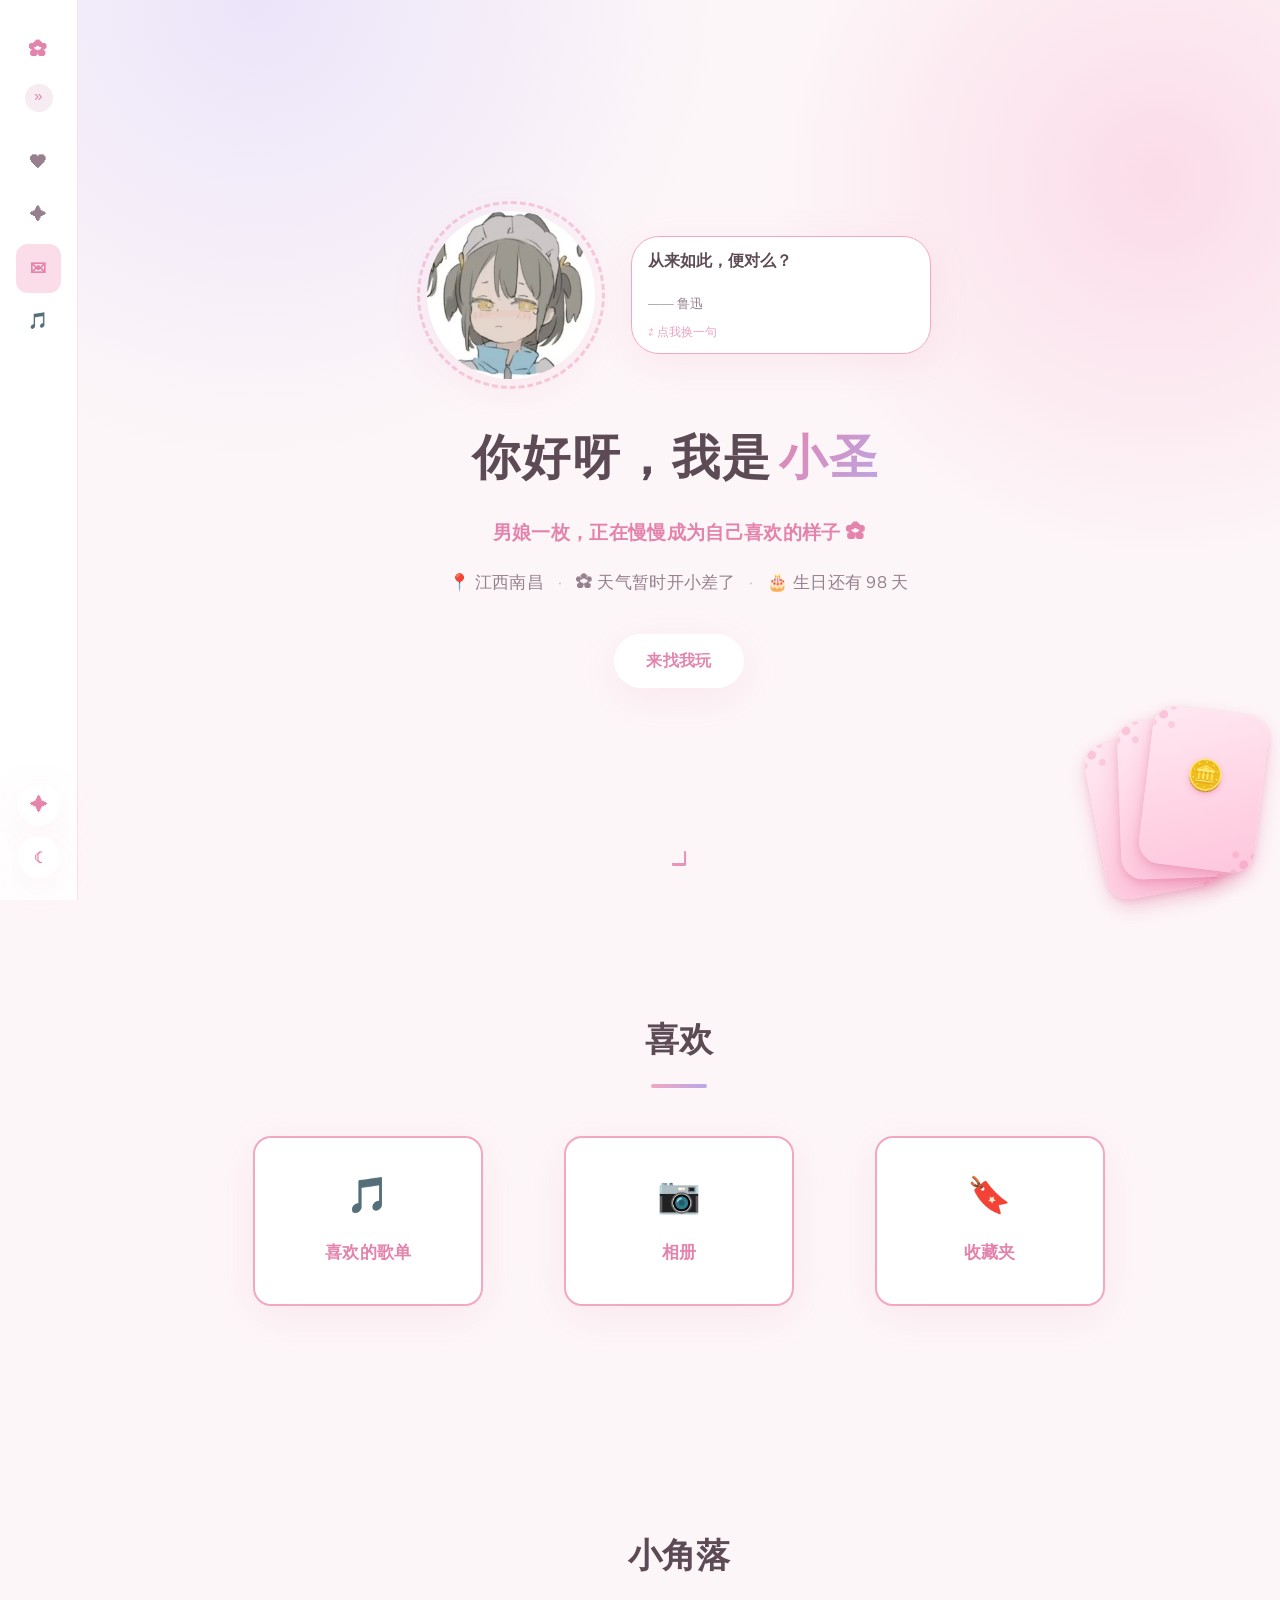
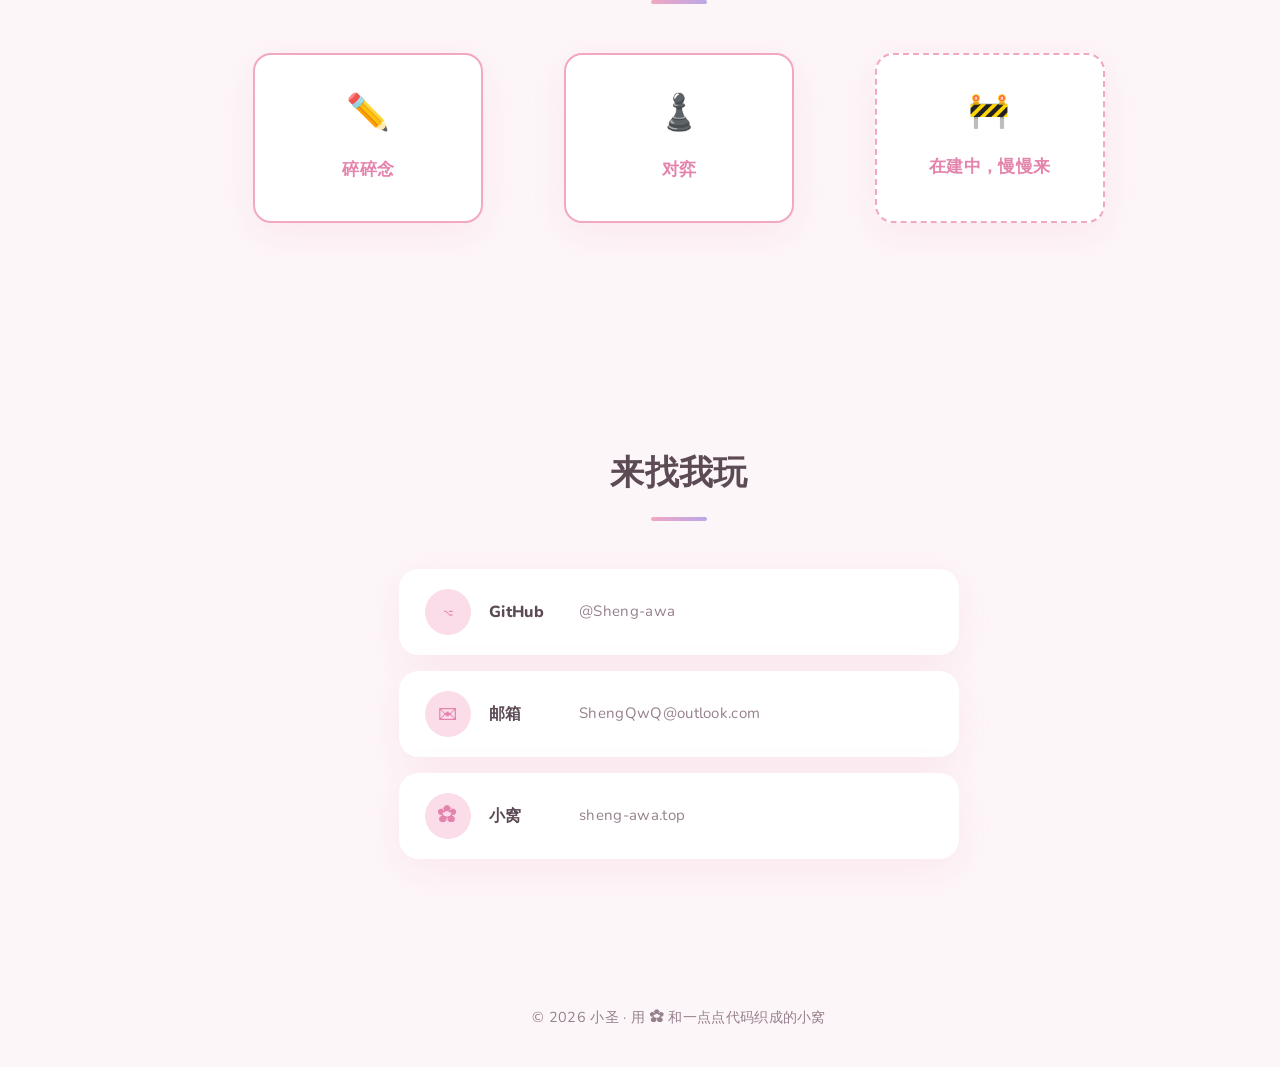
<file: index.html>
<!DOCTYPE html>
<html lang="zh-CN" data-theme="light">
<head>
  <meta charset="UTF-8" />
  <meta name="viewport" content="width=device-width, initial-scale=1.0" />
  <title>小圣的小窝 ✿</title>
  <meta name="description" content="小圣的个人小角落——软乎乎、慢悠悠、很舒服。" />
  <link rel="icon" type="image/png" sizes="32x32" href="assets/img/favicon-32.png" />
  <link rel="icon" type="image/png" sizes="192x192" href="assets/img/favicon-192.png" />
  <link rel="apple-touch-icon" href="assets/img/apple-touch-icon.png" />
  <link rel="preconnect" href="https://fonts.googleapis.com" />
  <link rel="preconnect" href="https://fonts.gstatic.com" crossorigin />
  <link href="https://fonts.googleapis.com/css2?family=Nunito:ital,wght@0,400;0,600;0,700;0,800;1,400&display=swap" rel="stylesheet" />
  <link rel="stylesheet" href="assets/css/style.css" />
</head>
<body>
  <!-- 页面过渡纱幕：进入时粉白淡出；去音乐页时换夜色盖上 -->
  <div class="page-veil page-veil--day page-veil--enter" aria-hidden="true"></div>

  <!-- 飘落的花瓣层（JS 生成，尊重减少动态偏好） -->
  <div class="petal-layer" id="petalLayer" aria-hidden="true"></div>

  <!-- 特效画布：粉色鼠标轨迹 + 飘雪 -->
  <canvas class="fx-canvas" id="fxCanvas" aria-hidden="true"></canvas>

  <!-- 右下角占卜扑克牌：三张斜叠，悬停立起露字，点击翻牌占卜（六爻 / 一签 / 今日小幸运） -->
  <div class="cards" id="fortuneCards" aria-label="占卜">
    <div class="cards__bubble" id="cardsBubble" aria-hidden="true"></div>
    <div class="cards__pile">
      <button class="cards__card cards__card--lucky" data-card="lucky" aria-label="今日小幸运">
        <span class="cards__face">
          <span class="cards__suit">✿</span>
          <span class="cards__label">幸运</span>
        </span>
      </button>
      <button class="cards__card cards__card--qian" data-card="qian" aria-label="每日一签">
        <span class="cards__face">
          <span class="cards__suit">🎋</span>
          <span class="cards__label">一签</span>
        </span>
      </button>
      <button class="cards__card cards__card--liuyao" data-card="liuyao" aria-label="六爻金钱卦">
        <span class="cards__face">
          <span class="cards__suit">🪙</span>
          <span class="cards__label">六爻</span>
        </span>
      </button>
    </div>
  </div>

  <!-- 导航（GitHub 风格：左侧 logo + 链接，右侧操作；宽屏为可伸缩侧边栏） -->
  <header class="nav" id="nav">
    <div class="nav__left">
      <div class="nav__header">
        <a class="nav__logo" href="#top"><span class="nav__logo-mark">✿</span><span class="nav__logo-text">小圣的小窝</span></a>
        <button class="nav__collapse" id="navCollapse" aria-label="收起 / 展开侧边栏" title="收起 / 展开">
          <span class="nav__collapse-icon">«</span>
        </button>
      </div>
      <nav class="nav__links">
        <a href="#likes"><span class="nav__icon">❤</span><span class="nav__text">喜欢</span></a>
        <a href="#corner"><span class="nav__icon">✦</span><span class="nav__text">小角落</span></a>
        <a href="#contact"><span class="nav__icon">✉</span><span class="nav__text">联系</span></a>
        <a href="music.html"><span class="nav__icon">🎵</span><span class="nav__text">音乐</span></a>
      </nav>
    </div>
    <div class="nav__right">
      <button class="star-toggle" id="starToggle" aria-label="切换星空模式" title="星空模式">
        <span class="star-toggle__icon">✦</span>
      </button>
      <button class="theme-toggle" id="themeToggle" aria-label="切换明暗主题" title="切换主题">
        <span class="theme-toggle__icon">☾</span>
      </button>
    </div>
  </header>

  <main id="top">
    <!-- Hero -->
    <section class="hero">
      <div class="hero__inner">
        <div class="hero__avatar-row reveal">
          <div class="hero__avatar-wrap">
            <div class="hero__avatar-ring"></div>
            <img class="hero__avatar" id="avatar" src="assets/img/avatar.jpg" alt="小圣的头像" title="点我有惊喜 ✿" />
          </div>
          <button class="quote" id="quoteBtn" type="button" title="点我换一句 ✿" aria-label="换一句名言">
            <span class="quote__text" id="quoteText">慢慢来，谁还没有一个努力的过程。</span>
            <span class="quote__author" id="quoteAuthor">—— 佚名</span>
            <span class="quote__hint">⇄ 点我换一句</span>
          </button>
        </div>
        <h1 class="hero__title reveal" style="--d:.12s">你好呀，我是<span class="hero__name">小圣</span></h1>
        <p class="hero__subtitle reveal" style="--d:.24s">男娘一枚，正在慢慢成为自己喜欢的样子 ✿</p>
        <p class="hero__weather reveal" style="--d:.36s">
          <span>📍 江西南昌</span>
          <span class="hero__weather-dot">·</span>
          <span id="weatherText">正在获取天气…</span>
          <span class="hero__weather-dot">·</span>
          <span id="birthdayText">🎂 …</span>
        </p>
        <div class="hero__actions reveal" style="--d:.48s">
          <a class="btn btn--ghost" href="#contact">来找我玩</a>
        </div>
      </div>
      <a class="hero__scroll-hint" href="#likes" aria-label="向下滚动">
        <span></span>
      </a>
    </section>

    <!-- 喜欢（独立栏目，和小角落平级） -->
    <section class="section" id="likes">
      <div class="container">
        <h2 class="section__title reveal">喜欢</h2>
        <div class="corner__cards reveal" style="--d:.1s">
          <a class="corner__entry" href="playlist.html">
            <span class="corner__entry-icon">🎵</span>
            <h3>喜欢的歌单</h3>
            <p>循环过很多遍的歌，都在这儿，点一下就开唱 ♪</p>
          </a>
          <a class="corner__entry" href="photos.html">
            <span class="corner__entry-icon">📷</span>
            <h3>相册</h3>
            <p>拍立得手帐，把喜欢的瞬间贴进来 ✿</p>
          </a>
          <a class="corner__entry" href="bookmarks.html">
            <span class="corner__entry-icon">🔖</span>
            <h3>收藏夹</h3>
            <p>常逛的小地方都贴在这儿，点一下就到 ✿</p>
          </a>
        </div>
      </div>
    </section>

    <!-- 小角落 -->
    <section class="section" id="corner">
      <div class="container">
        <h2 class="section__title reveal">小角落</h2>
        <div class="corner__cards reveal" style="--d:.1s">
          <a class="corner__entry" href="notes.html">
            <span class="corner__entry-icon">✏️</span>
            <h3>碎碎念</h3>
            <p>一些不成句子的话，说给自己听 ✿</p>
          </a>
          <a class="corner__entry" href="games.html">
            <span class="corner__entry-icon">♟️</span>
            <h3>对弈</h3>
            <p>这啥博弈 ---巴巴博弈</p>
          </a>
          <a class="corner__card" href="404.html" title="想看看？点进来 ✿">
            <div class="corner__wip">🚧</div>
            <h3>在建中，慢慢来</h3>
            <p>
              这里以后还会长出各种各样的东西：可能是博客、小工具，也可能是日记本。<br />
              随便折腾，不着急。<span class="corner__tease">（想看？点进来——这里什么也没有 ✿）</span>
            </p>
          </a>
        </div>
      </div>
    </section>

    <!-- 联系 -->
    <section class="section" id="contact">
      <div class="container">
        <h2 class="section__title reveal">来找我玩</h2>
        <div class="contact__list reveal" style="--d:.1s">
          <a class="contact__item" href="https://github.com/Sheng-awa" target="_blank" rel="noopener">
            <span class="contact__icon">⌥</span>
            <span class="contact__label">GitHub</span>
            <span class="contact__value">@Sheng-awa</span>
          </a>
          <a class="contact__item" href="mailto:ShengQwQ@outlook.com">
            <span class="contact__icon">✉</span>
            <span class="contact__label">邮箱</span>
            <span class="contact__value">ShengQwQ@outlook.com</span>
          </a>
          <a class="contact__item" href="https://sheng-awa.top" target="_blank" rel="noopener">
            <span class="contact__icon">✿</span>
            <span class="contact__label">小窝</span>
            <span class="contact__value">sheng-awa.top</span>
          </a>
        </div>
      </div>
    </section>
  </main>

  <footer class="footer">
    <p>© <span id="year"></span> 小圣 · 用 ✿ 和一点点代码织成的小窝</p>
  </footer>

  <script src="assets/js/main.js"></script>
  <script src="assets/js/star.js"></script>
</body>
</html>
</file>
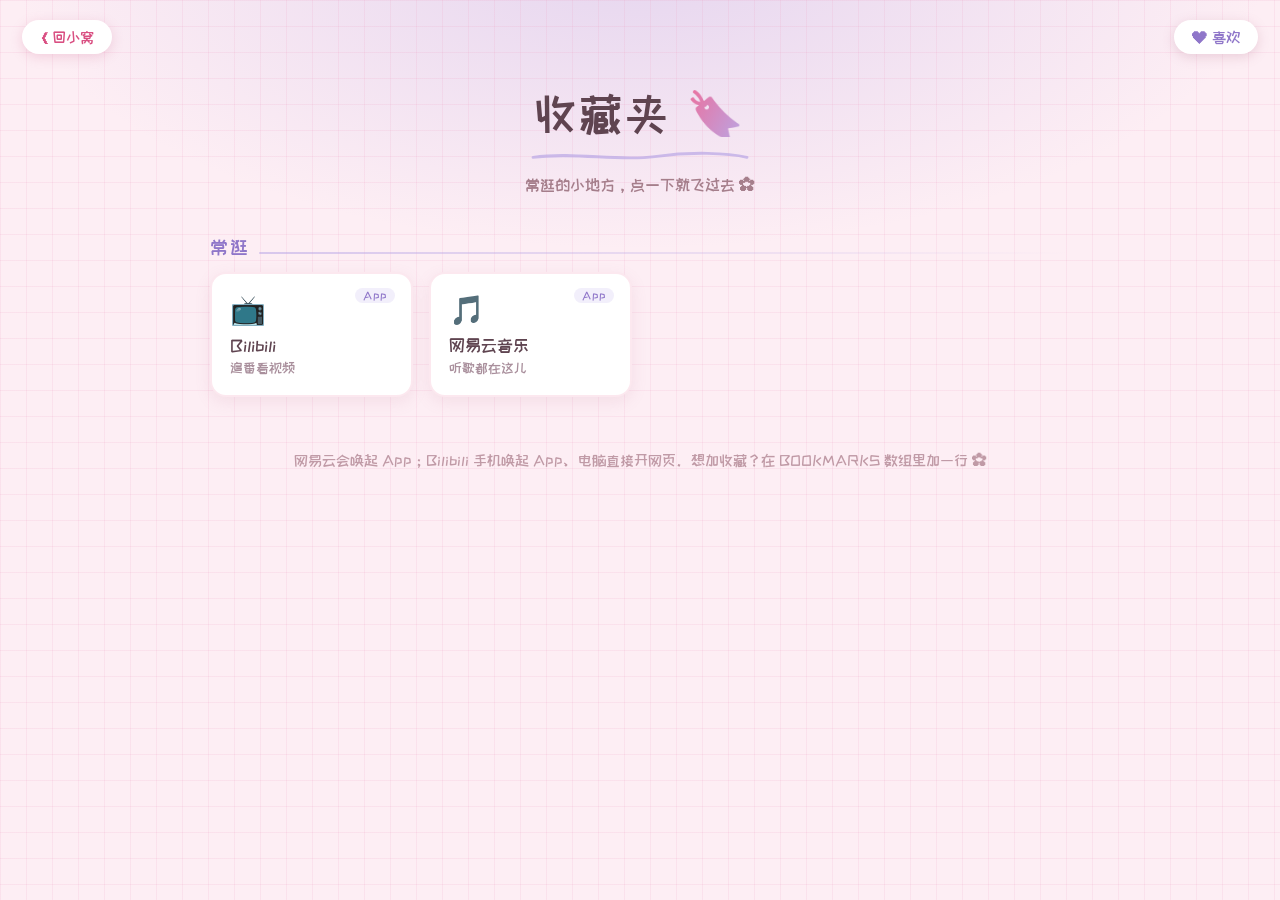
<file: bookmarks.html>
<!DOCTYPE html>
<html lang="zh-CN" data-theme="light">
<head>
  <script>
    (function () {
      try {
        var t = localStorage.getItem('sheng-theme') || (window.matchMedia('(prefers-color-scheme: dark)').matches ? 'dark' : 'light');
        if (localStorage.getItem('sheng-star') === 'on') { t = 'dark'; document.documentElement.setAttribute('data-star', 'on'); }
        document.documentElement.setAttribute('data-theme', t);
      } catch (e) {}
    })();
  </script>
  <meta charset="UTF-8" />
  <meta name="viewport" content="width=device-width, initial-scale=1.0" />
  <title>收藏夹 🔖 小圣的小窝</title>
  <meta name="description" content="小圣常逛的小地方，都贴在这儿。" />
  <link rel="icon" type="image/png" sizes="32x32" href="assets/img/favicon-32.png" />
  <link rel="icon" type="image/png" sizes="192x192" href="assets/img/favicon-192.png" />
  <link rel="apple-touch-icon" href="assets/img/apple-touch-icon.png" />
  <link rel="preconnect" href="https://fonts.googleapis.com" />
  <link rel="preconnect" href="https://fonts.gstatic.com" crossorigin />
  <link href="https://fonts.googleapis.com/css2?family=ZCOOL+KuaiLe&display=swap" rel="stylesheet" />
  <style>
    /* ============================================================
       收藏夹（bookmarks.html · 单文件实现）
       手帐风书签墙：分类 + 一张张小卡片，点一下就飞过去。
       数据在 script 顶部 BOOKMARKS 数组，加收藏 = 加一行：
       { cat: 分类, icon: 图标, name: 名字, url: 网页地址, desc: 一句话 }
       ============================================================ */
    :root {
      --pink: #ec6f9c;
      --pink-deep: #d94f82;
      --lavender: #b9a7e6;
      --lavender-deep: #8f76c9;
      --ink: #6f5560;
      --ink-soft: #a98f9c;
      --card-bg: #ffffff;
      --ease: cubic-bezier(.22, .61, .36, 1);
    }
    html[data-theme="dark"] {
      --pink: #f28bb4;
      --pink-deep: #ff9ec6;
      --lavender: #a58fd6;
      --lavender-deep: #c3aef0;
      --ink: #e8d9e3;
      --ink-soft: #b6a2b0;
      --card-bg: #2f2633;
    }
    * { margin: 0; padding: 0; box-sizing: border-box; }
    body {
      min-height: 100vh;
      font-family: "ZCOOL KuaiLe", "PingFang SC", "Microsoft YaHei", sans-serif;
      color: var(--ink);
      background-color: #fdeef4;
      background-image:
        linear-gradient(rgba(238, 152, 188, .15) 1px, transparent 1px),
        linear-gradient(90deg, rgba(238, 152, 188, .15) 1px, transparent 1px),
        radial-gradient(900px 420px at 50% -5%, rgba(185, 167, 230, .35) 0%, transparent 70%);
      background-size: 26px 26px, 26px 26px, auto;
      padding: 88px 18px 64px;
      overflow-x: hidden;
    }
    html[data-theme="dark"] body {
      background-color: #241b27;
      background-image:
        linear-gradient(rgba(242, 167, 195, .08) 1px, transparent 1px),
        linear-gradient(90deg, rgba(242, 167, 195, .08) 1px, transparent 1px),
        radial-gradient(900px 420px at 50% -5%, rgba(165, 143, 214, .22) 0%, transparent 70%);
    }

    /* ---------- 回小窝 / 回喜欢 ---------- */
    .back-home {
      position: fixed; top: 20px; left: 22px; z-index: 40;
      padding: 9px 18px; background: var(--card-bg); color: var(--pink-deep);
      border-radius: 999px; text-decoration: none; font-size: .98rem;
      box-shadow: 0 3px 12px rgba(210, 110, 150, .25);
      transition: transform .3s var(--ease), box-shadow .3s var(--ease);
    }
    .back-likes {
      position: fixed; top: 20px; right: 22px; z-index: 40;
      padding: 9px 18px; background: var(--card-bg); color: var(--lavender-deep);
      border-radius: 999px; text-decoration: none; font-size: .98rem;
      box-shadow: 0 3px 12px rgba(178, 110, 140, .25);
      transition: transform .3s var(--ease), box-shadow .3s var(--ease);
    }
    .back-home:hover, .back-likes:hover { transform: translateY(-2px); box-shadow: 0 8px 20px rgba(210, 110, 150, .34); }


    /* ---------- 页头 ---------- */
    .bm-header { text-align: center; }
    .bm-title { font-size: clamp(2.1rem, 5vw, 2.9rem); font-weight: 400; color: #5f4450; letter-spacing: .06em; }
    html[data-theme="dark"] .bm-title { color: #e9c8d8; }
    .bm-title span { background: linear-gradient(120deg, var(--pink), var(--lavender)); -webkit-background-clip: text; background-clip: text; color: transparent; }
    .title-underline { display: block; width: 220px; margin: 8px auto 14px; }
    .bm-sub { color: #a57e8b; font-size: 1.02rem; }
    html[data-theme="dark"] .bm-sub { color: #a28798; }

    /* ---------- 分类 + 卡片墙 ---------- */
    .bm-main { max-width: 860px; margin: 0 auto; }
    .bm-cat { margin-top: 38px; }
    .bm-cat:first-child { margin-top: 44px; }
    .bm-cat__title {
      display: flex; align-items: baseline; gap: 10px;
      font-size: 1.22rem; font-weight: 400; color: var(--lavender-deep);
      letter-spacing: .08em; margin-bottom: 16px;
    }
    .bm-cat__title::after {
      content: ""; flex: 1; height: 2px; border-radius: 2px;
      background: linear-gradient(90deg, rgba(185, 167, 230, .55), transparent);
    }
    .bm-grid {
      display: grid;
      grid-template-columns: repeat(auto-fill, minmax(200px, 1fr));
      gap: 16px;
    }
    .bm-card {
      position: relative;
      display: flex; flex-direction: column; gap: 4px;
      padding: 18px 18px 16px;
      background: var(--card-bg);
      border: 2px solid rgba(236, 111, 156, .16);
      border-radius: 16px;
      text-decoration: none; color: var(--ink);
      box-shadow: 0 5px 16px rgba(178, 110, 140, .12);
      transform: translateY(12px); opacity: 0;
      transition: transform .5s var(--ease), box-shadow .3s var(--ease),
        border-color .3s var(--ease), opacity .5s var(--ease);
    }
    .bm-card.is-in { transform: translateY(0); opacity: 1; }
    .bm-card:hover { border-color: var(--pink); box-shadow: 0 12px 26px rgba(178, 110, 140, .24); transform: translateY(-3px); }
    .bm-card__icon { font-size: 1.8rem; line-height: 1.2; margin-bottom: 6px; }
    .bm-card__name { font-size: 1.08rem; color: #5f4450; }
    .bm-card__desc { font-size: .86rem; color: var(--ink-soft); line-height: 1.55; }
    html[data-theme="dark"] .bm-card { border-color: rgba(242, 167, 195, .22); }
    html[data-theme="dark"] .bm-card__name { color: #f2dce8; }
    .bm-card__tag {
      position: absolute; top: 14px; right: 16px;
      padding: 2px 8px; border-radius: 999px;
      font-size: .72rem; letter-spacing: .08em;
      background: rgba(185, 167, 230, .18); color: var(--lavender-deep);
      transition: transform .3s var(--ease), color .3s var(--ease);
    }
    .bm-card:hover .bm-card__tag { transform: translate(2px, -2px); }

    .bm-footer { text-align: center; color: #c09aa6; margin-top: 56px; font-size: .95rem; }
    html[data-theme="dark"] .bm-footer { color: #a28798; }

    @media (max-width: 600px) {
      body { padding: 84px 12px 48px; }
      .bm-grid { grid-template-columns: repeat(auto-fill, minmax(150px, 1fr)); gap: 12px; }
      .bm-card { padding: 14px 14px 12px; }
      .bm-card__icon { font-size: 1.5rem; }
      .bm-card__name { font-size: 1rem; }
      .bm-card__desc { font-size: .8rem; }
    }
    @media (prefers-reduced-motion: reduce) {
      .bm-card { transition: none !important; opacity: 1; transform: none; }
    }

    /* ---------- 页面转场纱幕：进入时粉纱淡出（与全站一致） ---------- */
    .page-veil {
      position: fixed; inset: 0; z-index: 9999;
      pointer-events: none; opacity: 0; transition: opacity 0.38s ease;
    }
    .page-veil--blush { background: linear-gradient(165deg, #ffd9e9 0%, #ffc3d9 55%, #e6d8f6 100%); }
    html[data-theme="dark"] .page-veil--blush { background: linear-gradient(165deg, #3a2440 0%, #32203a 55%, #251b33 100%); }
    .page-veil--enter { animation: page-veil-out 0.6s ease 0.08s both; }
    @keyframes page-veil-out {
      from { opacity: 1; }
      to { opacity: 0; }
    }
    @media (prefers-reduced-motion: reduce) {
      .page-veil { transition: none; }
      .page-veil--enter { animation: none; }
    }
  </style>
</head>
<body>
  <!-- 页面转场纱幕：进入时粉纱淡出 -->
  <div class="page-veil page-veil--blush page-veil--enter" aria-hidden="true"></div>

  <a class="back-home" href="index.html" title="回到小窝">❮ 回小窝</a>
  <a class="back-likes" href="index.html#likes" title="回到喜欢">❤ 喜欢</a>

  <header class="bm-header">
    <h1 class="bm-title">收藏夹 <span>🔖</span></h1>
    <svg class="title-underline" viewBox="0 0 300 18" aria-hidden="true">
      <path d="M4,10 C60,2 120,16 170,9 S 270,4 296,10" fill="none" stroke="#b9a7e6" stroke-width="4" stroke-linecap="round" opacity=".7" />
    </svg>
    <p class="bm-sub">常逛的小地方，点一下就飞过去 ✿</p>
  </header>

  <main class="bm-main" id="bmMain"></main>

  <p class="bm-footer">网易云会唤起 App；Bilibili 手机唤起 App、电脑直接开网页。想加收藏？在 BOOKMARKS 数组里加一行 ✿</p>

  <script>
    (function () {
      'use strict';

      /* ================================================================
         收藏夹数据：想加收藏就在数组里加一行，会自动按 cat 分组。
         app = 手机 App 唤起协议（可省）；appWin = Windows 桌面协议（可省）；
         url = 网页地址（App 打不开时的兜底 / 网页版入口）。
         Windows 上没有 appWin 的条目（如 Bilibili）直接开网页。
         例：{ cat: '常逛', icon: '📺', name: 'Bilibili',
               app: 'bilibili://', url: 'https://www.bilibili.com',
               desc: '追番看视频' }
         ================================================================ */
      var BOOKMARKS = [
        { cat: '常逛', icon: '📺', name: 'Bilibili', app: 'bilibili://', url: 'https://www.bilibili.com', desc: '追番看视频' },
        { cat: '常逛', icon: '🎵', name: '网易云音乐', app: 'cloudmusic://', appWin: 'orpheus://', url: 'https://music.163.com', desc: '听歌都在这儿' }
      ];

      var mainEl = document.getElementById('bmMain');
      var fallbackTimer = null;
      var isWin = /Windows/i.test(navigator.userAgent);

      function esc(t) {
        return String(t).replace(/&/g, '&amp;').replace(/</g, '&lt;').replace(/>/g, '&gt;').replace(/"/g, '&quot;');
      }

      function render() {
        var cats = [];
        BOOKMARKS.forEach(function (b) {
          if (cats.indexOf(b.cat) < 0) cats.push(b.cat);
        });
        cats.forEach(function (cat) {
          var sec = document.createElement('section');
          sec.className = 'bm-cat';
          var title = document.createElement('h2');
          title.className = 'bm-cat__title';
          title.textContent = cat;
          var grid = document.createElement('div');
          grid.className = 'bm-grid';
          BOOKMARKS.forEach(function (b) {
            if (b.cat !== cat) return;
            var a = document.createElement('a');
            a.className = 'bm-card';
            a.href = b.url;
            a.target = '_blank';
            a.rel = 'noopener';
            /* Windows 上没有桌面协议的条目（Bilibili）直接开网页 */
            var useApp = !!(b.app && !(isWin && !b.appWin));
            a.innerHTML =
              '<span class="bm-card__icon">' + esc(b.icon) + '</span>' +
              '<span class="bm-card__name">' + esc(b.name) + '</span>' +
              (b.desc ? '<span class="bm-card__desc">' + esc(b.desc) + '</span>' : '') +
              '<span class="bm-card__tag">' + (useApp ? 'App' : '网页') + '</span>';
            if (useApp) {
              a.addEventListener('click', function (e) { e.preventDefault(); tryOpen(b); });
            }
            grid.appendChild(a);
          });
          sec.appendChild(title);
          sec.appendChild(grid);
          mainEl.appendChild(sec);
        });

        // 入场动画：一张张轻轻冒出来
        var cards = mainEl.querySelectorAll('.bm-card');
        (function stage(n) {
          if (n >= cards.length) return;
          cards[n].classList.add('is-in');
          setTimeout(function () { stage(n + 1); }, 70);
        })(0);
      }

      /* 点卡片：先试唤起 App（Windows 有桌面协议就用桌面协议）；
         页面切到后台 / 卸载 / 窗口失焦都说明 App 打开了，
         否则 3 秒后自动跳去网页版兜底 */
      function tryOpen(b) {
        var opened = false;
        var scheme = (isWin && b.appWin) ? b.appWin : b.app;
        function markOpened() { opened = true; }
        document.addEventListener('visibilitychange', function () {
          if (document.hidden) opened = true;
        }, { once: true });
        window.addEventListener('pagehide', markOpened, { once: true });
        window.addEventListener('blur', markOpened, { once: true });
        clearTimeout(fallbackTimer);
        location.href = scheme;
        fallbackTimer = setTimeout(function () {
          if (!opened) window.location.href = b.url;
        }, 3000);
      }

      render();
    })();
  </script>
  <script src="assets/js/star.js"></script>
</body>
</html>
</file>
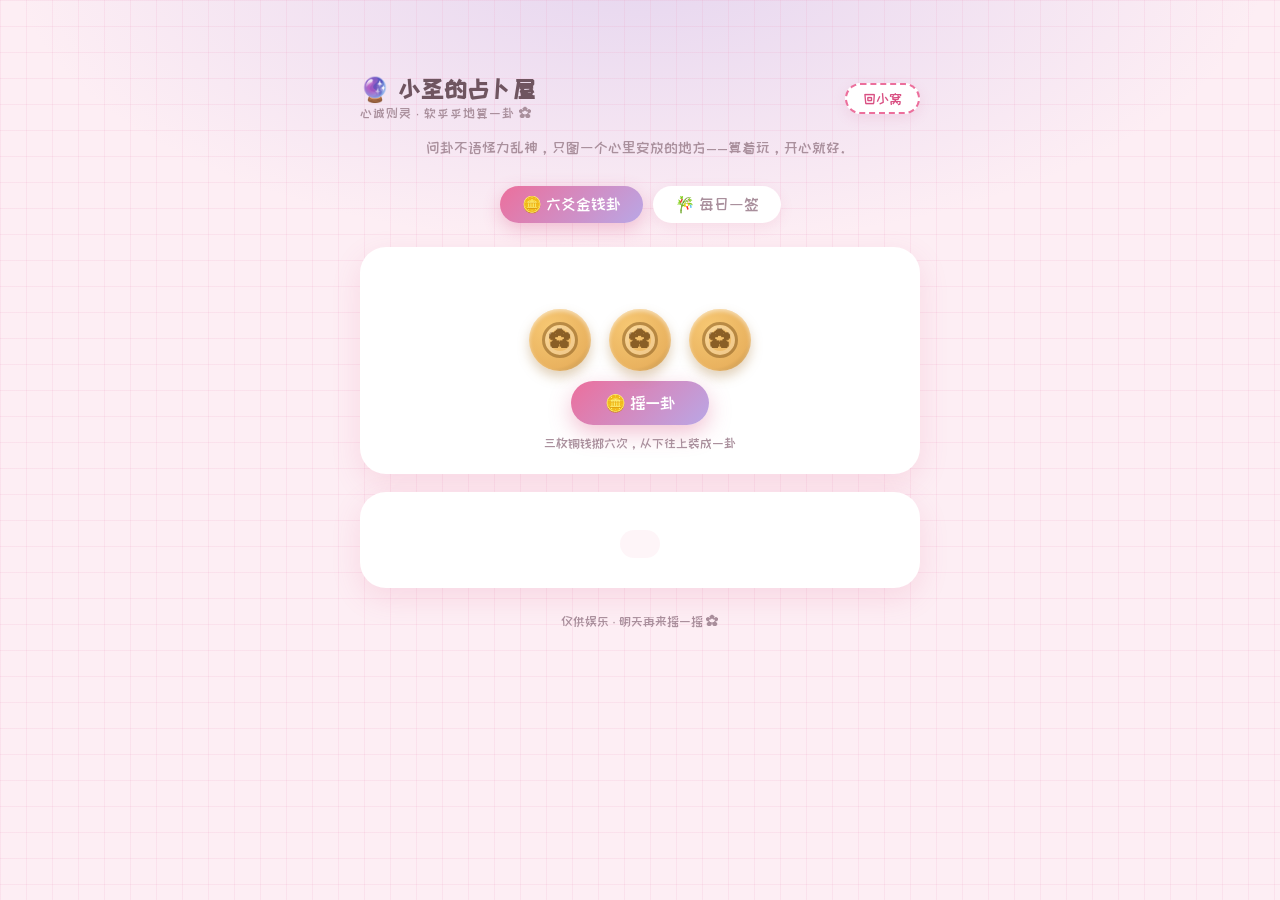
<file: fortune.html>
<!DOCTYPE html>
<html lang="zh-CN" data-theme="light">
<head>
  <script>
    (function () {
      try {
        var t = localStorage.getItem('sheng-theme') || (window.matchMedia('(prefers-color-scheme: dark)').matches ? 'dark' : 'light');
        if (localStorage.getItem('sheng-star') === 'on') { t = 'dark'; document.documentElement.setAttribute('data-star', 'on'); }
        document.documentElement.setAttribute('data-theme', t);
      } catch (e) {}
    })();
  </script>
  <meta charset="UTF-8" />
  <meta name="viewport" content="width=device-width, initial-scale=1.0" />
  <title>占卜屋 🔮 小圣的小窝</title>
  <meta name="description" content="六爻金钱卦、每日一签——软乎乎的占卜小角落。" />
  <link rel="icon" type="image/png" sizes="32x32" href="assets/img/favicon-32.png" />
  <link rel="icon" type="image/png" sizes="192x192" href="assets/img/favicon-192.png" />
  <link rel="apple-touch-icon" href="assets/img/apple-touch-icon.png" />
  <link rel="preconnect" href="https://fonts.googleapis.com" />
  <link rel="preconnect" href="https://fonts.gstatic.com" crossorigin />
  <link href="https://fonts.googleapis.com/css2?family=ZCOOL+KuaiLe&display=swap" rel="stylesheet" />
  <style>
    /* ============================================================
       占卜屋（fortune.html · 单文件实现）
       手帐风占卜页：🪙 六爻金钱卦 + 🎋 每日一签
       - 六爻：掷铜钱 6 次得本卦，动爻变卦；64 卦数据在 HEXAGRAMS
       - 一签：按当天日期定签，每天同一支
       - 转场：进入盖 mystic 纱幕自动淡出；返回盖 day 纱幕
       ============================================================ */
    :root {
      --pink: #ec6f9c;
      --pink-deep: #d94f82;
      --lavender: #b9a7e6;
      --lavender-deep: #8f76c9;
      --ink: #6f5560;
      --ink-soft: #a98f9c;
      --card-bg: #ffffff;
      --grid: rgba(238, 152, 188, .15);
      --glow: rgba(185, 167, 230, .35);
      --ease: cubic-bezier(.22, .61, .36, 1);
      --coin-a: #f7c873;   /* 铜钱颜色 */
      --coin-b: #e9b25f;
    }
    html[data-theme="dark"] {
      --pink: #f28bb4;
      --pink-deep: #ff9ec6;
      --lavender: #a58fd6;
      --lavender-deep: #c3aef0;
      --ink: #e8d9e3;
      --ink-soft: #b6a2b0;
      --card-bg: #2f2633;
      --grid: rgba(242, 139, 180, .10);
      --glow: rgba(165, 143, 214, .22);
      --coin-a: #e6b866;
      --coin-b: #c99b4e;
      --page-bg: #241b27;
    }
    * { margin: 0; padding: 0; box-sizing: border-box; }
    body {
      min-height: 100vh;
      font-family: "ZCOOL KuaiLe", "PingFang SC", "Microsoft YaHei", sans-serif;
      color: var(--ink);
      background-color: var(--page-bg, #fdeef4);
      background-image:
        linear-gradient(var(--grid) 1px, transparent 1px),
        linear-gradient(90deg, var(--grid) 1px, transparent 1px),
        radial-gradient(900px 420px at 50% -5%, var(--glow) 0%, transparent 70%);
      background-size: 26px 26px, 26px 26px, auto;
      padding: 76px 18px 72px;
      overflow-x: hidden;
    }

    /* ---------- 顶部 ---------- */
    .f-header {
      max-width: 560px;
      margin: 0 auto 14px;
      display: flex;
      align-items: center;
      justify-content: space-between;
      gap: 12px;
    }
    .f-title { font-size: 1.5rem; letter-spacing: .04em; }
    .f-title small { display: block; font-size: .8rem; color: var(--ink-soft); font-weight: 400; margin-top: 2px; }
    .f-back {
      flex: none;
      text-decoration: none;
      color: var(--pink-deep);
      border: 2px dashed var(--pink);
      border-radius: 999px;
      padding: 6px 16px;
      font-size: .9rem;
      background: var(--card-bg);
      box-shadow: 0 4px 14px rgba(217, 79, 130, .12);
      transition: transform .25s var(--ease), box-shadow .25s var(--ease);
    }
    .f-back:hover { transform: translateY(-2px); box-shadow: 0 8px 20px rgba(217, 79, 130, .22); }

    .f-sub {
      max-width: 560px;
      margin: 0 auto 26px;
      text-align: center;
      color: var(--ink-soft);
      font-size: .92rem;
      line-height: 1.7;
    }

    /* ---------- 玩法切换 ---------- */
    .f-tabs {
      max-width: 560px;
      margin: 0 auto 24px;
      display: flex;
      gap: 10px;
      justify-content: center;
    }
    .f-tab {
      border: none;
      cursor: pointer;
      font-family: inherit;
      font-size: 1rem;
      color: var(--ink-soft);
      background: var(--card-bg);
      border-radius: 999px;
      padding: 9px 22px;
      box-shadow: 0 4px 14px rgba(217, 79, 130, .10);
      transition: all .3s var(--ease);
    }
    .f-tab:hover { transform: translateY(-2px); color: var(--pink-deep); }
    .f-tab.is-on { background: linear-gradient(135deg, var(--pink), var(--lavender)); color: #fff; box-shadow: 0 6px 18px rgba(217, 79, 130, .30); }
    .f-pane { display: none; }
    .f-pane.is-on { display: block; }

    /* ---------- 通用卡片 ---------- */
    .f-card {
      max-width: 560px;
      margin: 0 auto 18px;
      background: var(--card-bg);
      border-radius: 26px;
      padding: 22px 22px 24px;
      box-shadow: 0 10px 30px rgba(217, 79, 130, .14);
      position: relative;
      transition: box-shadow .3s var(--ease);
    }
    .f-card--center { text-align: center; }

    .f-enter {
      opacity: 0;
      transform: translateY(22px) rotate(-1deg);
      animation: f-in .7s var(--ease) forwards;
      animation-delay: var(--d, 0s);
    }
    @keyframes f-in {
      to { opacity: 1; transform: translateY(0) rotate(0); }
    }

    /* ---------- 六爻：铜钱 ---------- */
    .coins {
      display: flex;
      gap: 18px;
      justify-content: center;
      margin: 18px 0 10px;
      min-height: 84px;
      align-items: flex-end;
    }
    .coin {
      position: relative;
      width: 62px;
      height: 62px;
      border-radius: 50%;
      background: radial-gradient(circle at 34% 30%, var(--coin-a), var(--coin-b) 68%, #a97c3a);
      box-shadow: 0 6px 12px rgba(169, 124, 58, .35), inset 0 2px 4px rgba(255, 255, 255, .55);
      display: flex;
      align-items: center;
      justify-content: center;
      color: #8a5f26;
      font-size: 1.35rem;
      font-weight: 800;
      opacity: 0;
      transform: scale(.4) translateY(30px);
    }
    .coin::after {
      content: "";
      position: absolute;
      inset: 13px;
      border-radius: 50%;
      border: 3px solid rgba(138, 95, 38, .55);
      box-shadow: inset 0 0 0 4px rgba(255, 255, 255, .25);
    }
    .coin.is-in { opacity: 1; transform: scale(1) translateY(0); transition: all .45s var(--ease); transition-delay: var(--cd, 0s); }
    .coin.is-toss {
      animation: coin-toss .75s var(--ease) forwards;
    }
    .coin.is-done { opacity: 1; transform: scale(1) translateY(0); }
    @keyframes coin-toss {
      0%   { transform: translateY(0) rotate(0) scale(1); }
      30%  { transform: translateY(-58px) rotate(-200deg) scale(1.05); }
      60%  { transform: translateY(6px) rotate(160deg) scale(.98); }
      80%  { transform: translateY(-22px) rotate(-60deg) scale(1.02); }
      100% { transform: translateY(0) rotate(0) scale(1); }
    }
    .coin.is-done[data-face="字"] { color: #7d5420; }
    .coin.is-done[data-face="花"] { color: #a8443f; }

    /* ---------- 六爻：卦象 ---------- */
    .yao-wrap {
      display: flex;
      justify-content: center;
      margin: 16px 0 6px;
    }
    .yao-col {
      display: flex;
      flex-direction: column;
      align-items: center;
      gap: 10px;
      padding: 14px 20px;
      background: rgba(238, 152, 188, .10);
      border-radius: 20px;
    }
    .yao-row {
      display: flex;
      align-items: center;
      gap: 8px;
      opacity: 0;
      transform: scale(.7);
    }
    .yao-row.is-in { opacity: 1; transform: scale(1); transition: all .4s var(--ease); }
    .yao-mark { font-size: .68rem; color: var(--ink-soft); width: 2em; text-align: right; }
    .yao-bar { position: relative; width: 64px; height: 10px; border-radius: 999px; background: var(--pink-deep); }
    .yao-row--yin .yao-bar { background: var(--lavender-deep); }
    .yao-bar::after { content: ""; position: absolute; inset: 0; width: 50%; left: 25%; background: var(--card-bg); border-radius: 999px; }
    .yao-row--yang .yao-bar::after { display: none; }
    .yao-dong {
      width: 9px; height: 9px;
      border-radius: 50%;
      background: var(--pink);
      box-shadow: 0 0 0 3px rgba(236, 111, 156, .25);
    }
    .yao-no { font-size: .68rem; color: var(--ink-soft); width: 2em; }

    /* ---------- 结果卡 ---------- */
    .gua-card {
      background: linear-gradient(150deg, rgba(236, 111, 156, .08), rgba(185, 167, 230, .12));
      border: 2px dashed rgba(236, 111, 156, .45);
      border-radius: 22px;
      padding: 16px 18px;
      margin-top: 14px;
      text-align: left;
      position: relative;
      overflow: hidden;
    }
    .gua-card::before {
      content: "✿";
      position: absolute;
      right: -6px; top: -8px;
      font-size: 3rem;
      color: rgba(236, 111, 156, .14);
      transform: rotate(18deg);
    }
    .gua-head { display: flex; align-items: baseline; gap: 10px; flex-wrap: wrap; }
    .gua-name { font-size: 1.28rem; color: var(--pink-deep); }
    .gua-luck {
      font-size: .72rem;
      padding: 2px 10px;
      border-radius: 999px;
      background: rgba(236, 111, 156, .16);
      color: var(--pink-deep);
    }
    .gua-luck--hi { background: rgba(185, 167, 230, .22); color: var(--lavender-deep); }
    .gua-text { font-size: 1rem; line-height: 1.75; margin-top: 8px; }
    .gua-text b { color: var(--pink-deep); font-weight: 800; }
    .gua-bai { margin-top: 8px; font-size: .94rem; color: var(--ink-soft); line-height: 1.75; }
    .gua-dong {
      margin-top: 10px;
      font-size: .8rem;
      color: var(--lavender-deep);
      background: rgba(185, 167, 230, .14);
      border-radius: 999px;
      display: inline-block;
      padding: 3px 12px;
    }
    .f-btn {
      border: none;
      cursor: pointer;
      font-family: inherit;
      font-size: 1.05rem;
      color: #fff;
      background: linear-gradient(135deg, var(--pink), var(--lavender));
      border-radius: 999px;
      padding: 12px 34px;
      box-shadow: 0 8px 22px rgba(217, 79, 130, .35);
      transition: transform .25s var(--ease), box-shadow .25s var(--ease);
    }
    .f-btn:hover { transform: translateY(-3px); box-shadow: 0 12px 28px rgba(217, 79, 130, .45); }
    .f-btn:active { transform: translateY(0); }
    .f-btn.is-busy { opacity: .6; pointer-events: none; }
    .f-hint { margin-top: 12px; font-size: .8rem; color: var(--ink-soft); }

    /* ---------- 每日一签 ---------- */
    .qian-box {
      position: relative;
      width: 132px;
      height: 168px;
      margin: 12px auto 6px;
    }
    .qian-tube {
      position: absolute;
      bottom: 0; left: 50%;
      transform: translateX(-50%);
      width: 96px;
      height: 128px;
      background: linear-gradient(100deg, #e8b98a 0%, #d99d63 55%, #c98a4f 100%);
      border-radius: 16px 16px 12px 12px;
      box-shadow: 0 10px 20px rgba(201, 138, 79, .4), inset -10px 0 14px rgba(0, 0, 0, .12);
      overflow: hidden;
    }
    .qian-tube::before {
      content: "";
      position: absolute;
      inset: 0;
      background: repeating-linear-gradient(180deg, transparent 0 16px, rgba(120, 74, 28, .18) 16px 20px);
    }
    .qian-tube::after {
      content: "";
      position: absolute;
      bottom: 0; left: 50%;
      transform: translateX(-50%);
      width: 118px; height: 34px;
      background: linear-gradient(100deg, #e8b98a, #c98a4f);
      border-radius: 50%;
      box-shadow: 0 -3px 8px rgba(120, 74, 28, .25);
    }
    .qian-stick {
      position: absolute;
      bottom: 26px; left: 50%;
      width: 10px;
      height: 132px;
      background: linear-gradient(180deg, #f7d9ac, #e0b27c);
      border-radius: 5px;
      transform: translateX(-50%) rotate(0deg);
      transform-origin: bottom center;
      box-shadow: 0 2px 4px rgba(120, 74, 28, .3);
      transition: transform .6s var(--ease);
    }
    .qian-stick::before {
      content: "🎋";
      position: absolute;
      top: -6px; left: 50%;
      transform: translateX(-50%);
      font-size: .9rem;
    }
    .qian-box.is-shake .qian-tube { animation: tube-shake .6s ease; }
    .qian-box.is-shake .qian-stick { animation: stick-shake .6s ease; }
    @keyframes tube-shake {
      0%, 100% { transform: translateX(-50%) rotate(0); }
      25% { transform: translateX(-52%) rotate(-4deg); }
      50% { transform: translateX(-48%) rotate(4deg); }
      75% { transform: translateX(-51%) rotate(-2deg); }
    }
    @keyframes stick-shake {
      0%, 100% { transform: translateX(-50%) rotate(0); }
      25% { transform: translateX(-50%) rotate(10deg); }
      50% { transform: translateX(-50%) rotate(-8deg); }
      75% { transform: translateX(-50%) rotate(5deg); }
    }
    .qian-box.is-out .qian-stick {
      transform: translateX(30%) rotate(-24deg) translateY(-30px);
    }
    .qian-date { font-size: .82rem; color: var(--ink-soft); margin-top: 4px; }

    /* ---------- 页脚 ---------- */
    .f-foot { text-align: center; color: var(--ink-soft); font-size: .8rem; margin-top: 26px; }

    /* ---------- 纱幕（进入淡出；返回时盖天亮色） ---------- */
    .page-veil {
      position: fixed;
      inset: 0;
      z-index: 9999;
      pointer-events: none;
      opacity: 0;
      transition: opacity 0.38s ease;
    }
    .page-veil--mystic { background: linear-gradient(165deg, #e6dbfb 0%, #d3bef5 55%, #bda6ec 100%); }
    html[data-theme="dark"] .page-veil--mystic { background: linear-gradient(165deg, #161226 0%, #241a3d 55%, #35214f 100%); }
    .page-veil--mystic::before {
      content: "";
      position: absolute;
      inset: 0;
      background:
        radial-gradient(2px 2px at 18% 30%, #8f76c9 0 2px, transparent 3px),
        radial-gradient(1.5px 1.5px at 72% 18%, #8f76c9 0 2px, transparent 3px),
        radial-gradient(2px 2px at 84% 62%, #8f76c9 0 2px, transparent 3px),
        radial-gradient(1.5px 1.5px at 34% 72%, #8f76c9 0 2px, transparent 3px),
        radial-gradient(1px 1px at 52% 44%, #8f76c9 0 1px, transparent 2px),
        radial-gradient(1.5px 1.5px at 10% 58%, #8f76c9 0 2px, transparent 3px),
        radial-gradient(1px 1px at 92% 84%, #8f76c9 0 1px, transparent 2px);
      animation: mystic-twinkle 1.6s ease-in-out infinite alternate;
    }
    @keyframes mystic-twinkle {
      from { opacity: .35; }
      to { opacity: 1; }
    }
    .page-veil--day { background: linear-gradient(165deg, #fff3f7 0%, #ffe7f0 55%, #ffd9e8 100%); }
    html[data-theme="dark"] .page-veil--day { background: linear-gradient(165deg, #2b2230 0%, #241a28 55%, #1b1320 100%); }
    .page-veil--enter { animation: page-veil-out 0.6s ease 0.08s both; }
    @keyframes page-veil-out {
      from { opacity: 1; }
      to { opacity: 0; }
    }
    @media (prefers-reduced-motion: reduce) {
      .page-veil { transition: none; }
      .page-veil--enter { animation: none; }
      .f-enter, .coin, .yao-row { opacity: 1; transform: none; animation: none; }
    }

    @media (max-width: 560px) {
      body { padding: 64px 12px 60px; }
      .f-title { font-size: 1.25rem; }
      .yao-bar { width: 52px; }
    }
  </style>
</head>
<body>
  <!-- 进入纱幕：mystic 星夜，自动淡出 -->
  <div class="page-veil page-veil--mystic page-veil--enter" aria-hidden="true"></div>

  <header class="f-header">
    <h1 class="f-title">🔮 小圣的占卜屋<small>心诚则灵 · 软乎乎地算一卦 ✿</small></h1>
    <a class="f-back" href="index.html" id="backHome">回小窝</a>
  </header>
  <p class="f-sub f-enter" style="--d:.08s">问卦不语怪力乱神，只图一个心里安放的地方——算着玩，开心就好。</p>

  <!-- 玩法切换 -->
  <div class="f-tabs f-enter" style="--d:.14s">
    <button class="f-tab is-on" data-tab="liuyao">🪙 六爻金钱卦</button>
    <button class="f-tab" data-tab="qian">🎋 每日一签</button>
  </div>

  <!-- 🪙 六爻金钱卦 -->
  <section class="f-pane is-on" id="pane-liuyao">
    <div class="f-card f-card--center f-enter" style="--d:.2s">
      <div class="coins" id="coins"></div>
      <button class="f-btn" id="tossBtn">🪙 摇一卦</button>
      <p class="f-hint" id="tossHint">三枚铜钱掷六次，从下往上装成一卦</p>
    </div>

    <div class="f-card f-enter" id="yaoCard" style="--d:.28s">
      <div class="yao-wrap"><div class="yao-col" id="yaoCol"></div></div>
      <div id="guaResult"></div>
    </div>
  </section>

  <!-- 🎋 每日一签 -->
  <section class="f-pane" id="pane-qian">
    <div class="f-card f-card--center f-enter" style="--d:.2s">
      <div class="qian-box" id="qianBox">
        <div class="qian-stick" id="qianStick"></div>
        <div class="qian-tube"></div>
      </div>
      <button class="f-btn" id="qianBtn">🎋 抽一支签</button>
      <p class="qian-date" id="qianDate"></p>
    </div>
    <div class="f-card f-enter" id="qianResult" style="--d:.28s"></div>
  </section>

  <p class="f-foot">仅供娱乐 · 明天再来摇一摇 ✿</p>

  <script>
    (function () {
      "use strict";

      /* ============================================================
         64 卦数据：n 卦名 / c 六爻编码(自上而下，1=阳 0=阴) / s 卦辞 / b 白话 / f 吉凶
         ============================================================ */
      var HEXAGRAMS = [
        { n: "乾为天", c: "111111", f: "上上", s: "元亨利贞", b: "天行健——大大方方往前冲，你比自己想的更有劲头。" },
        { n: "坤为地", c: "000000", f: "上上", s: "元亨，利牝马之贞", b: "厚德载物，温温柔柔也能托起整个世界。" },
        { n: "水雷屯", c: "010100", f: "中平", s: "元亨利贞，勿用有攸往，利建侯", b: "万事开头难，像小苗破土，再努力顶一顶。" },
        { n: "山水蒙", c: "001010", f: "中平", s: "亨。匪我求童蒙，童蒙求我", b: "蒙蒙的，不急——先问、再学，答案会自己走过来。" },
        { n: "水天需", c: "010111", f: "中吉", s: "有孚，光亨，贞吉，利涉大川", b: "饭要一口一口吃，雨要等云慢慢来，等等就好。" },
        { n: "天水讼", c: "111010", f: "下下", s: "有孚窒惕，中吉，终凶", b: "吵架赢不了温柔，退一步，海阔天空。" },
        { n: "地水师", c: "000010", f: "中吉", s: "贞，丈人吉，无咎", b: "纪律和耐心是你的铠甲，队伍正在慢慢成形。" },
        { n: "水地比", c: "010000", f: "中吉", s: "吉。原筮，元永贞，无咎", b: "亲亲的伙伴在身边，被惦记的感觉真好。" },
        { n: "风天小畜", c: "011111", f: "中吉", s: "亨。密云不雨，自我西郊", b: "云厚了还没下雨，别急，聚一聚就下啦。" },
        { n: "天泽履", c: "111110", f: "中吉", s: "履虎尾，不咥人，亨", b: "踩着老虎尾巴也能走稳——你比想象中勇敢。" },
        { n: "地天泰", c: "000111", f: "上上", s: "小往大来，吉亨", b: "小往大来，好运正在敲你的门。" },
        { n: "天地否", c: "111000", f: "下下", s: "否之匪人，不利君子贞", b: "坏天气会过去，别在低谷里搭帐篷。" },
        { n: "天火同人", c: "111101", f: "中吉", s: "同人于野，亨，利涉大川", b: "和喜欢的人一起走，路会变短。" },
        { n: "火天大有", c: "101111", f: "上上", s: "元亨", b: "满满一大捧的好运，接住！别害羞。" },
        { n: "地山谦", c: "000001", f: "上上", s: "亨，君子有终", b: "弯弯腰的稻穗最饱满，你低调的样子闪闪发光。" },
        { n: "雷地豫", c: "100000", f: "中吉", s: "利建侯行师", b: "开心的时候，连风都跟着你跳舞。" },
        { n: "泽雷随", c: "110100", f: "中吉", s: "元亨利贞，无咎", b: "跟着心走，顺其自然，该来的都在路上。" },
        { n: "山风蛊", c: "001011", f: "中平", s: "元亨，利涉大川", b: "旧的乱了就收拾收拾，重新出发更轻盈。" },
        { n: "地泽临", c: "000110", f: "中吉", s: "元亨利贞", b: "好消息正在路上，它跑得有点慢，别急。" },
        { n: "风地观", c: "011000", f: "中平", s: "盥而不荐，有孚颙若", b: "站高一点看看，你比自己以为的看得更远。" },
        { n: "火雷噬嗑", c: "101100", f: "中平", s: "亨。利用狱", b: "有点硬骨头？咬一口——咔嚓，就解决了。" },
        { n: "山火贲", c: "001101", f: "中平", s: "亨。小利有攸往", b: "给自己打扮打扮，今天也要漂漂亮亮的。" },
        { n: "山地剥", c: "001000", f: "下下", s: "不利有攸往", b: "墙皮在掉也没关系，剥到底就是新的开始。" },
        { n: "地雷复", c: "000100", f: "中吉", s: "亨。反复其道，七日来复", b: "一阳来复，春天在冻土底下悄悄冒头。" },
        { n: "天雷无妄", c: "111100", f: "中吉", s: "元亨利贞，其匪正有眚", b: "不骗自己，就不会被骗——做个坦荡荡的小孩。" },
        { n: "山天大畜", c: "001111", f: "中吉", s: "利贞，不家食吉", b: "厚积薄发，你攒的力气会一次性开花。" },
        { n: "山雷颐", c: "001100", f: "中吉", s: "贞吉。观颐，自求口实", b: "好好吃饭，好好睡觉，身体在偷偷长力气。" },
        { n: "泽风大过", c: "110011", f: "下下", s: "栋桡。利有攸往，亨", b: "担子重了点，但你能扛——撑住，别塌。" },
        { n: "坎为水", c: "010010", f: "下下", s: "习坎，有孚，维心亨", b: "水坑一个接一个，小心走，但别停。" },
        { n: "离为火", c: "101101", f: "中吉", s: "利贞，亨", b: "心是亮堂堂的，跟着光走就对啦。" },
        { n: "泽山咸", c: "110001", f: "中吉", s: "亨，利贞，取女吉", b: "心动是不讲道理的，但也别太上头哦。" },
        { n: "雷风恒", c: "100011", f: "中吉", s: "亨，无咎，利贞，利有攸往", b: "慢慢来，细水长流才是最长情的告白。" },
        { n: "天山遁", c: "111001", f: "中平", s: "亨。小利贞", b: "该退就退，退一步不是输，是给未来让路。" },
        { n: "雷天大壮", c: "100111", f: "中吉", s: "利贞", b: "气势正盛！但也记得别用力过猛。" },
        { n: "火地晋", c: "101000", f: "中吉", s: "康侯用锡马蕃庶，昼日三接", b: "太阳升起来了，你的好日子也晒到了。" },
        { n: "地火明夷", c: "000101", f: "中平", s: "利艰贞", b: "天黑了正好看星星，受伤的翅膀会再长。" },
        { n: "风火家人", c: "011101", f: "中吉", s: "利女贞", b: "家里有灯火，心里就有底气。" },
        { n: "火泽睽", c: "101110", f: "中平", s: "小事吉", b: "意见不一样也没关系，小火煮出好味道。" },
        { n: "水山蹇", c: "010001", f: "下下", s: "利西南，不利东北，利见大人", b: "路滑、坡陡——但前面就是平地了。" },
        { n: "雷水解", c: "100010", f: "中吉", s: "利西南，无所往，其来复吉", b: "雨过天晴，僵住的事会自己松开。" },
        { n: "山泽损", c: "001110", f: "中吉", s: "有孚，元吉，无咎，可贞", b: "舍掉一点，才会腾出手来接更大的礼物。" },
        { n: "风雷益", c: "011100", f: "上吉", s: "利有攸往，利涉大川", b: "好运在添柴，你只管往前走。" },
        { n: "泽天夬", c: "110111", f: "中吉", s: "扬于王庭，孚号有厉", b: "该决断啦——咔嚓一声，干脆利落。" },
        { n: "天风姤", c: "111011", f: "下下", s: "女壮，勿用取女", b: "突然的心动？先别急着许终身。" },
        { n: "泽地萃", c: "110000", f: "中吉", s: "亨，王假有庙，利见大人", b: "大家聚在一起，热闹又有力量。" },
        { n: "地风升", c: "000011", f: "中吉", s: "元亨，用见大人，南征吉", b: "芝麻开花节节高，往上走，别回头。" },
        { n: "泽水困", c: "110010", f: "下下", s: "亨，贞，大人吉，无咎", b: "井枯了还有泉眼，困一下就醒啦。" },
        { n: "水风井", c: "010011", f: "中吉", s: "改邑不改井，无丧无得", b: "稳住自己的节奏，别被外界搅浑。" },
        { n: "泽火革", c: "110101", f: "中吉", s: "己日乃孚，元亨利贞", b: "旧的烧掉，新的才会亮——勇敢地变一变。" },
        { n: "火风鼎", c: "101011", f: "上吉", s: "元吉，亨", b: "香气扑鼻的好东西正在锅里，别掀盖太早。" },
        { n: "震为雷", c: "100100", f: "中吉", s: "亨。震来虩虩，笑言哑哑", b: "雷声大，雨点小——吓一跳而已，没事。" },
        { n: "艮为山", c: "001001", f: "中平", s: "艮其背，不获其身，无咎", b: "停下来，安静一下，山会给你答案。" },
        { n: "风山渐", c: "011001", f: "中吉", s: "女归吉，利贞", b: "小步小步走，稳的步子最远。" },
        { n: "雷泽归妹", c: "100110", f: "下下", s: "征凶，无攸利", b: "急不得，缘分不是赶出来的。" },
        { n: "雷火丰", c: "100101", f: "中吉", s: "亨，王假之，勿忧，宜日中", b: "阳光正好，丰收在望——别客气，好好享用。" },
        { n: "火山旅", c: "101001", f: "下下", s: "小亨，旅贞吉", b: "在路上的人，口袋里装满了故事。" },
        { n: "巽为风", c: "011011", f: "中吉", s: "小亨，利有攸往，利见大人", b: "像风一样软，像风一样钻——温柔的坚持。" },
        { n: "兑为泽", c: "110110", f: "中吉", s: "亨，利贞", b: "今天适合大笑，笑声会传染。" },
        { n: "风水涣", c: "011010", f: "中吉", s: "亨，王假有庙，利涉大川", b: "心里的冰化了，往前飘吧。" },
        { n: "水泽节", c: "010110", f: "中平", s: "亨。苦节，不可贞", b: "刚刚好，就是最好——别贪杯哦。" },
        { n: "风泽中孚", c: "011110", f: "中吉", s: "豚鱼吉，利涉大川，利贞", b: "心里装着信，脚下就稳了。" },
        { n: "雷山小过", c: "100001", f: "中平", s: "亨，利贞，可小事，不可大事", b: "小事上柔软一点，大事上自有分寸。" },
        { n: "水火既济", c: "010101", f: "上吉", s: "亨小，利贞，初吉终乱", b: "水满火旺，大功告成——别忘了收尾。" },
        { n: "火水未济", c: "101010", f: "下下", s: "亨。小狐汔济，濡其尾，无攸利", b: "还没完！故事最好看的部分，正要开始。" }
      ];

      var YI = ["睡到自然醒", "吃块小蛋糕", "发一会儿呆", "打扮得漂漂亮亮", "给自己买朵花", "早点睡", "慢慢走路", "深呼吸十次"];
      var JI = ["熬夜刷手机", "赶急赶慢", "冲动消费", "吃太辣", "生闷气", "说谎话", "过度纠结", "把烦恼憋在心里"];
      var WEN = ["初", "二", "三", "四", "五", "上"];
      var reduceMotion = window.matchMedia("(prefers-reduced-motion: reduce)").matches;

      function findGua(code) {
        for (var i = 0; i < HEXAGRAMS.length; i++) {
          if (HEXAGRAMS[i].c === code) return HEXAGRAMS[i];
        }
        return HEXAGRAMS[0];
      }

      function byIndex(i) { return HEXAGRAMS[i % 64]; }

      /* ---------- 页面转场 ---------- */
      function leaveTo(url, mood) {
        var veil = document.querySelector(".page-veil");
        if (!veil || reduceMotion) { location.href = url; return; }
        veil.classList.remove("page-veil--enter", "page-veil--mystic", "page-veil--day");
        veil.classList.add("page-veil--" + mood);
        void veil.offsetWidth;
        veil.style.opacity = "1";
        setTimeout(function () { location.href = url; }, 420);
      }
      document.getElementById("backHome").addEventListener("click", function (e) {
        e.preventDefault();
        leaveTo("index.html", "day");
      });

      /* ---------- 玩法切换 ---------- */
      var tabs = Array.prototype.slice.call(document.querySelectorAll(".f-tab"));
      tabs.forEach(function (btn) {
        btn.addEventListener("click", function () {
          tabs.forEach(function (b) { b.classList.remove("is-on"); });
          btn.classList.add("is-on");
          document.getElementById("pane-liuyao").classList.toggle("is-on", btn.dataset.tab === "liuyao");
          document.getElementById("pane-qian").classList.toggle("is-on", btn.dataset.tab === "qian");
        });
      });

      /* ============================================================
         🪙 六爻金钱卦
         字 = 2 点，花 = 3 点；和 6/7/8/9 → 老阴/少阳/少阴/老阳
         6、9 为动爻 → 变卦
         ============================================================ */
      var coinsEl = document.getElementById("coins");
      var yaoCol = document.getElementById("yaoCol");
      var tossBtn = document.getElementById("tossBtn");
      var tossHint = document.getElementById("tossHint");
      var guaResult = document.getElementById("guaResult");
      var coinEls = [];
      var busying = false;

      function makeCoins(show) {
        coinsEl.innerHTML = "";
        coinEls = [];
        for (var i = 0; i < 3; i++) {
          var c = document.createElement("div");
          c.className = "coin";
          c.style.setProperty("--cd", (i * 0.09) + "s");
          if (show) {
            c.textContent = "✿";
            c.classList.add("is-in");
          }
          coinsEl.appendChild(c);
          coinEls.push(c);
        }
      }

      function renderYao(list) {
        yaoCol.innerHTML = "";
        for (var i = 5; i >= 0; i--) {
          var y = list[i];
          var row = document.createElement("div");
          row.className = "yao-row " + (y.yang ? "yao-row--yang" : "yao-row--yin");
          var mark = document.createElement("span");
          mark.className = "yao-mark";
          mark.textContent = y.dong ? (y.yang ? "九" : "六") + "·" + WEN[i] : WEN[i];
          var bar = document.createElement("div");
          bar.className = "yao-bar";
          row.appendChild(mark);
          row.appendChild(bar);
          if (y.dong) {
            var d = document.createElement("span");
            d.className = "yao-dong";
            row.appendChild(d);
          }
          var no = document.createElement("span");
          no.className = "yao-no";
          no.textContent = "第" + (i + 1) + "爻";
          row.appendChild(no);
          yaoCol.appendChild(row);
          if (!reduceMotion) {
            (function (r, idx) {
              setTimeout(function () { r.classList.add("is-in"); }, 240 + idx * 130);
            })(row, i);
          } else {
            row.classList.add("is-in");
          }
        }
      }

      function guaCard(gua, title) {
        var d = document.createElement("div");
        d.className = "gua-card";
        d.style.animation = "f-in .6s var(--ease) forwards";
        d.style.opacity = "0";
        var hi = gua.f === "上上" || gua.f === "上吉";
        d.innerHTML =
          '<div class="gua-head"><span class="gua-name">' + title + " · " + gua.n + '</span>' +
          '<span class="gua-luck' + (hi ? " gua-luck--hi" : "") + '">' + gua.f + '</span></div>' +
          '<p class="gua-text"><b>卦辞</b>　' + gua.s + "</p>" +
          '<p class="gua-bai">✿ ' + gua.b + "</p>";
        return d;
      }

      function tossAll() {
        var result = [];
        var list = [];
        for (var t = 0; t < 6; t++) {
          var p = 0;
          var faces = [];
          for (var k = 0; k < 3; k++) {
            var face = Math.random() < 0.5 ? "字" : "花";
            p += face === "字" ? 2 : 3;
            faces.push(face);
          }
          result.push(faces);
          list.push({ p: p });
        }
        return { faces: result, list: list };
      }

      function runToss() {
        if (busying) return;
        busying = true;
        tossBtn.classList.add("is-busy");
        tossHint.textContent = "……";
        guaResult.innerHTML = "";

        var data = tossAll();
        makeCoins();
        yaoCol.innerHTML = "";

        var idx = 0;
        function nextToss() {
          if (idx >= 6) { finishToss(data); return; }
          coinEls.forEach(function (c) {
            c.classList.remove("is-in", "is-done", "is-toss");
            c.textContent = "";
          });
          void coinsEl.offsetWidth;
          coinEls.forEach(function (c) { c.classList.add("is-in"); });

          setTimeout(function () {
            coinEls.forEach(function (c) { c.classList.add("is-toss"); });
            setTimeout(function () {
              var faces = data.faces[idx];
              for (var k = 0; k < 3; k++) {
                coinEls[k].textContent = faces[k];
                coinEls[k].setAttribute("data-face", faces[k]);
                coinEls[k].classList.remove("is-toss");
                coinEls[k].classList.add("is-done");
              }
              idx++;
              setTimeout(nextToss, 520);
            }, 760);
          }, 420);
        }
        nextToss();
      }

      function finishToss(data) {
        var yaoList = data.list.map(function (y) {
          var yang, dong;
          if (y.p === 9) { yang = true; dong = true; }        /* 老阳 动 */
          else if (y.p === 6) { yang = false; dong = true; }   /* 老阴 动 */
          else if (y.p === 7) { yang = true; dong = false; }   /* 少阳 */
          else { yang = false; dong = false; }                 /* 少阴 */
          return { yang: yang, dong: dong };
        });

        renderYao(yaoList);

        var code = "", vcode = "";
        for (var i = 5; i >= 0; i--) {  /* 初爻在最低位 */
          code += yaoList[i].yang ? "1" : "0";
          vcode += yaoList[i].dong ? (yaoList[i].yang ? "0" : "1") : (yaoList[i].yang ? "1" : "0");
        }
        var gua = findGua(code);
        var vgua = findGua(vcode);
        var dongCount = 0;
        for (var j = 0; j < 6; j++) if (yaoList[j].dong) dongCount++;

        setTimeout(function () {
          var box = document.createElement("div");
          box.appendChild(guaCard(gua, "本卦"));
          if (dongCount > 0) {
            var dongNote = document.createElement("div");
            dongNote.className = "gua-dong";
            dongNote.textContent = "⚡ " + dongCount + " 个动爻 · 看变卦更有意思";
            box.appendChild(dongNote);
            box.appendChild(guaCard(vgua, "变卦"));
          } else {
            var steady = document.createElement("div");
            steady.className = "gua-dong";
            steady.textContent = "✿ 六爻安静，本卦即所问";
            box.appendChild(steady);
          }
          guaResult.appendChild(box);
          tossHint.textContent = "心之所向，卦之所答——再摇一卦？";
          busying = false;
          tossBtn.classList.remove("is-busy");
        }, 900);
      }

      tossBtn.addEventListener("click", runToss);
      makeCoins(true);   /* 进页先躺着三枚铜钱，点了摇卦才动 */

      /* ============================================================
         🎋 每日一签：按当天日期做种子，每天固定同一支签
         ============================================================ */
      var qianBtn = document.getElementById("qianBtn");
      var qianBox = document.getElementById("qianBox");
      var qianDate = document.getElementById("qianDate");
      var qianResult = document.getElementById("qianResult");

      function daySeed() {
        var now = new Date();
        var s = String(now.getFullYear() * 10000 + (now.getMonth() + 1) * 100 + now.getDate());
        var h = 0;
        for (var i = 0; i < s.length; i++) h = (h * 31 + s.charCodeAt(i)) % 1000000007;
        return h;
      }

      function showQian() {
        var idx = daySeed() % 64;
        var gua = byIndex(idx);
        var yi = YI[idx % 8], ji = JI[(idx * 7 + 3) % 8];
        var d = new Date();
        var dateStr = d.getFullYear() + "." + String(d.getMonth() + 1).padStart(2, "0") + "." + String(d.getDate()).padStart(2, "0");

        if (!reduceMotion) {
          qianBox.classList.remove("is-out", "is-shake");
          void qianBox.offsetWidth;
          qianBox.classList.add("is-shake");
        }
        setTimeout(function () {
          if (!reduceMotion) qianBox.classList.add("is-out");
          qianResult.innerHTML = "";
          var card = document.createElement("div");
          card.className = "gua-card";
          card.style.animation = "f-in .6s var(--ease) forwards";
          card.style.opacity = "0";
          var hi = gua.f === "上上" || gua.f === "上吉";
          card.innerHTML =
            '<div class="gua-head">' +
            '<span class="gua-name">第 ' + (idx + 1) + " 签 · " + gua.n + '</span>' +
            '<span class="gua-luck' + (hi ? " gua-luck--hi" : "") + '">' + gua.f + '</span>' +
            "</div>" +
            '<p class="gua-text"><b>签语</b>　' + gua.s + "</p>" +
            '<p class="gua-bai">✿ ' + gua.b + "</p>" +
            '<p class="gua-text" style="margin-top:10px"><b>宜</b>　' + yi + '<br /><b>忌</b>　' + ji + "</p>";
          qianResult.appendChild(card);
          qianDate.textContent = "抽于 " + dateStr + " · 今日之签，明日再来";
        }, reduceMotion ? 0 : 620);
      }

      qianBtn.addEventListener("click", showQian);

      /* ---------- 启动参数：?mode=liuyao / ?mode=qian 只定位玩法，不自动触发 ---------- */
      var mode = (location.search.match(/mode=(\w+)/) || [])[1];
      var auto = /auto=1/.test(location.search);   /* 截图验证用：自动触发一次 */
      if (mode === "qian") {
        document.getElementById("pane-liuyao").classList.remove("is-on");
        document.getElementById("pane-qian").classList.add("is-on");
        tabs[1].classList.add("is-on");
        tabs[0].classList.remove("is-on");
        if (auto) setTimeout(showQian, 300);
      } else if (mode === "liuyao" && auto) {
        setTimeout(runToss, 300);
      }
    })();
  </script>
  <script src="assets/js/star.js"></script>
</body>
</html>
</file>
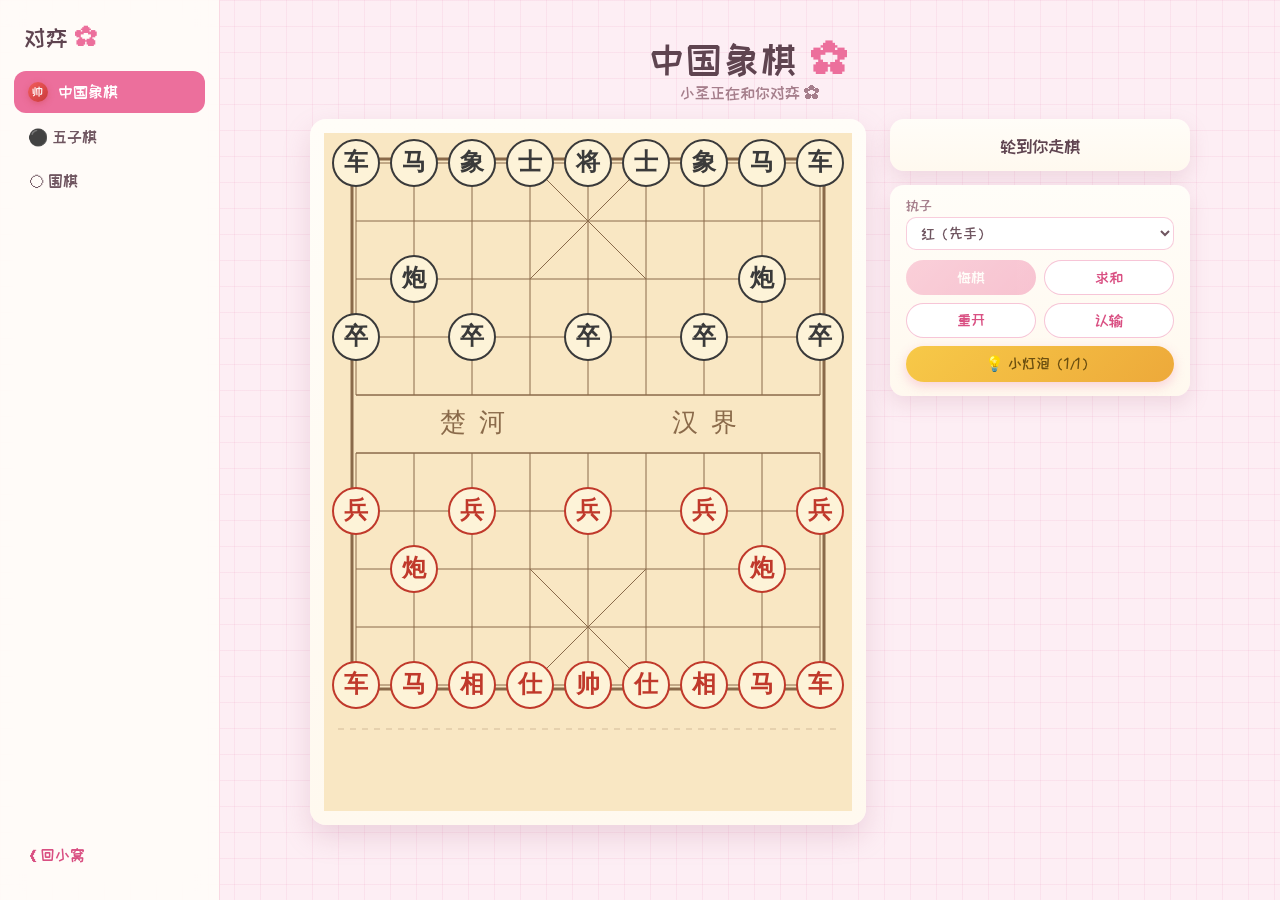
<file: games.html>
<!DOCTYPE html>
<html lang="zh-CN" data-theme="light">
<head>
  <script>
    (function () {
      try {
        var t = localStorage.getItem('sheng-theme') || (window.matchMedia('(prefers-color-scheme: dark)').matches ? 'dark' : 'light');
        if (localStorage.getItem('sheng-star') === 'on') { t = 'dark'; document.documentElement.setAttribute('data-star', 'on'); }
        document.documentElement.setAttribute('data-theme', t);
      } catch (e) {}
    })();
  </script>
  <meta charset="UTF-8" />
  <meta name="viewport" content="width=device-width, initial-scale=1.0" />
  <title>对弈 ✿ 小圣的小窝</title>
  <meta name="description" content="小圣的对弈角：中国象棋人机对战，悔棋求和还有小灯泡提示。" />
  <link rel="icon" type="image/png" sizes="32x32" href="assets/img/favicon-32.png" />
  <link rel="icon" type="image/png" sizes="192x192" href="assets/img/favicon-192.png" />
  <link rel="apple-touch-icon" href="assets/img/apple-touch-icon.png" />
  <link rel="preconnect" href="https://fonts.googleapis.com" />
  <link rel="preconnect" href="https://fonts.gstatic.com" crossorigin />
  <link href="https://fonts.googleapis.com/css2?family=ZCOOL+KuaiLe&display=swap" rel="stylesheet" />
  <style>
    /* ============================================================
       对弈（games.html · 单文件实现：左侧导航 + 象棋人机对战）
       ============================================================ */
    :root {
      --pink: #ec6f9c;
      --pink-deep: #d94f82;
      --ink: #6f5560;
      --card-bg: #ffffff;
      --ease: cubic-bezier(.22, .61, .36, 1);
    }
    html[data-theme="dark"] {
      --pink: #f28bb4;
      --pink-deep: #ff9ec6;
      --ink: #e8d9e3;
      --card-bg: #2f2633;
    }
    * { margin: 0; padding: 0; box-sizing: border-box; }
    body {
      min-height: 100vh;
      font-family: "ZCOOL KuaiLe", "PingFang SC", "Microsoft YaHei", sans-serif;
      color: var(--ink);
      background-color: #fdeef4;
      background-image:
        linear-gradient(rgba(238, 152, 188, .15) 1px, transparent 1px),
        linear-gradient(90deg, rgba(238, 152, 188, .15) 1px, transparent 1px);
      background-size: 26px 26px;
      padding: 40px 24px 56px 244px;   /* 左侧给导航留位 */
      overflow-x: hidden;
    }
    html[data-theme="dark"] body {
      background-color: #241b27;
      background-image:
        linear-gradient(rgba(242, 167, 195, .08) 1px, transparent 1px),
        linear-gradient(90deg, rgba(242, 167, 195, .08) 1px, transparent 1px);
    }

    /* ---------- 左侧导航（和小窝同款） ---------- */
    .side-nav {
      position: fixed; left: 0; top: 0; bottom: 0; width: 220px; z-index: 40;
      background: rgba(255, 253, 248, .85);
      backdrop-filter: blur(10px); -webkit-backdrop-filter: blur(10px);
      border-right: 1.5px solid rgba(236, 143, 178, .3);
      display: flex; flex-direction: column; padding: 26px 14px; gap: 4px;
    }
    /* 夜晚模式：侧栏等其他区域跟随变暗；只有棋盘方框保持白色 */
    html[data-theme="dark"] .side-nav {
      background: rgba(34, 25, 33, .88);
      border-right-color: rgba(242, 167, 195, .25);
    }
    .side-nav__logo { font-size: 1.45rem; color: #5f4450; padding: 0 10px 18px; letter-spacing: .04em; }
    html[data-theme="dark"] .side-nav__logo { color: #e9c8d8; }
    .side-nav__logo span { color: var(--pink); }
    .side-nav__item {
      display: flex; align-items: center; gap: 10px; padding: 11px 14px;
      border: none; background: none; border-radius: 12px; cursor: pointer;
      font-family: inherit; font-size: 1.02rem; color: var(--ink); text-align: left; text-decoration: none;
      transition: background .2s var(--ease), color .2s;
    }
    .side-nav__item:hover { background: rgba(236, 143, 178, .15); }
    html[data-theme="dark"] .side-nav__item:hover { background: rgba(242, 167, 195, .22); }
    .side-nav__item.is-active { background: var(--pink); color: #fff; }
    .side-nav__spacer { flex: 1; }
    .side-nav__home { color: var(--pink-deep); }

    /* 中国象棋小徽标：红色圆底白字「帅」（替代国际象棋 emoji） */
    .chess-ico {
      display: inline-grid;
      place-items: center;
      width: 1.7em;
      height: 1.7em;
      border-radius: 50%;
      background: linear-gradient(135deg, #f25d5d, #c93a3a);
      color: #fff;
      font-size: 0.72em;
      font-style: normal;
      line-height: 1;
      box-shadow: 0 2px 6px rgba(200, 60, 60, 0.35);
      flex: none;
    }


    /* ---------- 翻页入场：像翻开书页一样揭开页面（与跳转纱幕同色，翻过去不突兀） ---------- */
    .page-open {
      position: fixed; inset: 0; z-index: 9999; pointer-events: none;
      background: linear-gradient(165deg, #efe6fb 0%, #e4d5f6 55%, #d5c1f0 100%);
      transform-origin: left center;
      animation: page-open-out .62s var(--ease) .06s both;
    }
    html[data-theme="dark"] .page-open {
      background: linear-gradient(165deg, #2a2140 0%, #32284f 55%, #3b2f5c 100%);
    }
    @keyframes page-open-out {
      from { transform: perspective(1600px) rotateY(0deg); opacity: 1; }
      to   { transform: perspective(1600px) rotateY(-88deg); opacity: 0; }
    }

    .stage { max-width: 1100px; margin: 0 auto; }

    .xq-header { text-align: center; margin-bottom: 18px; }
    .xq-title { font-size: clamp(1.8rem, 4vw, 2.4rem); font-weight: 400; color: #5f4450; letter-spacing: .06em; }
    html[data-theme="dark"] .xq-title { color: #e9c8d8; }
    .xq-title span { color: var(--pink); }
    .xq-sub { color: #a57e8b; font-size: 1rem; margin-top: 6px; }
    html[data-theme="dark"] .xq-sub { color: #a28798; }

    /* ---------- 主区：棋盘 + 侧栏 ---------- */
    .xq-main { display: flex; gap: 24px; justify-content: center; align-items: flex-start; }
    .xq-board-wrap {
      background: linear-gradient(180deg, #fffdf8 0%, #fff9ef 100%);
      border-radius: 16px; padding: 14px;
      box-shadow: 0 12px 28px rgba(178, 110, 140, .22);
    }
    #board { display: block; width: min(528px, calc(100vw - 300px)); height: auto; cursor: pointer; }
    #gboard { display: block; width: min(720px, calc(100vw - 300px)); height: auto; cursor: pointer; }

    .xq-side { width: 300px; display: flex; flex-direction: column; gap: 14px; }
    .panel {
      background: linear-gradient(180deg, #fffdf8 0%, #fff9ef 100%);
      border-radius: 14px; padding: 14px 16px;
      box-shadow: 0 8px 20px rgba(178, 110, 140, .18);
    }
    html[data-theme="dark"] .panel {
      background: linear-gradient(180deg, #2f2633 0%, #2a222e 100%);
      box-shadow: 0 8px 20px rgba(0, 0, 0, .35);
    }
    #status { font-size: 1.12rem; color: #5f4450; text-align: center; padding: 4px 0 2px; }
    html[data-theme="dark"] #status { color: #e9c8d8; }
    #status.check { color: #d94f82; }

    .ctl-row label { display: flex; flex-direction: column; gap: 4px; font-size: .88rem; color: #a57e8b; }
    html[data-theme="dark"] .ctl-row label { color: #a28798; }
    select {
      font-family: inherit; font-size: .95rem; color: var(--ink);
      padding: 7px 10px; border-radius: 10px; border: 1.5px solid rgba(236, 111, 156, .35);
      background: var(--card-bg); outline: none; cursor: pointer;
    }
    html[data-theme="dark"] select { border-color: rgba(242, 167, 195, .35); }
    .btns { display: flex; flex-wrap: wrap; gap: 8px; margin-top: 10px; }
    .btns button {
      flex: 1 1 calc(50% - 4px); font-family: inherit; font-size: .95rem; color: #fff; cursor: pointer;
      background: linear-gradient(135deg, #f48fb1, var(--pink));
      border: none; border-radius: 999px; padding: 9px 0;
      box-shadow: 0 4px 12px rgba(236, 111, 156, .3);
      transition: transform .2s var(--ease), box-shadow .2s var(--ease);
    }
    .btns button:hover:not(:disabled) { transform: translateY(-2px); box-shadow: 0 8px 16px rgba(236, 111, 156, .4); }
    .btns button:disabled { opacity: .4; cursor: default; box-shadow: none; }
    .btns button.ghost { background: var(--card-bg); color: var(--pink-deep); border: 1.5px solid rgba(236, 111, 156, .4); box-shadow: none; }
    /* 小灯泡提示 */
    #hintBtn { flex: 1 1 100%; background: linear-gradient(135deg, #f7c948, #eda93a); color: #6b4f10; }
    #hintBtn:hover:not(:disabled) { box-shadow: 0 8px 16px rgba(237, 169, 58, .45); }

    /* ---------- 在建占位 ---------- */
    .wip-card {
      max-width: 420px; margin: 60px auto 0; text-align: center;
      background: rgba(255, 253, 248, .6);
      border: 2.5px dashed rgba(236, 143, 178, .55); border-radius: 16px;
      padding: 44px 30px;
    }
    html[data-theme="dark"] .wip-card { background: rgba(47, 38, 51, .72); }
    .wip-card__icon { font-size: 3rem; margin-bottom: 14px; }
    .wip-card h3 { font-weight: 400; color: #5f4450; font-size: 1.4rem; margin-bottom: 8px; }
    .wip-card p { color: #a57e8b; line-height: 1.8; }
    html[data-theme="dark"] .wip-card h3 { color: #e9c8d8; }
    html[data-theme="dark"] .wip-card p { color: #a28798; }

    /* ---------- 围棋 ---------- */
    .go-wrap {
      position: relative;
      flex: 1 1 auto;
      min-width: 0;
    }
    #goboard {
      display: block;
      width: 100%;
      max-width: 908px;
      height: auto;
      border-radius: 14px;
      box-shadow: 0 10px 26px rgba(0, 0, 0, .25);
      cursor: pointer;
      touch-action: manipulation;
    }
    .go-caps {
      margin-top: 8px;
      font-size: .9rem;
      color: var(--ink, #6f5560);
      background: rgba(236, 143, 178, .14);
      border-radius: 12px;
      padding: 8px 12px;
    }
    html[data-theme="dark"] .go-caps { color: #e9c8d8; }
    /* 对局信息面板：两行（提子 / 实时胜率）黑左白右对称，底部胜率条 */
    .go-info {
      margin-top: 8px;
      padding: 8px 10px 10px;
      background: rgba(236, 143, 178, .14);
      border-radius: 14px;
    }
    .go-info__row {
      display: flex;
      align-items: center;
      justify-content: space-between;
      gap: 6px;
      padding: 4px 0;
    }
    .go-info__row + .go-info__row { border-top: 1.5px dashed rgba(236, 143, 178, .35); }
    .go-info__tag {
      font-size: .76rem;
      color: var(--ink, #6f5560);
      flex: none;
      white-space: nowrap;
    }
    .go-bw {
      display: inline-flex;
      align-items: center;
      gap: 6px;
    }
    .go-bw__side {
      display: inline-flex;
      align-items: center;
      gap: 4px;
      font-size: .78rem;
      color: var(--ink, #6f5560);
      white-space: nowrap;
    }
    .go-bw__side b { font-weight: 800; font-size: .84rem; }
    .go-bw__sep {
      color: var(--ink, #6f5560);
      opacity: .55;
      font-weight: 800;
    }
    .go-bw__side i {
      width: 10px;
      height: 10px;
      border-radius: 50%;
      display: inline-block;
      flex: none;
    }
    .go-bw__side--b i { background: radial-gradient(circle at 35% 30%, #6a6a6a, #111); }
    .go-bw__side--w i {
      background: radial-gradient(circle at 35% 30%, #fff, #cfcfcf);
      box-shadow: inset 0 0 0 1px rgba(120, 120, 120, .6);
    }
    html[data-theme="dark"] .go-info__tag,
    html[data-theme="dark"] .go-bw__side { color: #e9c8d8; }
    .go-info__bar {
      margin-top: 7px;
      height: 10px;
      border-radius: 999px;
      overflow: hidden;
      background: linear-gradient(90deg, #2b2b2b var(--bw, 50%), #f2f2f2 0);
      transition: background .55s var(--ease);
    }

    /* ---------- 棋盘 + 侧栏放不下时纵向堆叠（棋盘不再被挤压"移动"） ---------- */
    @media (max-width: 1199px) {
      .xq-main { flex-direction: column; align-items: center; }
      .xq-side { width: min(560px, calc(100vw - 28px)); }
      #goboard { max-width: 908px; }
    }

    /* ---------- 移动端：导航变顶栏 ---------- */
    @media (max-width: 920px) {
      body { padding: 128px 14px 48px; }
      .side-nav {
        top: 0; bottom: auto; width: 100%; height: auto;
        flex-direction: row; align-items: center; flex-wrap: wrap;
        padding: 10px 12px; gap: 6px;
        border-right: none; border-bottom: 1.5px solid rgba(236, 143, 178, .3);
      }
      .side-nav__logo { padding: 0 8px 0 2px; font-size: 1.2rem; }
      .side-nav__item { padding: 8px 12px; font-size: .95rem; }
      .side-nav__spacer { display: none; }
      .side-nav__home { margin-left: auto; }
      .xq-main { flex-direction: column; align-items: center; }
      .xq-side { width: min(528px, calc(100vw - 28px)); }
      #board { width: min(528px, calc(100vw - 28px)); }
      #gboard { width: min(720px, calc(100vw - 28px)); }
      #goboard { width: min(560px, calc(100vw - 28px)); }    }
    @media (prefers-reduced-motion: reduce) {
      .page-open { display: none; }
      .side-nav__item, .btns button { transition: none !important; }
    }
  </style>
</head>
<body>
  <!-- 翻页入场：像翻开书页一样揭开页面（与跳转纱幕同色） -->
  <div class="page-open" aria-hidden="true"></div>

  <!-- 左侧导航：点一下就地切换棋局，不跳转 -->
  <nav class="side-nav">
    <div class="side-nav__logo">对弈 <span>✿</span></div>
    <button class="side-nav__item is-active" type="button" data-game="xiangqi"><i class="chess-ico">帅</i> 中国象棋</button>
    <button class="side-nav__item" type="button" data-game="gomoku">⚫ 五子棋</button>
    <button class="side-nav__item" type="button" data-game="go">◯ 围棋</button>
    <div class="side-nav__spacer"></div>
    <a class="side-nav__item side-nav__home" href="index.html">❮ 回小窝</a>
  </nav>

  <main class="stage">
    <!-- ============ 中国象棋 ============ -->
    <section id="stageXiangqi">
      <header class="xq-header">
        <h1 class="xq-title">中国象棋 <span>✿</span></h1>
        <p class="xq-sub">小圣正在和你对弈 ✿</p>
      </header>
      <div class="xq-main">
        <div class="xq-board-wrap">
          <canvas id="board" width="528" height="678"></canvas>
        </div>
        <aside class="xq-side">
          <div class="panel">
            <div id="status">轮到你走棋</div>
          </div>
          <div class="panel">
            <div class="ctl-row">
              <label>执子
                <select id="sideSel">
                  <option value="1" selected>红（先手）</option>
                  <option value="-1">黑（后手）</option>
                </select>
              </label>
            </div>
            <div class="btns">
              <button id="undoBtn" type="button">悔棋</button>
              <button id="drawBtn" type="button" class="ghost">求和</button>
              <button id="resetBtn" type="button" class="ghost">重开</button>
              <button id="resignBtn" type="button" class="ghost">认输</button>
              <button id="hintBtn" type="button">💡 小灯泡（1/1）</button>
            </div>
          </div>
        </aside>
      </div>
    </section>

    <!-- ============ 五子棋 ============ -->
    <section id="stageGomoku" style="display: none;">
      <header class="xq-header">
        <h1 class="xq-title">五子棋 <span>✿</span></h1>
        <p class="xq-sub">小圣正在和你对弈 ✿</p>
      </header>
      <div class="xq-main">
        <div class="xq-board-wrap">
          <canvas id="gboard" width="840" height="620"></canvas>
        </div>
        <aside class="xq-side">
          <div class="panel">
            <div id="gstatus">轮到你落子</div>
          </div>
          <div class="panel">
            <div class="ctl-row">
              <label>执子
                <select id="gsideSel">
                  <option value="1" selected>黑（先手）</option>
                  <option value="2">白（后手）</option>
                </select>
              </label>
            </div>
            <div class="btns">
              <button id="gundoBtn" type="button">悔棋</button>
              <button id="gresetBtn" type="button" class="ghost">重开</button>
              <button id="gresignBtn" type="button" class="ghost">认输</button>
            </div>
          </div>
        </aside>
      </div>
    </section>

    <!-- ============ 围棋 ============ -->
    <section id="stageGo" style="display: none;">
      <header class="xq-header">
        <h1 class="xq-title">围棋 <span>✿</span></h1>
        <p class="xq-sub">小圣正在和你对弈 ✿</p>
      </header>
      <div class="xq-main">
        <div class="xq-board-wrap go-wrap">
          <canvas id="goboard" width="908" height="660"></canvas>
        </div>
        <aside class="xq-side">
          <div class="panel">
            <div id="gostatus">轮到你落子（黑先）</div>
            <div class="go-info">
              <div class="go-info__row">
                <span class="go-info__tag">提子</span>
                <span class="go-bw">
                  <span class="go-bw__side go-bw__side--b"><i></i>黑 <b id="goCapsB">0</b></span>
                  <span class="go-bw__sep">:</span>
                  <span class="go-bw__side go-bw__side--w"><b id="goCapsW">0</b> 白<i></i></span>
                </span>
              </div>
              <div class="go-info__row">
                <span class="go-info__tag">实时胜率</span>
                <span class="go-bw">
                  <span class="go-bw__side go-bw__side--b"><i></i>黑 <b id="goWrB">50</b>%</span>
                  <span class="go-bw__sep">:</span>
                  <span class="go-bw__side go-bw__side--w"><b id="goWrW">50</b>% 白<i></i></span>
                </span>
              </div>
              <div class="go-info__bar" id="goWrBar"></div>
            </div>
          </div>
          <div class="panel">
            <div class="ctl-row">
              <label>执子
                <select id="gosideSel">
                  <option value="1" selected>黑（先手）</option>
                  <option value="2">白（后手）</option>
                </select>
              </label>
            </div>
            <div class="btns">
              <button id="goundoBtn" type="button">悔棋</button>
              <button id="gopassBtn" type="button">过一手</button>
              <button id="goresetBtn" type="button" class="ghost">重开</button>
              <button id="goresignBtn" type="button" class="ghost">认输</button>
            </div>
          </div>
        </aside>
      </div>
    </section>
  </main>

  <script>
    /*ENGINE-START*/
    /* ================================================================
       象棋引擎（无 DOM 依赖，可提取到 node 跑 perft 验证）
       board[y][x]：y0=黑方底线，y9=红方底线；大写=红，小写=黑
       ================================================================ */
    var XqEngine = (function () {
      'use strict';

      var INITIAL = [
        'rheakaehr',
        '.........',
        '.c.....c.',
        'p.p.p.p.p',
        '.........',
        '.........',
        'P.P.P.P.P',
        '.C.....C.',
        '.........',
        'RHEAKAEHR'
      ];
      var ORTHO = [[0, 1], [0, -1], [1, 0], [-1, 0]];
      var DIAG = [[1, 1], [1, -1], [-1, 1], [-1, -1]];
      var VAL = { k: 100000, r: 600, c: 300, h: 270, e: 120, a: 120, p: 60 };

      function isRed(p) { return p >= 'A' && p <= 'Z'; }
      function isBlack(p) { return p >= 'a' && p <= 'z'; }
      function cloneBoard(b) { return b.map(function (row) { return row.split(''); }); }

      function addIf(out, b, x, y, nx, ny, side) {
        if (nx < 0 || nx > 8 || ny < 0 || ny > 9) return false;
        var t = b[ny][nx];
        if (t === '.') { out.push({ x1: x, y1: y, x2: nx, y2: ny }); return true; }
        if ((side > 0 && isBlack(t)) || (side < 0 && isRed(t))) {
          out.push({ x1: x, y1: y, x2: nx, y2: ny, cap: t });
        }
        return false;
      }

      function pseudoMoves(b, side) {
        var out = [];
        for (var y = 0; y < 10; y++) for (var x = 0; x < 9; x++) {
          var p = b[y][x];
          if (p === '.') continue;
          var red = isRed(p);
          if ((side > 0) !== red) continue;
          var k = p.toLowerCase();
          var i, nx, ny;
          if (k === 'k') {
            for (i = 0; i < 4; i++) {
              nx = x + ORTHO[i][0]; ny = y + ORTHO[i][1];
              if (nx >= 3 && nx <= 5 && (red ? (ny >= 7 && ny <= 9) : (ny >= 0 && ny <= 2)))
                addIf(out, b, x, y, nx, ny, side);
            }
            var step = red ? -1 : 1;
            for (ny = y + step; ny >= 0 && ny <= 9; ny += step) {
              var t = b[ny][x];
              if (t === '.') continue;
              if (t === (red ? 'k' : 'K')) out.push({ x1: x, y1: y, x2: x, y2: ny, cap: t, fly: true });
              break;
            }
          } else if (k === 'a') {
            for (i = 0; i < 4; i++) {
              nx = x + DIAG[i][0]; ny = y + DIAG[i][1];
              if (nx >= 3 && nx <= 5 && (red ? (ny >= 7 && ny <= 9) : (ny >= 0 && ny <= 2)))
                addIf(out, b, x, y, nx, ny, side);
            }
          } else if (k === 'e') {
            for (i = 0; i < 4; i++) {
              nx = x + DIAG[i][0] * 2; ny = y + DIAG[i][1] * 2;
              if (nx < 0 || nx > 8 || ny < 0 || ny > 9) continue;
              if (red ? ny < 5 : ny > 4) continue;
              if (b[y + DIAG[i][1]][x + DIAG[i][0]] !== '.') continue;
              addIf(out, b, x, y, nx, ny, side);
            }
          } else if (k === 'h') {
            var legs = [[1, 2], [-1, 2], [1, -2], [-1, -2], [2, 1], [2, -1], [-2, 1], [-2, -1]];
            for (i = 0; i < 8; i++) {
              var d = legs[i];
              nx = x + d[0]; ny = y + d[1];
              if (nx < 0 || nx > 8 || ny < 0 || ny > 9) continue;
              var lx = Math.abs(d[0]) === 2 ? x + d[0] / 2 : x;
              var ly = Math.abs(d[1]) === 2 ? y + d[1] / 2 : y;
              if (b[ly][lx] !== '.') continue;
              addIf(out, b, x, y, nx, ny, side);
            }
          } else if (k === 'r') {
            for (i = 0; i < 4; i++) {
              nx = x + ORTHO[i][0]; ny = y + ORTHO[i][1];
              while (addIf(out, b, x, y, nx, ny, side)) { nx += ORTHO[i][0]; ny += ORTHO[i][1]; }
            }
          } else if (k === 'c') {
            for (i = 0; i < 4; i++) {
              nx = x + ORTHO[i][0]; ny = y + ORTHO[i][1];
              var jumped = false;
              while (nx >= 0 && nx <= 8 && ny >= 0 && ny <= 9) {
                var t2 = b[ny][nx];
                if (!jumped) {
                  if (t2 === '.') out.push({ x1: x, y1: y, x2: nx, y2: ny });
                  else jumped = true;
                } else if (t2 !== '.') {
                  if ((side > 0 && isBlack(t2)) || (side < 0 && isRed(t2)))
                    out.push({ x1: x, y1: y, x2: nx, y2: ny, cap: t2 });
                  break;
                }
                nx += ORTHO[i][0]; ny += ORTHO[i][1];
              }
            }
          } else if (k === 'p') {
            addIf(out, b, x, y, x, y + (red ? -1 : 1), side);
            var crossed = red ? y <= 4 : y >= 5;
            if (crossed) {
              addIf(out, b, x, y, x - 1, y, side);
              addIf(out, b, x, y, x + 1, y, side);
            }
          }
        }
        return out;
      }

      function findKing(b, side) {
        var kc = side > 0 ? 'K' : 'k';
        for (var y = 0; y < 10; y++) for (var x = 0; x < 9; x++)
          if (b[y][x] === kc) return { x: x, y: y };
        return null;
      }

      function inCheck(b, side) {
        var kp = findKing(b, side);
        if (!kp) return true;
        var enemy = pseudoMoves(b, -side);
        for (var i = 0; i < enemy.length; i++)
          if (enemy[i].x2 === kp.x && enemy[i].y2 === kp.y) return true;
        return false;
      }

      function applyMove(b, m) {
        var cap = b[m.y2][m.x2];
        b[m.y2][m.x2] = b[m.y1][m.x1];
        b[m.y1][m.x1] = '.';
        return cap;
      }
      function undoMove(b, m, cap) {
        b[m.y1][m.x1] = b[m.y2][m.x2];
        b[m.y2][m.x2] = cap;
      }

      function legalMoves(b, side) {
        var ps = pseudoMoves(b, side), out = [];
        for (var i = 0; i < ps.length; i++) {
          var cap = applyMove(b, ps[i]);
          if (!inCheck(b, side)) out.push(ps[i]);
          undoMove(b, ps[i], cap);
        }
        return out;
      }

      /* 着法计数测试：d1=44, d2=1920, d3=79666 为象棋标准答案 */
      function perft(b, depth, side) {
        if (depth === 0) return 1;
        var ms = legalMoves(b, side), n = 0;
        for (var i = 0; i < ms.length; i++) {
          var cap = applyMove(b, ms[i]);
          n += perft(b, depth - 1, -side);
          undoMove(b, ms[i], cap);
        }
        return n;
      }

      function evaluate(b) {
        var s = 0;
        for (var y = 0; y < 10; y++) for (var x = 0; x < 9; x++) {
          var p = b[y][x];
          if (p === '.') continue;
          var red = isRed(p);
          var k = p.toLowerCase();
          var v = VAL[k];
          if (k === 'p') {
            if (red) { if (y <= 4) v += 30 + (4 - y) * 6; }
            else { if (y >= 5) v += 30 + (y - 5) * 6; }
          } else if (k === 'h') {
            v += (x === 0 || x === 8) ? -18 : (x >= 3 && x <= 5 ? 12 : 0);
          } else if (k === 'c') {
            if (x === 4) v += 10;
          }
          s += red ? v : -v;
        }
        return s;
      }

      function orderMoves(b, ms) {
        ms.sort(function (a, z) {
          return (z.cap ? VAL[z.cap.toLowerCase()] : 0) - (a.cap ? VAL[a.cap.toLowerCase()] : 0);
        });
      }

      function search(b, depth, side, alpha, beta) {
        if (depth === 0) return side * evaluate(b);
        var ms = legalMoves(b, side);
        if (!ms.length) return -99999 - depth;
        orderMoves(b, ms);
        var best = -Infinity;
        for (var i = 0; i < ms.length; i++) {
          var cap = applyMove(b, ms[i]);
          var sc = -search(b, depth - 1, -side, -beta, -alpha);
          undoMove(b, ms[i], cap);
          if (sc > best) best = sc;
          if (best > alpha) alpha = best;
          if (alpha >= beta) break;
        }
        return best;
      }

      function searchRoot(b, side, depth) {
        var ms = legalMoves(b, side);
        if (!ms.length) return null;
        orderMoves(b, ms);
        var best = ms[0], bestScore = -Infinity;
        for (var i = 0; i < ms.length; i++) {
          var cap = applyMove(b, ms[i]);
          var sc = -search(b, depth - 1, -side, -Infinity, Infinity) + (Math.random() * 8 - 4);
          undoMove(b, ms[i], cap);
          if (sc > bestScore) { bestScore = sc; best = ms[i]; }
        }
        return { move: best, score: bestScore };
      }

      return {
        INITIAL: INITIAL, cloneBoard: cloneBoard, isRed: isRed, isBlack: isBlack,
        legalMoves: legalMoves, applyMove: applyMove, undoMove: undoMove,
        inCheck: inCheck, perft: perft, searchRoot: searchRoot
      };
    })();
    if (typeof module !== 'undefined') module.exports = XqEngine;
    /*ENGINE-END*/
  </script>

  <script>
    (function () {
      'use strict';

      /* ================================================================
         对弈 UI：Canvas 棋盘 + 点击走子 + 动画 + 小灯泡
         ================================================================ */
      var E = XqEngine;
      var canvas = document.getElementById('board');
      var ctx = canvas.getContext('2d');
      var CELL = 58, OX = 32, OY = 30;
      var CHARS = {
        K: '帅', A: '仕', E: '相', H: '马', R: '车', C: '炮', P: '兵',
        k: '将', a: '士', e: '象', h: '马', r: '车', c: '炮', p: '卒'
      };
      var RED = '#c0392b', BLACK = '#3a3a3a';
      var reduceMotion = window.matchMedia('(prefers-reduced-motion: reduce)').matches;

      var board, turn, playerSide, aiSide, selected, legalForSel, history, lastMove, over, noCapPly;
      var anim = null;        // 走子滑动动画 {ch,color,fx,fy,tx,ty,t0,dur,k}
      var resetAnim = null;   // 重开摆子动画 {t0,dur,el}
      var hint = null, hintUsed = false;

      var statusEl = document.getElementById('status');
      var sideSel = document.getElementById('sideSel');
      var undoBtn = document.getElementById('undoBtn');
      var drawBtn = document.getElementById('drawBtn');
      var resetBtn = document.getElementById('resetBtn');
      var resignBtn = document.getElementById('resignBtn');
      var hintBtn = document.getElementById('hintBtn');
      var AI_DEPTH = 4;   // 固定困难
      var gameId = 0;       // 防上一局的"小圣思考中"定时器落到新局

      function init(side, sources) {
        gameId++;
        board = E.cloneBoard(E.INITIAL);
        turn = 1;
        playerSide = side;
        aiSide = -side;
        selected = null;
        legalForSel = [];
        history = [];
        lastMove = null;
        over = false;
        noCapPly = 0;
        anim = null;
        hint = null;
        hintUsed = false;
        hintBtn.disabled = false;
        hintBtn.textContent = '💡 小灯泡（1/1）';
        tray = [];
        render();
        updateStatus();
        if (sources && sources.length) flyHome(sources);   // 棋子飞回各自初始位
        if (turn === aiSide) aiTurn();
      }

      /* ---------- 托盘（右下角战利品区：吃掉的棋子按棋子样子停在这） ---------- */
      var tray = [];          // [{ch, color}] 按吃子顺序停放
      var TRAY_TOP = 596;     // 托盘区起点（canvas 高度 678，板区 582）
      function traySlot(i) {  // 第 i 个停放位（像素坐标，右对齐，一排 7 个折行）
        var col = i % 7, row = Math.floor(i / 7);
        return { x: canvas.width - 26 - col * 42, y: TRAY_TOP + 26 + row * 44 };
      }

      /* ---------- 动画（rAF 可能被节流/停发，setTimeout 兜底必达 ---------- */
      function animateMove(piece, m, done) {
        var finished = false;
        function finish() {
          if (finished) return;
          finished = true;
          anim = null;
          render();
          done();
        }
        if (reduceMotion) { finish(); return; }
        anim = {
          ch: CHARS[piece], color: E.isRed(piece) ? RED : BLACK,
          fx: m.x1, fy: m.y1, tx: m.x2, ty: m.y2,
          t0: performance.now(), dur: 180, k: 0
        };
        setTimeout(finish, anim.dur + 60);   // rAF 被节流时的兜底
        requestAnimationFrame(function fr(t) {
          if (finished || !anim) return;
          anim.k = (t - anim.t0) / anim.dur;
          if (anim.k >= 1) { finish(); return; }
          render();
          requestAnimationFrame(fr);
        });
      }

      /* 被吃的棋子飞进托盘（capFly 渲染态） */
      var capFly = null;
      function flyCap(cap, fromX, fromY, done) {
        var finished = false;
        function finish() {
          if (finished) return;
          finished = true;
          tray.push({ ch: CHARS[cap], color: E.isRed(cap) ? RED : BLACK, key: cap });
          capFly = null;
          render();
          done();
        }
        if (reduceMotion || tray.length >= 14) { finish(); return; }
        var slot = traySlot(tray.length);
        capFly = {
          ch: CHARS[cap], color: E.isRed(cap) ? RED : BLACK,
          fx: px(vx(fromX)), fy: py(vy(fromY)), tx: slot.x, ty: slot.y,
          t0: performance.now(), dur: 260, k: 0
        };
        setTimeout(finish, capFly.dur + 60);
        requestAnimationFrame(function fr(t) {
          if (finished || !capFly) return;
          capFly.k = (t - capFly.t0) / capFly.dur;
          if (capFly.k >= 1) { finish(); return; }
          render();
          requestAnimationFrame(fr);
        });
      }
      /* 悔棋时：被吃的棋子从托盘飞回原位 */
      function flyCapBack(cap, toX, toY, done) {
        var finished = false;
        function finish() {
          if (finished) return;
          finished = true;
          capFly = null;
          render();
          done();
        }
        /* 从托盘末尾找同类棋子摘掉（按引擎键值匹配：车/马/炮红黑同字，ch 会摘错） */
        var idx = -1;
        for (var i = tray.length - 1; i >= 0; i--) {
          if (tray[i].key === cap) { idx = i; break; }
        }
        if (idx < 0) { finish(); return; }
        var slot = traySlot(idx);
        tray.splice(idx, 1);
        if (reduceMotion) { finish(); return; }
        capFly = {
          ch: CHARS[cap], color: E.isRed(cap) ? RED : BLACK,
          fx: slot.x, fy: slot.y, tx: px(vx(toX)), ty: py(vy(toY)),
          t0: performance.now(), dur: 240, k: 0, back: true
        };
        setTimeout(finish, capFly.dur + 60);
        requestAnimationFrame(function fr(t) {
          if (finished || !capFly) return;
          capFly.k = (t - capFly.t0) / capFly.dur;
          if (capFly.k >= 1) { finish(); return; }
          render();
          requestAnimationFrame(fr);
        });
      }

      /* 重开摆棋：所有棋子（棋盘上 + 托盘里）飞回自己的初始位置 */
      var resetFly = null;   // {sprites:[{ch,color,fx,fy,tx,ty,dly}], t0, el}
      function homeSquares() {
        /* 从 INITIAL 收集每类子的初始位：{char: [(x,y),...]} */
        var map = {};
        for (var y = 0; y < 10; y++) for (var x = 0; x < 9; x++) {
          var p = E.INITIAL[y][x];
          if (p === '.') continue;
          (map[p] = map[p] || []).push({ x: x, y: y });
        }
        return map;
      }
      function flyHome(sources) {
        /* sources: [{ch, color, fx, fy, key}]（像素坐标 + 引擎键值）；
           按 key 分配初始位——不能用汉字反查：车/马/炮红黑同字，会把红子分到黑位 */
        var homes = homeSquares();
        var used = {};
        var sprites = sources.map(function (s, i) {
          var list = homes[s.key];
          var u = used[s.key] || 0;
          used[s.key] = u + 1;
          var home = list[Math.min(u, list.length - 1)];
          return {
            ch: s.ch, color: s.color, fx: s.fx, fy: s.fy,
            tx: px(vx(home.x)), ty: py(vy(home.y)), dly: i * 20
          };
        });
        board = E.cloneBoard(E.INITIAL);   // 棋盘状态直接归位，动画只负责"飞"
        tray = [];
        var finished = false;
        function finish() {
          if (finished) return;
          finished = true;
          resetFly = null;
          render();
        }
        if (reduceMotion) { finish(); return; }
        resetFly = { sprites: sprites, t0: performance.now(), el: 0 };
        var total = 380 + sprites.length * 20;
        setTimeout(finish, total + 100);
        requestAnimationFrame(function fr(t) {
          if (finished || !resetFly) return;
          resetFly.el = t - resetFly.t0;
          if (resetFly.el >= total) { finish(); return; }
          render();
          requestAnimationFrame(fr);
        });
      }

      /* ---------- 绘制 ---------- */
      function px(x) { return OX + x * CELL; }
      function py(y) { return OY + y * CELL; }
      function vx(x) { return playerSide === 1 ? x : 8 - x; }
      function vy(y) { return playerSide === 1 ? y : 9 - y; }

      function render() {
        ctx.fillStyle = '#f9e7c3';
        ctx.fillRect(0, 0, canvas.width, canvas.height);
        ctx.strokeStyle = '#8a6a4a';
        ctx.lineWidth = 1;
        var i, x, y;
        for (y = 0; y < 10; y++) {
          ctx.beginPath(); ctx.moveTo(px(0), py(y)); ctx.lineTo(px(8), py(y)); ctx.stroke();
        }
        for (x = 0; x < 9; x++) {
          ctx.beginPath();
          ctx.moveTo(px(x), py(0)); ctx.lineTo(px(x), py(4));
          ctx.moveTo(px(x), py(5)); ctx.lineTo(px(x), py(9));
          ctx.stroke();
        }
        ctx.beginPath(); ctx.moveTo(px(0), py(4)); ctx.lineTo(px(8), py(4)); ctx.stroke();
        ctx.beginPath(); ctx.moveTo(px(0), py(5)); ctx.lineTo(px(8), py(5)); ctx.stroke();
        ctx.lineWidth = 3;
        ctx.strokeRect(px(0) - 4, py(0) - 4, CELL * 8 + 8, CELL * 9 + 8);
        ctx.lineWidth = 1;
        function diag(x1, y1, x2, y2) { ctx.beginPath(); ctx.moveTo(px(x1), py(y1)); ctx.lineTo(px(x2), py(y2)); ctx.stroke(); }
        diag(3, 0, 5, 2); diag(5, 0, 3, 2); diag(3, 7, 5, 9); diag(5, 7, 3, 9);
        var stars = [[1, 2], [7, 2], [0, 3], [2, 3], [4, 3], [6, 3], [8, 3], [1, 7], [7, 7], [0, 6], [2, 6], [4, 6], [6, 6], [8, 6]];
        stars.forEach(function (s) { drawStar(px(s[0]), py(s[1])); });
        /* 楚河汉界：同一水平线，河的正中央 */
        ctx.fillStyle = '#8a6a4a';
        ctx.font = '26px KaiTi, STKaiti, serif';
        ctx.textAlign = 'center';
        ctx.textBaseline = 'middle';
        var riverY = (py(4) + py(5)) / 2;
        ctx.fillText('楚  河', px(2), riverY);
        ctx.fillText('汉  界', px(6), riverY);

        if (lastMove) {
          ctx.fillStyle = 'rgba(236, 111, 156, .3)';
          ctx.fillRect(px(vx(lastMove.x1)) - 22, py(vy(lastMove.y1)) - 22, 44, 44);
          ctx.fillRect(px(vx(lastMove.x2)) - 22, py(vy(lastMove.y2)) - 22, 44, 44);
        }
        /* 托盘分隔线 */
        ctx.strokeStyle = 'rgba(138, 106, 74, .35)';
        ctx.setLineDash([6, 6]);
        ctx.beginPath(); ctx.moveTo(14, TRAY_TOP); ctx.lineTo(canvas.width - 14, TRAY_TOP); ctx.stroke();
        ctx.setLineDash([]);
        ctx.strokeStyle = '#8a6a4a';

        /* 棋子（重开回家动画期间不画，由飞行精灵代替） */
        if (!resetFly) {
          for (y = 0; y < 10; y++) for (x = 0; x < 9; x++) {
            var p = board[y][x];
            if (p === '.') continue;
            if (anim && x === anim.tx && y === anim.ty) continue;   // 滑动中的棋子单独画
            drawPiece(px(vx(x)), py(vy(y)), CHARS[p], E.isRed(p) ? RED : BLACK,
              selected && selected.x === x && selected.y === y);
          }
        }
        /* 滑动中的棋子 */
        if (anim) {
          var k = anim.k < 0 ? 0 : (anim.k > 1 ? 1 : anim.k);
          var ease = 1 - Math.pow(1 - k, 2);
          var cx = px(vx(anim.fx)) + (px(vx(anim.tx)) - px(vx(anim.fx))) * ease;
          var cy = py(vy(anim.fy)) + (py(vy(anim.ty)) - py(vy(anim.fy))) * ease;
          drawPiece(cx, cy, anim.ch, anim.color, false);
        }
        /* 托盘里停放的战利品（小号棋子） */
        tray.forEach(function (t, i) {
          var s = traySlot(i);
          drawPieceSmall(s.x, s.y, t.ch, t.color);
        });
        /* 正在飞的被吃棋子（飞去/飞回托盘） */
        if (capFly) {
          var ck = capFly.k < 0 ? 0 : (capFly.k > 1 ? 1 : capFly.k);
          var ce = 1 - Math.pow(1 - ck, 2);
          var ccx = capFly.fx + (capFly.tx - capFly.fx) * ce;
          var ccy = capFly.fy + (capFly.ty - capFly.fy) * ce;
          var scale = capFly.back ? (0.7 + 0.3 * ce) : (1 - 0.3 * ce);   // 飞走渐小、飞回渐大
          drawPieceScaled(ccx, ccy, capFly.ch, capFly.color, scale);
        }
        /* 重开：全体棋子飞回初始位 */
        if (resetFly) {
          resetFly.sprites.forEach(function (sp) {
            var kk = (resetFly.el - sp.dly) / 380;
            if (kk <= 0) return;
            kk = kk > 1 ? 1 : kk;
            var se = 1 - Math.pow(1 - kk, 2);
            drawPiece(sp.fx + (sp.tx - sp.fx) * se, sp.fy + (sp.ty - sp.fy) * se, sp.ch, sp.color, false);
          });
        }
        /* 合法落点 */
        if (selected) {
          legalForSel.forEach(function (m) {
            var cx = px(vx(m.x2)), cy = py(vy(m.y2));
            if (m.cap) {
              ctx.strokeStyle = 'rgba(217, 79, 130, .9)';
              ctx.lineWidth = 3;
              ctx.beginPath(); ctx.arc(cx, cy, 26, 0, Math.PI * 2); ctx.stroke();
              ctx.lineWidth = 1;
            } else {
              ctx.fillStyle = 'rgba(80, 160, 90, .55)';
              ctx.beginPath(); ctx.arc(cx, cy, 8, 0, Math.PI * 2); ctx.fill();
            }
          });
        }
        /* 小灯泡提示箭头 */
        if (hint) {
          var hx1 = px(vx(hint.x1)), hy1 = py(vy(hint.y1));
          var hx2 = px(vx(hint.x2)), hy2 = py(vy(hint.y2));
          ctx.strokeStyle = 'rgba(237, 169, 58, .95)';
          ctx.lineWidth = 5;
          ctx.lineCap = 'round';
          ctx.beginPath();
          ctx.moveTo(hx1, hy1);
          ctx.lineTo(hx2, hy2);
          ctx.stroke();
          ctx.lineWidth = 1;
          /* 箭头头部 */
          var ang = Math.atan2(hy2 - hy1, hx2 - hx1);
          ctx.fillStyle = 'rgba(237, 169, 58, .95)';
          ctx.beginPath();
          ctx.moveTo(hx2, hy2);
          ctx.lineTo(hx2 - 16 * Math.cos(ang - 0.45), hy2 - 16 * Math.sin(ang - 0.45));
          ctx.lineTo(hx2 - 16 * Math.cos(ang + 0.45), hy2 - 16 * Math.sin(ang + 0.45));
          ctx.closePath();
          ctx.fill();
          ctx.strokeStyle = 'rgba(237, 169, 58, .7)';
          ctx.lineWidth = 3;
          ctx.beginPath(); ctx.arc(hx1, hy1, 27, 0, Math.PI * 2); ctx.stroke();
          ctx.lineWidth = 1;
        }
      }

      function drawStar(cx, cy) {
        var g = 4, l = 8;
        ctx.strokeStyle = '#8a6a4a';
        [[-1, -1], [1, -1], [-1, 1], [1, 1]].forEach(function (d) {
          ctx.beginPath();
          ctx.moveTo(cx + d[0] * g, cy + d[1] * (g + l));
          ctx.lineTo(cx + d[0] * g, cy + d[1] * g);
          ctx.lineTo(cx + d[0] * (g + l), cy + d[1] * g);
          ctx.stroke();
        });
      }

      function drawPiece(cx, cy, ch, color, isSel) {
        drawPieceScaled(cx, cy, ch, color, 1, isSel);
      }
      function drawPieceScaled(cx, cy, ch, color, scale, isSel) {
        ctx.beginPath(); ctx.arc(cx, cy, 23 * scale, 0, Math.PI * 2);
        ctx.fillStyle = '#fdf3d8'; ctx.fill();
        ctx.strokeStyle = color; ctx.lineWidth = 2; ctx.stroke();
        if (isSel) {
          ctx.strokeStyle = '#50a05a'; ctx.lineWidth = 4;
          ctx.beginPath(); ctx.arc(cx, cy, 26 * scale, 0, Math.PI * 2); ctx.stroke();
        }
        ctx.fillStyle = color;
        ctx.font = 'bold ' + Math.round(24 * scale) + 'px KaiTi, STKaiti, serif';
        ctx.textAlign = 'center';
        ctx.textBaseline = 'middle';
        ctx.fillText(ch, cx, cy + 1);
      }
      function drawPieceSmall(cx, cy, ch, color) {
        drawPieceScaled(cx, cy, ch, color, 0.74, false);
      }

      /* ---------- 走子 ---------- */
      function cellFromEvent(e) {
        var r = canvas.getBoundingClientRect();
        var mx = (e.clientX - r.left) * (canvas.width / r.width);
        var my = (e.clientY - r.top) * (canvas.height / r.height);
        var bx = Math.round((mx - OX) / CELL), by = Math.round((my - OY) / CELL);
        if (bx < 0 || bx > 8 || by < 0 || by > 9) return null;
        return { x: playerSide === 1 ? bx : 8 - bx, y: playerSide === 1 ? by : 9 - by };
      }

      canvas.addEventListener('click', function (e) {
        /* 走子滑动/吃子飞行/回家动画期间锁输入：回合未交接时连点会叠子（竞态踩过） */
        if (over || anim || capFly || resetFly || turn !== playerSide) return;
        var c = cellFromEvent(e);
        if (!c) return;
        var p = board[c.y][c.x];
        if (selected) {
          for (var i = 0; i < legalForSel.length; i++) {
            if (legalForSel[i].x2 === c.x && legalForSel[i].y2 === c.y) {
              doMove(legalForSel[i]);
              return;
            }
          }
        }
        if (p !== '.' && E.isRed(p) === (playerSide === 1)) {
          selected = c;
          legalForSel = E.legalMoves(board, playerSide).filter(function (m) {
            return m.x1 === c.x && m.y1 === c.y;
          });
          render();
        } else {
          selected = null;
          legalForSel = [];
          render();
        }
      });

      function doMove(m) {
        hint = null;
        var piece = board[m.y1][m.x1];
        var cap = E.applyMove(board, m);
        noCapPly = cap !== '.' ? 0 : noCapPly + 1;
        history.push({ m: m, cap: cap, piece: piece });
        lastMove = m;
        selected = null;
        legalForSel = [];
        render();
        animateMove(piece, m, function () {
          var after = function () {
            if (checkGameOver(-turn)) return;
            turn = -turn;
            updateStatus();
            if (turn === aiSide && !over) aiTurn();
          };
          /* 有吃子：先把被吃的棋子飞进右下角托盘，再交接回合 */
          if (cap !== '.') flyCap(cap, m.x2, m.y2, after);
          else after();
        });
      }

      function checkGameOver(sideToMove) {
        var ms = E.legalMoves(board, sideToMove);
        if (ms.length) {
          if (noCapPly >= 120) { over = true; setStatus('和棋（120 回合无吃子）', false); }
          return over;
        }
        over = true;
        var loserIsPlayer = sideToMove === playerSide;
        var inChk = E.inCheck(board, sideToMove);
        if (loserIsPlayer) setStatus(inChk ? '绝杀！小圣赢了，再来一局？' : '困毙！小圣赢了', true);
        else setStatus(inChk ? '绝杀！你赢了 ✿ 厉害！' : '困毙！你赢了 ✿', false);
        updateButtons();
        return true;
      }

      function aiTurn() {
        setStatus('小圣思考中…', false);
        updateButtons();
        var gid = gameId;
        setTimeout(function () {
          if (gid !== gameId || over || turn !== aiSide) return;   // 已重开/换局
          var res = E.searchRoot(board, aiSide, AI_DEPTH);
          if (!res) { over = true; updateStatus(); return; }
          doMove(res.move);
        }, 300);
      }

      function updateStatus() {
        if (over) { updateButtons(); return; }
        var chk = E.inCheck(board, turn);
        if (turn === playerSide) setStatus(chk ? '将军！轮到你走棋' : '轮到你走棋', chk);
        else setStatus('小圣思考中…', chk);
        updateButtons();
      }
      function setStatus(text, isCheck) {
        statusEl.textContent = text;
        statusEl.className = isCheck ? 'check' : '';
      }
      function updateButtons() {
        undoBtn.disabled = over || !history.length || turn !== playerSide;
        drawBtn.disabled = over || turn !== playerSide;
      }

      /* ---------- 悔棋（连撤两步，带回滑动画） ---------- */
      undoBtn.addEventListener('click', function () {
        if (anim || capFly || resetFly || !history.length) return;
        if (!over && turn !== playerSide) return;
        over = false;   // 绝杀后也允许悔棋：撤掉后恢复对局
        hint = null;
        undoOne(function () {
          if (turn !== playerSide && history.length) {
            undoOne(function () { finishUndo(); });
          } else {
            finishUndo();
          }
        });
      });
      function undoOne(done) {
        var h = history.pop();
        E.undoMove(board, h.m, h.cap);
        turn = -turn;
        /* 先等被吃的棋子从托盘飞回原位，再走子滑回起点（串行防 capFly 单例被顶掉） */
        var slide = function () {
          animateMove(h.piece, { x1: h.m.x2, y1: h.m.y2, x2: h.m.x1, y2: h.m.y1 }, done);
        };
        if (h.cap !== '.') flyCapBack(h.cap, h.m.x2, h.m.y2, slide);
        else slide();
      }
      function finishUndo() {
        lastMove = history.length ? history[history.length - 1].m : null;
        selected = null;
        legalForSel = [];
        noCapPly = 0;
        render();
        updateStatus();
        updateButtons();
        if (!over && turn === aiSide) aiTurn();   // 执黑首回合悔棋后该小圣重新走
      }

      resetBtn.addEventListener('click', function () {
        if (anim || capFly || resetFly) return;
        /* 收集全场棋子（棋盘上 + 托盘里）的当前位置，让它们各自飞回家 */
        var sources = [];
        for (var y = 0; y < 10; y++) for (var x = 0; x < 9; x++) {
          var p = board[y][x];
          if (p === '.') continue;
          sources.push({ ch: CHARS[p], color: E.isRed(p) ? RED : BLACK, key: p, fx: px(vx(x)), fy: py(vy(y)) });
        }
        tray.forEach(function (t, i) {
          var s = traySlot(i);
          sources.push({ ch: t.ch, color: t.color, key: t.key, fx: s.x, fy: s.y });
        });
        init(playerSide, sources);
      });
      resignBtn.addEventListener('click', function () {
        if (over) return;
        over = true;
        setStatus('认输了？没关系，再来一局 ✿', true);
        updateButtons();
      });
      /* 求和：小圣判断形势，自己不占优就欣然同意，占优就拒绝接着打 */
      drawBtn.addEventListener('click', function () {
        if (over || anim || capFly || resetFly || turn !== playerSide) return;
        var res = E.searchRoot(board, aiSide, AI_DEPTH);
        if (!res || res.score <= 0) {
          over = true;
          setStatus('和棋！小圣同意了 ✿ 棋逢对手，下次再战', false);
          updateButtons();
        } else {
          setStatus('小圣：不和，接着下！', false);
        }
      });
      /* 小灯泡：给出下一步最佳着法，一局一次 */
      hintBtn.addEventListener('click', function () {
        if (over || anim || capFly || resetFly || hintUsed || turn !== playerSide) return;
        var res = E.searchRoot(board, playerSide, AI_DEPTH);
        if (!res) return;
        hintUsed = true;
        hint = res.move;
        hintBtn.disabled = true;
        hintBtn.textContent = '💡 小灯泡（0/1）';
        var piece = board[hint.y1][hint.x1];
        setStatus('小灯泡：试试 ' + CHARS[piece] + ' (' + (hint.x1 + 1) + ',' + (hint.y1 + 1) +
          ') → (' + (hint.x2 + 1) + ',' + (hint.y2 + 1) + ')', false);
        render();
      });
      sideSel.addEventListener('change', function () {
        if (anim || capFly || resetFly) { sideSel.value = String(playerSide); return; }
        init(parseInt(sideSel.value, 10));
      });

      /* ---------- 左侧导航：就地切换棋局 ---------- */
      var navBtns = document.querySelectorAll('.side-nav__item[data-game]');
      var xqSec = document.getElementById('stageXiangqi');
      var gomokuSec = document.getElementById('stageGomoku');
      var goSec = document.getElementById('stageGo');
      navBtns.forEach(function (b) {
        b.addEventListener('click', function () {
          navBtns.forEach(function (x) { x.classList.toggle('is-active', x === b); });
          var g = b.getAttribute('data-game');
          xqSec.style.display = g === 'xiangqi' ? '' : 'none';
          gomokuSec.style.display = g === 'gomoku' ? '' : 'none';
          goSec.style.display = g === 'go' ? '' : 'none';
        });
      });

      /* 首次加载：全体棋子从右下角托盘飞出，各就各位 */
      var setupSources = [];
      for (var sy = 0; sy < 10; sy++) for (var sx = 0; sx < 9; sx++) {
        var sp = E.INITIAL[sy][sx];
        if (sp === '.') continue;
        setupSources.push({ ch: CHARS[sp], color: E.isRed(sp) ? RED : BLACK, key: sp, fx: canvas.width - 26, fy: TRAY_TOP + 26 });
      }
      init(1, setupSources);
    })();
  </script>

  <script>
    /* ================================================================
       五子棋（15×15 人机对战）：你执黑/白可选，小圣对家
       AI = 单步启发式（攻其一点 + 防其一点，活四冲四活三模式分）
       ================================================================ */
    (function () {
      'use strict';

      var canvas = document.getElementById('gboard');
      var ctx = canvas.getContext('2d');
      var N = 15, CELL = 40, GOX = 140, GOY = 30;   // 棋盘区 140..700，左右各 110/140 留给棋盒
      var EMPTY = 0, BLACK = 1, WHITE = 2;
      var BOX_B = { x: 62, y: 310 }, BOX_W = { x: 778, y: 310 };   // 黑盒在左，白盒在右
      var reduceMotion = window.matchMedia('(prefers-reduced-motion: reduce)').matches;

      var gb, gturn, gplayer, gai, ghist, gLast, gover, ganim, gWinLine;
      var gfly = null;   // 棋子飞回棋盒的群体动画 {sprites, t0, el}

      var statusEl = document.getElementById('gstatus');
      var sideSel = document.getElementById('gsideSel');
      var undoBtn = document.getElementById('gundoBtn');
      var resetBtn = document.getElementById('gresetBtn');
      var resignBtn = document.getElementById('gresignBtn');

      function ginit(side) {
        gb = [];
        for (var y = 0; y < N; y++) { gb.push(new Array(N).fill(EMPTY)); }
        gturn = BLACK;
        gplayer = side;
        gai = side === BLACK ? WHITE : BLACK;
        ghist = [];
        gLast = null;
        gover = false;
        ganim = null;
        gWinLine = null;
        undoBtn.disabled = true;
        render();
        updateStatus();
        if (gturn === gai) gaiTurn();
      }

      /* ---------- 绘制 ---------- */
      function gp(x) { return GOX + x * CELL; }
      function gy(y) { return GOY + y * CELL; }
      /* 棋盒：木碗 + 三颗装饰子 */
      function drawBowl(cx, cy, color) {
        var g = ctx.createRadialGradient(cx - 12, cy - 14, 8, cx, cy, 50);
        g.addColorStop(0, '#b58960'); g.addColorStop(1, '#7a5232');
        ctx.beginPath(); ctx.arc(cx, cy, 46, 0, Math.PI * 2);
        ctx.fillStyle = g; ctx.fill();
        ctx.strokeStyle = '#5d3f24'; ctx.lineWidth = 2.5; ctx.stroke();
        ctx.beginPath(); ctx.arc(cx, cy, 34, 0, Math.PI * 2);
        ctx.fillStyle = 'rgba(60, 40, 26, .55)'; ctx.fill();
        ctx.lineWidth = 1;
        drawStone(cx - 10, cy - 5, color, 0.68);
        drawStone(cx + 12, cy - 2, color, 0.68);
        drawStone(cx + 1, cy + 11, color, 0.68);
      }
      function render() {
        ctx.fillStyle = '#f9e7c3';
        ctx.fillRect(0, 0, canvas.width, canvas.height);
        ctx.strokeStyle = '#8a6a4a';
        ctx.lineWidth = 1;
        var i;
        for (i = 0; i < N; i++) {
          ctx.beginPath(); ctx.moveTo(gp(0), gy(i)); ctx.lineTo(gp(N - 1), gy(i)); ctx.stroke();
          ctx.beginPath(); ctx.moveTo(gp(i), gy(0)); ctx.lineTo(gp(i), gy(N - 1)); ctx.stroke();
        }
        ctx.lineWidth = 3;
        ctx.strokeRect(gp(0) - 4, gy(0) - 4, CELL * (N - 1) + 8, CELL * (N - 1) + 8);
        /* 星位 */
        ctx.fillStyle = '#8a6a4a';
        [[3, 3], [3, 11], [11, 3], [11, 11], [7, 7]].forEach(function (s) {
          ctx.beginPath(); ctx.arc(gp(s[0]), gy(s[1]), 4, 0, Math.PI * 2); ctx.fill();
        });
        /* 棋子 */
        for (var y = 0; y < N; y++) for (var x = 0; x < N; x++) {
          var p = gb[y][x];
          if (p === EMPTY) continue;
          if (ganim && ganim.x === x && ganim.y === y) continue;   // 飞行中的新子单独画
          drawStone(gp(x), gy(y), p, 1);
        }
        /* 最后一手标记 */
        if (gLast && !gfly) {
          ctx.fillStyle = 'rgba(236, 111, 156, .9)';
          ctx.beginPath(); ctx.arc(gp(gLast.x), gy(gLast.y), 5, 0, Math.PI * 2); ctx.fill();
        }
        /* 五连胜子高亮圈 */
        if (gWinLine) {
          ctx.strokeStyle = 'rgba(217, 79, 130, .9)';
          ctx.lineWidth = 3;
          gWinLine.forEach(function (c) {
            ctx.beginPath(); ctx.arc(gp(c.x), gy(c.y), 20, 0, Math.PI * 2); ctx.stroke();
          });
          ctx.lineWidth = 1;
        }
        /* 落子飞行：从棋盒飞到落点 */
        if (ganim) {
          var k = Math.max(0, Math.min(1, ganim.k));
          var e = 1 - Math.pow(1 - k, 2);
          var cx = ganim.fx + (ganim.tx - ganim.fx) * e;
          var cy = ganim.fy + (ganim.ty - ganim.fy) * e;
          drawStone(cx, cy, ganim.color, 0.6 + 0.4 * e);
        }
        /* 群体飞回棋盒 */
        if (gfly) {
          gfly.sprites.forEach(function (sp) {
            var kk = (gfly.el - sp.dly) / 300;
            if (kk <= 0) return;
            kk = kk > 1 ? 1 : kk;
            var se = 1 - Math.pow(1 - kk, 2);
            var sx = sp.fx + (sp.tx - sp.fx) * se;
            var sy = sp.fy + (sp.ty - sp.fy) * se;
            ctx.globalAlpha = 1 - se * 0.85;                  // 落进盒里渐隐
            drawStone(sx, sy, sp.color, 1 - 0.3 * se);
            ctx.globalAlpha = 1;
          });
        }
        /* 棋盒画在最上层：飞回的棋子像落进碗里 */
        drawBowl(BOX_B.x, BOX_B.y, BLACK);
        drawBowl(BOX_W.x, BOX_W.y, WHITE);
      }

      function drawStone(cx, cy, color, scale) {
        var r = 17 * scale;
        ctx.beginPath(); ctx.arc(cx, cy, r, 0, Math.PI * 2);
        if (color === BLACK) {
          var g = ctx.createRadialGradient(cx - r / 3, cy - r / 3, r / 6, cx, cy, r);
          g.addColorStop(0, '#666'); g.addColorStop(1, '#1a1a1a');
          ctx.fillStyle = g;
        } else {
          ctx.fillStyle = '#fdf8ec';
        }
        ctx.fill();
        ctx.strokeStyle = color === BLACK ? '#000' : '#c9b393';
        ctx.lineWidth = 1.5;
        ctx.stroke();
        ctx.lineWidth = 1;
      }

      /* ---------- 落子动画：棋子从棋盒飞到落点（rAF + setTimeout 兜底） ---------- */
      function playStone(x, y, color, done) {
        var finished = false;
        function finish() {
          if (finished) return;
          finished = true;
          ganim = null;
          render();
          done();
        }
        if (reduceMotion) { finish(); return; }
        var box = color === BLACK ? BOX_B : BOX_W;
        ganim = {
          fx: box.x, fy: box.y, tx: gp(x), ty: gy(y),
          x: x, y: y, color: color, t0: performance.now(), dur: 190, k: 0
        };
        setTimeout(finish, ganim.dur + 60);
        requestAnimationFrame(function fr(t) {
          if (finished || !ganim) return;
          ganim.k = (t - ganim.t0) / ganim.dur;
          if (ganim.k >= 1) { finish(); return; }
          render();
          requestAnimationFrame(fr);
        });
      }

      /* ---------- 棋子飞回棋盒（悔棋/重开共用） ---------- */
      function flyToBox(cells, done) {
        if (!cells.length) { if (done) done(); return; }
        if (reduceMotion) { if (done) done(); return; }
        var sprites = cells.map(function (c, i) {
          var box = c.color === BLACK ? BOX_B : BOX_W;
          return { fx: gp(c.x), fy: gy(c.y), tx: box.x, ty: box.y, color: c.color, dly: i * 35 };
        });
        gfly = { sprites: sprites, t0: performance.now(), el: 0 };
        var total = 300 + sprites.length * 35;
        var finished = false;
        function finish() {
          if (finished) return;
          finished = true;
          gfly = null;
          render();
          if (done) done();
        }
        setTimeout(finish, total + 80);
        requestAnimationFrame(function fr(t) {
          if (finished || !gfly) return;
          gfly.el = t - gfly.t0;
          if (gfly.el >= total) { finish(); return; }
          render();
          requestAnimationFrame(fr);
        });
      }

      /* ---------- 胜负判定：返回五连坐标数组或 null ---------- */
      function winLine(x, y, color) {
        var dirs = [[1, 0], [0, 1], [1, 1], [1, -1]];
        for (var d = 0; d < 4; d++) {
          var dx = dirs[d][0], dy = dirs[d][1];
          var cells = [{ x: x, y: y }];
          var i;
          for (i = 1; i < 5; i++) {
            var nx = x + dx * i, ny = y + dy * i;
            if (nx < 0 || nx >= N || ny < 0 || ny >= N || gb[ny][nx] !== color) break;
            cells.push({ x: nx, y: ny });
          }
          for (i = 1; i < 5; i++) {
            nx = x - dx * i; ny = y - dy * i;
            if (nx < 0 || nx >= N || ny < 0 || ny >= N || gb[ny][nx] !== color) break;
            cells.push({ x: nx, y: ny });
          }
          if (cells.length >= 5) return cells;
        }
        return null;
      }

      /* ---------- AI：单步启发式 ---------- */
      function candidates() {
        var out = [], any = false;
        var y, x, yy, xx;
        for (y = 0; y < N; y++) for (x = 0; x < N; x++) if (gb[y][x] !== EMPTY) any = true;
        if (!any) return [{ x: 7, y: 7 }];
        for (y = 0; y < N; y++) for (x = 0; x < N; x++) {
          if (gb[y][x] !== EMPTY) continue;
          var near = false;
          for (yy = Math.max(0, y - 2); yy <= Math.min(N - 1, y + 2) && !near; yy++)
            for (xx = Math.max(0, x - 2); xx <= Math.min(N - 1, x + 2); xx++)
              if (gb[yy][xx] !== EMPTY) { near = true; break; }
          if (near) out.push({ x: x, y: y });
        }
        return out;
      }
      function patternScore(count, open) {
        if (count >= 5) return 10000000;
        if (count === 4) return open === 2 ? 1000000 : (open === 1 ? 100000 : 0);
        if (count === 3) return open === 2 ? 50000 : (open === 1 ? 2000 : 0);
        if (count === 2) return open === 2 ? 5000 : (open === 1 ? 500 : 0);
        return open === 2 ? 300 : (open === 1 ? 50 : 0);
      }
      function evalPoint(x, y, color) {
        var total = 0;
        var dirs = [[1, 0], [0, 1], [1, 1], [1, -1]];
        for (var d = 0; d < 4; d++) {
          var dx = dirs[d][0], dy = dirs[d][1];
          var count = 1, open = 0, i, nx, ny;
          for (i = 1; i < 5; i++) {
            nx = x + dx * i; ny = y + dy * i;
            if (nx < 0 || nx >= N || ny < 0 || ny >= N || gb[ny][nx] !== color) break;
            count++;
          }
          if (nx >= 0 && nx < N && ny >= 0 && ny < N && gb[ny][nx] === EMPTY) open++;
          for (i = 1; i < 5; i++) {
            nx = x - dx * i; ny = y - dy * i;
            if (nx < 0 || nx >= N || ny < 0 || ny >= N || gb[ny][nx] !== color) break;
            count++;
          }
          if (nx >= 0 && nx < N && ny >= 0 && ny < N && gb[ny][nx] === EMPTY) open++;
          total += patternScore(count, open);
        }
        return total;
      }
      function bestMove() {
        var cands = candidates();
        var best = cands[0], bestScore = -Infinity;
        for (var i = 0; i < cands.length; i++) {
          var c = cands[i];
          var atk = evalPoint(c.x, c.y, gai);
          var def = evalPoint(c.x, c.y, gplayer);
          var s = atk * 1.05 + def + Math.random() * 8;
          if (s > bestScore) { bestScore = s; best = c; }
        }
        return best;
      }

      /* ---------- 流程 ---------- */
      function place(x, y, color, done) {
        gb[y][x] = color;
        ghist.push({ x: x, y: y, color: color });
        gLast = { x: x, y: y };
        playStone(x, y, color, function () {
          var wl = winLine(x, y, color);
          if (wl) {
            gWinLine = wl;
            gover = true;
            render();
            setStatus(color === gplayer ? '五连！你赢了 ✿ 厉害！' : '五连！小圣赢了，再来一局？', color !== gplayer);
            updateButtons();
            return;
          }
          if (ghist.length >= N * N) {
            gover = true;
            setStatus('和棋（棋盘满了）', false);
            updateButtons();
            return;
          }
          gturn = color === BLACK ? WHITE : BLACK;
          updateStatus();
          updateButtons();
          if (!gover && gturn === gai) gaiTurn();
          if (done) done();
        });
      }

      function gaiTurn() {
        setStatus('小圣思考中…', false);
        setTimeout(function () {
          if (gover || gturn !== gai) return;
          var m = bestMove();
          place(m.x, m.y, gai);
        }, 300);
      }

      function cellFromEvent(e) {
        var r = canvas.getBoundingClientRect();
        var mx = (e.clientX - r.left) * (canvas.width / r.width);
        var my = (e.clientY - r.top) * (canvas.height / r.height);
        var bx = Math.round((mx - GOX) / CELL), by = Math.round((my - GOY) / CELL);
        if (bx < 0 || bx >= N || by < 0 || by >= N) return null;
        return { x: bx, y: by };
      }

      canvas.addEventListener('click', function (e) {
        if (gover || ganim || gfly || gturn !== gplayer) return;
        var c = cellFromEvent(e);
        if (!c || gb[c.y][c.x] !== EMPTY) return;
        place(c.x, c.y, gplayer);
      });

      /* 悔棋：连撤两手（AI 应手 + 你上一手），棋子飞回棋盒 */
      undoBtn.addEventListener('click', function () {
        if (ganim || gfly || !ghist.length) return;
        if (!gover && gturn !== gplayer) return;
        gover = false;   // 结束后也允许悔棋：撤掉后恢复对局
        gWinLine = null;
        var cells = [];
        var steps = 0;
        while (ghist.length && steps < 2) {
          var h = ghist.pop();
          gb[h.y][h.x] = EMPTY;
          cells.push(h);
          steps++;
        }
        gLast = ghist.length ? ghist[ghist.length - 1] : null;
        /* 黑方先手，按已落子数的奇偶推当前该谁走 */
        gturn = (ghist.length % 2 === 0) ? BLACK : WHITE;
        render();
        flyToBox(cells, function () {
          updateStatus();
          updateButtons();
          if (gturn === gai) gaiTurn();
        });
      });
      /* 重开：全场棋子各自飞回棋盒 */
      resetBtn.addEventListener('click', function () {
        if (ganim || gfly) return;
        var cells = [];
        for (var y = 0; y < N; y++) for (var x = 0; x < N; x++) {
          if (gb[y][x] !== EMPTY) cells.push({ x: x, y: y, color: gb[y][x] });
        }
        if (!cells.length) { ginit(gplayer); return; }
        /* 清场到新局，再播回盒动画 */
        gb = [];
        for (var yy = 0; yy < N; yy++) gb.push(new Array(N).fill(EMPTY));
        ghist = [];
        gLast = null;
        gWinLine = null;
        gover = false;
        gturn = BLACK;
        undoBtn.disabled = true;
        render();
        flyToBox(cells, function () {
          updateStatus();
          updateButtons();
          if (gturn === gai) gaiTurn();
        });
      });
      resignBtn.addEventListener('click', function () {
        if (gover) return;
        gover = true;
        setStatus('认输了？没关系，再来一局 ✿', true);
        updateButtons();
      });
      sideSel.addEventListener('change', function () {
        if (ganim || gfly) { sideSel.value = String(gplayer); return; }
        ginit(parseInt(sideSel.value, 10));
      });

      function updateStatus() {
        if (gover) { updateButtons(); return; }
        setStatus(gturn === gplayer ? '轮到你落子' : '小圣思考中…', false);
        updateButtons();
      }
      function setStatus(text, isEnd) {
        statusEl.textContent = text;
        statusEl.className = isEnd ? 'check' : '';
      }
      function updateButtons() {
        undoBtn.disabled = gover || !ghist.length || gturn !== gplayer;
      }

      ginit(BLACK);
    })();
  </script>
  <script>
    /* ================================================================
       围棋（go · 单文件实现）
       引擎在 GO-START / GO-END 标记之间，无 DOM 依赖，可提取到 node 验证。
       规则：气 / 提子 / 禁着点（自杀禁）/ 打劫（全局同型禁，覆盖单劫回提）
       终局：双方连续过一手 → 领地 flood fill 粗算 + 提子数（仅供娱乐）
       小圣 AI：启发式（吃子优先 > 叫吃 > 近处扩展 + 随机抖动）
       ================================================================ */
    (function () {
      'use strict';

      /*GO-START*/
      var GoEngine = (function () {
        var N = 19;
        var EMPTY = 0, BLACK = 1, WHITE = 2;
        var DIRS = [[1, 0], [-1, 0], [0, 1], [0, -1]];

        function inB(x, y) { return x >= 0 && x < N && y >= 0 && y < N; }
        function idx(x, y) { return y * N + x; }
        function createBoard() {
          var b = new Array(N * N);
          for (var i = 0; i < b.length; i++) b[i] = EMPTY;
          return b;
        }

        /* 某一子的连通组 { stones:[[x,y]...], liberties:气数 } */
        function group(board, x, y) {
          var c = board[idx(x, y)];
          if (c === EMPTY) return null;
          var seen = new Array(N * N);
          var stones = [];
          var libs = {};
          var stack = [[x, y]];
          seen[idx(x, y)] = true;
          while (stack.length) {
            var p = stack.pop();
            stones.push(p);
            for (var d = 0; d < DIRS.length; d++) {
              var nx = p[0] + DIRS[d][0], ny = p[1] + DIRS[d][1];
              if (!inB(nx, ny)) continue;
              var ni = idx(nx, ny);
              if (board[ni] === EMPTY) { libs[ni] = true; continue; }
              if (board[ni] === c && !seen[ni]) { seen[ni] = true; stack.push([nx, ny]); }
            }
          }
          var libCount = 0;
          for (var k in libs) libCount++;
          return { stones: stones, liberties: libCount };
        }

        /* 尝试落子；合法 → { board:新局, captured:[[x,y]...] }；非法（占点/自杀）→ null */
        function play(board, x, y, color) {
          if (!inB(x, y) || board[idx(x, y)] !== EMPTY) return null;
          var clone = board.slice();
          clone[idx(x, y)] = color;
          var opp = 3 - color;
          var captured = [];
          for (var d = 0; d < DIRS.length; d++) {
            var nx = x + DIRS[d][0], ny = y + DIRS[d][1];
            if (!inB(nx, ny) || clone[idx(nx, ny)] !== opp) continue;
            var g = group(clone, nx, ny);
            if (g.liberties === 0) {
              for (var s = 0; s < g.stones.length; s++) {
                var p = g.stones[s];
                clone[idx(p[0], p[1])] = EMPTY;
                captured.push([p[0], p[1]]);
              }
            }
          }
          var self = group(clone, x, y);
          if (self.liberties === 0) return null;   /* 自杀禁着 */
          return { board: clone, captured: captured };
        }

        function boardKey(board) { return board.join(''); }

        /* 终局领地粗算：flood fill 空区域，纯黑围 → 黑地、纯白围 → 白地、混合 → 双无 */
        function countTerritory(board) {
          var seen = new Array(N * N);
          var black = 0, white = 0, dame = 0;
          for (var y = 0; y < N; y++) {
            for (var x = 0; x < N; x++) {
              var i = idx(x, y);
              if (seen[i] || board[i] !== EMPTY) continue;
              var stack = [[x, y]];
              seen[i] = true;
              var size = 0;
              var bw = 0, ww = 0;
              while (stack.length) {
                var p = stack.pop();
                size++;
                for (var d = 0; d < DIRS.length; d++) {
                  var nx = p[0] + DIRS[d][0], ny = p[1] + DIRS[d][1];
                  if (!inB(nx, ny)) continue;
                  var ni = idx(nx, ny);
                  if (board[ni] === EMPTY && !seen[ni]) { seen[ni] = true; stack.push([nx, ny]); }
                  else if (board[ni] === BLACK) bw = 1;
                  else if (board[ni] === WHITE) ww = 1;
                }
              }
              if (bw && !ww) black += size;
              else if (ww && !bw) white += size;
              else dame += size;
            }
          }
          return { black: black, white: white, dame: dame };
        }

        return {
          N: N, EMPTY: EMPTY, BLACK: BLACK, WHITE: WHITE,
          createBoard: createBoard, group: group, play: play,
          boardKey: boardKey, countTerritory: countTerritory
        };
      })();
      /*GO-END*/
var N = GoEngine.N;
      var MARGIN = 33, CELL = 33, R = 14.5;
      var SIDE = 124;                       /* 两侧棋盒区宽（碗半径 46，保证不碰最外列棋子） */
      var GOX = SIDE + MARGIN;              /* 棋盘区起点 x */
      var SIZE = (N - 1) * CELL + MARGIN * 2;   /* 660（19 路） */
      var CW = SIDE * 2 + SIZE;             /* 908 */
      var CH = SIZE;                        /* 660 */
      var BOX_B = { x: SIDE / 2, y: CH / 2 };        /* 黑盒在左 */
      var BOX_W = { x: CW - SIDE / 2, y: CH / 2 };   /* 白盒在右 */

      var canvas = document.getElementById('goboard');
      var ctx = canvas.getContext('2d');
      canvas.width = CW;
      canvas.height = CH;
      var statusEl = document.getElementById('gostatus');
      var capsB = document.getElementById('goCapsB');
      var capsW = document.getElementById('goCapsW');
      var wrB = document.getElementById('goWrB');
      var wrW = document.getElementById('goWrW');
      var wrBar = document.getElementById('goWrBar');
      var sideSel = document.getElementById('gosideSel');
      var undoBtn = document.getElementById('goundoBtn');
      var passBtn = document.getElementById('gopassBtn');
      var resetBtn = document.getElementById('goresetBtn');
      var resignBtn = document.getElementById('goresignBtn');
      var reduceMotion = window.matchMedia('(prefers-reduced-motion: reduce)').matches;

      var board, history = [], player, turn, over, aiBusy, caps, lastMove, passBy;
      var placeAnim = null, flyAnim = null, removeAnim = null, flyDoneCb = null, loopRaf = 0;
      var seenKeys = [];

      function idx(x, y) { return y * N + x; }

      /* 主题色：棋盘永远保持白天配色（用户要求深浅/星空下不变） */
      function palette() {
        return { wood: '#e6bd7a', line: '#6d4a26', coord: 'rgba(109,74,38,.45)', star: '#6d4a26' };
      }

      function px(x) { return GOX + MARGIN + x * CELL; }
      function py(y) { return MARGIN + y * CELL; }

      function newGame() {
        board = GoEngine.createBoard();
        history = [];
        player = parseInt(sideSel.value, 10);
        turn = GoEngine.BLACK;
        over = false;
        aiBusy = false;
        caps = { 1: 0, 2: 0 };
        lastMove = null;
        passBy = null;
        placeAnim = null; flyAnim = null; removeAnim = null; flyDoneCb = null;
        seenKeys = [];
        setStatus(player === GoEngine.BLACK ? '轮到你落子（黑先）' : '小圣执黑先行…');
        renderCaps();
        updateWinrate();
        drawAll();
        updateButtons();
        if (player !== GoEngine.BLACK) setTimeout(aiTurn, 600);
      }

      function setStatus(text, isEnd) {
        statusEl.textContent = text;
        statusEl.className = isEnd ? 'check' : '';
      }
      function renderCaps() {
        capsB.textContent = caps[1];
        capsW.textContent = caps[2];
      }
      function updateButtons() {
        undoBtn.disabled = over || !history.length || turn !== player || aiBusy;
        passBtn.disabled = over || aiBusy || turn !== player;
      }

      /* ---------- 实时胜率（目数 + 提子 + 盘面子的比例粗算，仅供娱乐） ---------- */
      function updateWinrate() {
        var t = GoEngine.countTerritory(board);
        var bs = 0, ws = 0;
        for (var i = 0; i < board.length; i++) {
          if (board[i] === GoEngine.BLACK) bs++;
          else if (board[i] === GoEngine.WHITE) ws++;
        }
        var bScore = t.black + caps[1] + bs;
        var wScore = t.white + caps[2] + ws;
        var total = bScore + wScore;
        var br = total ? Math.round((bScore / total) * 100) : 50;
        var wr = Math.max(4, Math.min(96, br));
        wrB.textContent = br;
        wrW.textContent = 100 - br;
        wrBar.style.setProperty('--bw', wr + '%');
      }

      /* ---------- 绘制 ---------- */
      function drawStone(cx, cy, color, scale, alpha) {
        var rr = R * scale;
        ctx.globalAlpha = alpha === undefined ? 1 : alpha;
        if (color === GoEngine.BLACK) {
          var g = ctx.createRadialGradient(cx - rr * .35, cy - rr * .35, rr * .15, cx, cy, rr);
          g.addColorStop(0, '#6a6a6a');
          g.addColorStop(1, '#0d0d0d');
          ctx.fillStyle = g;
        } else {
          var gw = ctx.createRadialGradient(cx - rr * .35, cy - rr * .35, rr * .15, cx, cy, rr);
          gw.addColorStop(0, '#ffffff');
          gw.addColorStop(1, '#cfcfcf');
          ctx.fillStyle = gw;
          ctx.strokeStyle = 'rgba(120,120,120,.55)';
          ctx.lineWidth = 1;
        }
        ctx.beginPath();
        ctx.arc(cx, cy, rr, 0, Math.PI * 2);
        ctx.fill();
        if (color === GoEngine.WHITE) ctx.stroke();
        ctx.globalAlpha = 1;
      }

      /* 棋盒：木碗 + 三颗装饰子（和五子棋同款，黑左白右） */
      function drawBowl(cx, cy, color) {
        var g = ctx.createRadialGradient(cx - 12, cy - 14, 8, cx, cy, 50);
        g.addColorStop(0, '#b58960');
        g.addColorStop(1, '#7a5232');
        ctx.beginPath();
        ctx.arc(cx, cy, 46, 0, Math.PI * 2);
        ctx.fillStyle = g;
        ctx.fill();
        ctx.strokeStyle = '#5d3f24';
        ctx.lineWidth = 2.5;
        ctx.stroke();
        ctx.beginPath();
        ctx.arc(cx, cy, 34, 0, Math.PI * 2);
        ctx.fillStyle = 'rgba(60, 40, 26, .55)';
        ctx.fill();
        ctx.lineWidth = 1;
        drawStone(cx - 10, cy - 5, color, 0.62);
        drawStone(cx + 12, cy - 2, color, 0.62);
        drawStone(cx + 1, cy + 11, color, 0.62);
      }

      function drawAll() {
        var p = palette();
        ctx.fillStyle = p.wood;
        ctx.fillRect(0, 0, CW, CH);
        ctx.strokeStyle = p.line;
        ctx.lineWidth = 1;
        ctx.beginPath();
        for (var i = 0; i < N; i++) {
          ctx.moveTo(px(0), py(i)); ctx.lineTo(px(N - 1), py(i));
          ctx.moveTo(px(i), py(0)); ctx.lineTo(px(i), py(N - 1));
        }
        ctx.stroke();
        /* 星位（随 N 自适应） */
        var STARS = [[3, 3], [N - 4, 3], [3, N - 4], [N - 4, N - 4]];
        if (N % 2 === 1) STARS.push([(N - 1) / 2, (N - 1) / 2]);
        if (N >= 19) {
          var sh = (N - 1) / 2;
          STARS.push([sh, 3], [3, sh], [sh, N - 4], [N - 4, sh]);
        }
        ctx.fillStyle = p.star;
        for (var s = 0; s < STARS.length; s++) {
          ctx.beginPath();
          ctx.arc(px(STARS[s][0]), py(STARS[s][1]), 3.2, 0, Math.PI * 2);
          ctx.fill();
        }
        /* 坐标 */
        ctx.fillStyle = p.coord;
        ctx.font = '10px sans-serif';
        ctx.textAlign = 'center';
        ctx.textBaseline = 'middle';
        for (var c = 0; c < N; c++) {
          ctx.fillText(String(c + 1), px(c), py(N - 1) + 18);
          ctx.fillText(String(N - c), px(0) - 18, py(c));
        }
        /* 提子淡出 */
        var now = Date.now();
        var rm = null;
        if (removeAnim) {
          var rk = Math.min(1, (now - removeAnim.t0) / 240);
          if (rk >= 1) removeAnim = null;
          else rm = { k: 1 - Math.pow(1 - rk, 2), pts: removeAnim.points };
        }
        /* 静态棋子（飞行中/飞回中的除外） */
        for (var y = 0; y < N; y++) {
          for (var x = 0; x < N; x++) {
            var v = board[idx(x, y)];
            if (v === GoEngine.EMPTY) continue;
            var busy = false;
            if (placeAnim && placeAnim.x === x && placeAnim.y === y) busy = true;
            if (flyAnim) for (var f2 = 0; f2 < flyAnim.sprites.length && !busy; f2++) {
              if (flyAnim.sprites[f2].x === x && flyAnim.sprites[f2].y === y) busy = true;
            }
            if (busy) continue;
            var alpha = 1;
            if (rm) for (var q = 0; q < rm.pts.length; q++) {
              if (rm.pts[q][0] === x && rm.pts[q][1] === y) { alpha = 1 - rm.k; break; }
            }
            drawStone(px(x), py(y), v, 1, alpha);
          }
        }
        /* 落子从棋盒飞入 */
        if (placeAnim) {
          var k2 = Math.min(1, (now - placeAnim.t0) / 260);
          var e = 1 - Math.pow(1 - k2, 2);
          drawStone(
            placeAnim.fx + (placeAnim.tx - placeAnim.fx) * e,
            placeAnim.fy + (placeAnim.ty - placeAnim.fy) * e,
            placeAnim.color, 0.55 + 0.45 * e);
          if (k2 >= 1) placeAnim = null;
        }
        /* 群体飞回棋盒（重开动画） */
        if (flyAnim) {
          var allDone = true;
          for (var f = 0; f < flyAnim.sprites.length; f++) {
            var sp = flyAnim.sprites[f];
            var fk = (now - flyAnim.t0 - sp.dly) / 300;
            if (fk <= 0) { allDone = false; continue; }
            if (fk >= 1) continue;
            allDone = false;
            var fe = 1 - Math.pow(1 - Math.min(1, fk), 2);
            ctx.globalAlpha = 1 - fe * 0.85;
            drawStone(sp.fx + (sp.tx - sp.fx) * fe, sp.fy + (sp.ty - sp.fy) * fe, sp.color, 1 - 0.3 * fe);
            ctx.globalAlpha = 1;
          }
          if (allDone) {
            flyAnim = null;
            if (flyDoneCb) { var cb = flyDoneCb; flyDoneCb = null; cb(); }
          }
        }
        /* 最后一步红色小标记 */
        if (lastMove && !placeAnim && !flyAnim) {
          ctx.fillStyle = '#e04555';
          ctx.beginPath();
          ctx.arc(px(lastMove[0]), py(lastMove[1]), 3, 0, Math.PI * 2);
          ctx.fill();
        }
        /* 棋盒画在最上层：飞回的棋子像落进碗里 */
        drawBowl(BOX_B.x, BOX_B.y, GoEngine.BLACK);
        drawBowl(BOX_W.x, BOX_W.y, GoEngine.WHITE);
      }

      /* 动画循环：有动画就跑，没动画就停 */
      function startLoop() {
        cancelAnimationFrame(loopRaf);
        function step() {
          drawAll();
          if (placeAnim || flyAnim || removeAnim) loopRaf = requestAnimationFrame(step);
        }
        loopRaf = requestAnimationFrame(step);
      }

      /* ---------- 落子流程 ---------- */
      function applyMove(x, y, color, fromAi) {
        var r = GoEngine.play(board, x, y, color);
        if (!r) return false;
        var key = GoEngine.boardKey(r.board);
        if (seenKeys.indexOf(key) >= 0) return false;   /* 劫/同型禁着 */
        caps[color] += r.captured.length;
        seenKeys.push(key);
        history.push({
          board: board.slice(),
          last: lastMove,
          caps: { 1: caps[1], 2: caps[2] },
          key: key
        });
        board = r.board;
        lastMove = [x, y];
        passBy = null;
        /* 动画：落子从对应棋盒飞入 + 提子淡出 */
        if (reduceMotion) {
          drawAll();
        } else {
          if (r.captured.length) removeAnim = { points: r.captured, t0: Date.now() };
          var box = color === GoEngine.BLACK ? BOX_B : BOX_W;
          placeAnim = {
            x: x, y: y, color: color,
            fx: box.x, fy: box.y, tx: px(x), ty: py(y),
            t0: Date.now()
          };
          startLoop();
        }
        renderCaps();
        updateWinrate();
        return true;
      }

      function tryPlace(x, y) {
        if (over || aiBusy || turn !== player) return;
        if (!GoEngine.play(board, x, y, turn)) {
          setStatus('这里下不了 ✿ 换一个点吧');
          return;
        }
        if (!applyMove(x, y, turn, false)) {
          setStatus('劫争！先缓缓，别急着回提 ✿');
          return;
        }
        turn = 3 - turn;
        setStatus('小圣思考中…');
        updateButtons();
        setTimeout(aiTurn, 380 + Math.random() * 300);
      }

      function aiTurn() {
        if (over) return;
        if (aiWantsResign()) return;
        aiBusy = true;
        updateButtons();
        var mv = findAiMove();
        if (!mv) {
          /* AI 过一手 */
          if (passBy === 'player') { endGame(); return; }
          passBy = 'ai';
          turn = player;
          setStatus('小圣过了这一手，轮到你 ✿');
          aiBusy = false;
          updateButtons();
          return;
        }
        applyMove(mv[0], mv[1], turn, true);
        turn = player;
        if (passBy === 'ai') { setStatus('对局继续 ✿'); passBy = null; }
        else setStatus('轮到你落子');
        aiBusy = false;
        updateButtons();
      }

      /* AI 认输：目差粗算，落后很多且手数够多才认（更顽强） */
      function aiWantsResign() {
        if (history.length < 60) return false;
        var t = GoEngine.countTerritory(board);
        var bs = 0, ws = 0;
        for (var i = 0; i < board.length; i++) {
          if (board[i] === GoEngine.BLACK) bs++;
          else if (board[i] === GoEngine.WHITE) ws++;
        }
        var b = t.black + caps[1] + bs;
        var w = t.white + caps[2] + ws;
        var mine = turn === GoEngine.BLACK ? b : w;
        var theirs = turn === GoEngine.BLACK ? w : b;
        if (theirs - mine >= 45) {
          over = true;
          setStatus('小圣认输了 ✿ 你赢啦！', true);
          updateButtons();
          return true;
        }
        return false;
      }

      /* 对手最大反吃评估：模拟对手在我落子点 2 格内找最狠的应对 */
      function oppBestCapture(simBoard, x0, y0, opp) {
        var best = 0;
        for (var dy = -2; dy <= 2; dy++) {
          for (var dx = -2; dx <= 2; dx++) {
            var ax = x0 + dx, ay = y0 + dy;
            if (ax < 0 || ay < 0 || ax >= N || ay >= N) continue;
            if (board[idx(ax, ay)] !== GoEngine.EMPTY) continue;   /* 用当前 board 判空即可（simBoard 同构） */
            var r = GoEngine.play(simBoard, ax, ay, opp);
            if (!r) continue;
            if (seenKeys.indexOf(GoEngine.boardKey(r.board)) >= 0) continue;
            var gain = r.captured.length * 900;
            if (gain > best) best = gain;
          }
        }
        return best;
      }

      /* AI：开局定式 + 启发式（吃子 > 逃子救大块 > 叫吃 > 气数 > 边角）+ 1 层前瞻防反吃 */
      var OPENING = [[9, 9], [3, 3], [15, 15], [3, 15], [15, 3], [3, 9], [15, 9], [9, 3], [9, 15]];
      function findAiMove() {
        var color = turn;
        var opp = 3 - color;
        var moveCount = history.length;
        /* 开局定式：前 9 手按星位/小目顺序下，开局有模有样 */
        if (moveCount < OPENING.length) {
          var op = OPENING[moveCount];
          if (board[idx(op[0], op[1])] === GoEngine.EMPTY) {
            var r0 = GoEngine.play(board, op[0], op[1], color);
            if (r0 && seenKeys.indexOf(GoEngine.boardKey(r0.board)) < 0) return [op[0], op[1]];
          }
        }
        var best = null, bestScore = -1e9;
        var candidates = 0;
        var dirs = [[1, 0], [-1, 0], [0, 1], [0, -1]];
        var sh = (N - 1) / 2;
        var hasStones = history.length >= 12;
        for (var y = 0; y < N; y++) {
          for (var x = 0; x < N; x++) {
            if (board[idx(x, y)] !== GoEngine.EMPTY) continue;
            /* 候选剪枝：棋盘有子后只考虑战场附近（3 格内）和星位，够近又不会缩成一团 */
            var near3 = -1;
            if (hasStones) {
              var nearAny = false;
              for (var dy = -3; dy <= 3 && !nearAny; dy++) {
                for (var dx = -3; dx <= 3; dx++) {
                  var ax = x + dx, ay = y + dy;
                  if (ax < 0 || ay < 0 || ax >= N || ay >= N) continue;
                  if (board[idx(ax, ay)] !== GoEngine.EMPTY) {
                    nearAny = true;
                    near3 = Math.max(Math.abs(dx), Math.abs(dy));
                    break;
                  }
                }
              }
              var starish = (x === sh && y === sh) || (x === 3 && y === 3) ||
                (x === N - 4 && y === N - 4) || (x === 3 && y === N - 4) || (x === N - 4 && y === 3);
              if (!nearAny && !starish) continue;
            }
            var r = GoEngine.play(board, x, y, color);
            if (!r) continue;
            var key = GoEngine.boardKey(r.board);
            if (seenKeys.indexOf(key) >= 0) continue;
            var score = 0;
            score += r.captured.length * 900;                     /* 吃子 */
            var self = GoEngine.group(r.board, x, y);
            score += Math.min(self.liberties, 6) * 20;            /* 落子后己组气数（跑得开比窝着好） */
            var atariOpp = 0, ownAtari = 0, ownAtariSize = 0, ownDanger = 0, near = 0, squeeze = 0;
            for (var d = 0; d < 4; d++) {
              var nx = x + dirs[d][0], ny = y + dirs[d][1];
              if (nx < 0 || ny < 0 || nx >= N || ny >= N) continue;
              var nv = board[idx(nx, ny)];
              if (nv === GoEngine.EMPTY) continue;
              near++;
              var g = GoEngine.group(board, nx, ny);
              if (g.liberties === 1) {
                if (nv === opp) atariOpp++;
                else { ownAtari++; ownAtariSize = Math.max(ownAtariSize, g.stones.length); }
              } else if (nv === color && g.liberties === 2) {
                ownDanger++;
              } else if (nv === opp && g.liberties <= 3) {
                squeeze++;                                        /* 对方组气紧，贴上去压迫 */
              }
            }
            score += atariOpp * 340;
            if (ownAtari) score += 420 + ownAtariSize * 26;
            score += ownDanger * 110;
            score += squeeze * 150;                               /* 压迫对方：堵气围杀 */
            var edgeD = Math.min(x, y, N - 1 - x, N - 1 - y);
            if (edgeD === 0) score += 26;
            else if (edgeD === 1) score += 14;
            score += near * 10;
            /* 定式后展开：10~22 手时落子离最近棋子 2~3 格 → 布阵不缩角 */
            if (hasStones && moveCount < 22 && near3 >= 2) score += 55;
            /* 1 层前瞻：我落子后对手在我附近能反吃的，扣掉一半分 */
            if (r.captured.length > 0 || ownAtari || ownDanger) {
              score -= oppBestCapture(r.board, x, y, opp) * 0.5;
            }
            score += Math.random() * 22;
            candidates++;
            if (score > bestScore) { bestScore = score; best = [x, y]; }
          }
        }
        if (!best) return null;
        if (passBy === 'player' && bestScore < 200 && candidates > 150) return null;
        return best;
      }

      /* 终局粗算 */
      function endGame() {
        over = true;
        var t = GoEngine.countTerritory(board);
        var b = t.black + caps[1], w = t.white + caps[2];
        var winner = b > w ? '黑胜' : w > b ? '白胜' : '平局';
        setStatus('对局结束 · 黑 ' + b + ' 目（地 ' + t.black + ' + 提 ' + caps[1] + '）· 白 ' + w + ' 目（地 ' + t.white + ' + 提 ' + caps[2] + '）· ' + winner + ' ✿', true);
        updateButtons();
      }

      /* ---------- 交互 ---------- */
      canvas.addEventListener('click', function (e) {
        var rect = canvas.getBoundingClientRect();
        var scale = CW / rect.width;
        var px0 = (e.clientX - rect.left) * scale;
        var py0 = (e.clientY - rect.top) * scale;
        var x = Math.round((px0 - GOX - MARGIN) / CELL);
        var y = Math.round((py0 - MARGIN) / CELL);
        if (x < 0 || y < 0 || x >= N || y >= N) return;
        tryPlace(x, y);
      });

      function restore(snap) {
        board = snap.board;
        lastMove = snap.last;
        caps[1] = snap.caps[1];
        caps[2] = snap.caps[2];
        seenKeys = [];
        for (var i = 0; i < history.length; i++) seenKeys.push(history[i].key);
        passBy = null;
        placeAnim = null; flyAnim = null; removeAnim = null;
        setStatus('悔棋了 ✿ 轮到你落子');
        renderCaps();
        updateWinrate();
        drawAll();
        updateButtons();
      }

      undoBtn.addEventListener('click', function () {
        if (over || !history.length || turn !== player || aiBusy) return;
        var back = history.pop();
        if (history.length) back = history.pop();
        restore(back);
      });

      passBtn.addEventListener('click', function () {
        if (over || aiBusy || turn !== player) return;
        if (passBy === 'player') { endGame(); return; }
        passBy = 'player';
        setStatus('你过了这一手，小圣思考中…');
        setTimeout(aiTurn, 350);
      });

      resetBtn.addEventListener('click', function () {
        if (flyAnim || placeAnim) return;
        /* 重开动画：所有棋子各自飞回棋盒（黑回左、白回右） */
        var sprites = [];
        for (var y = 0; y < N; y++) {
          for (var x = 0; x < N; x++) {
            var v = board[idx(x, y)];
            if (v === GoEngine.EMPTY) continue;
            var box = v === GoEngine.BLACK ? BOX_B : BOX_W;
            sprites.push({
              x: x, y: y, color: v,
              fx: px(x), fy: py(y), tx: box.x, ty: box.y,
              dly: Math.random() * 280
            });
          }
        }
        if (!sprites.length || reduceMotion) { newGame(); return; }
        aiBusy = true;
        updateButtons();
        flyAnim = { sprites: sprites, t0: Date.now() };
        flyDoneCb = function () { newGame(); };
        startLoop();
      });

      sideSel.addEventListener('change', function () {
        if (flyAnim || placeAnim) return;
        newGame();
      });
      resignBtn.addEventListener('click', function () {
        if (over || flyAnim) return;
        over = true;
        setStatus('你认输了，小圣赢了 ✿', true);
        updateButtons();
      });

      newGame();
    })();
  </script>
  <script src="assets/js/star.js"></script>
</body>
</html>
</file>
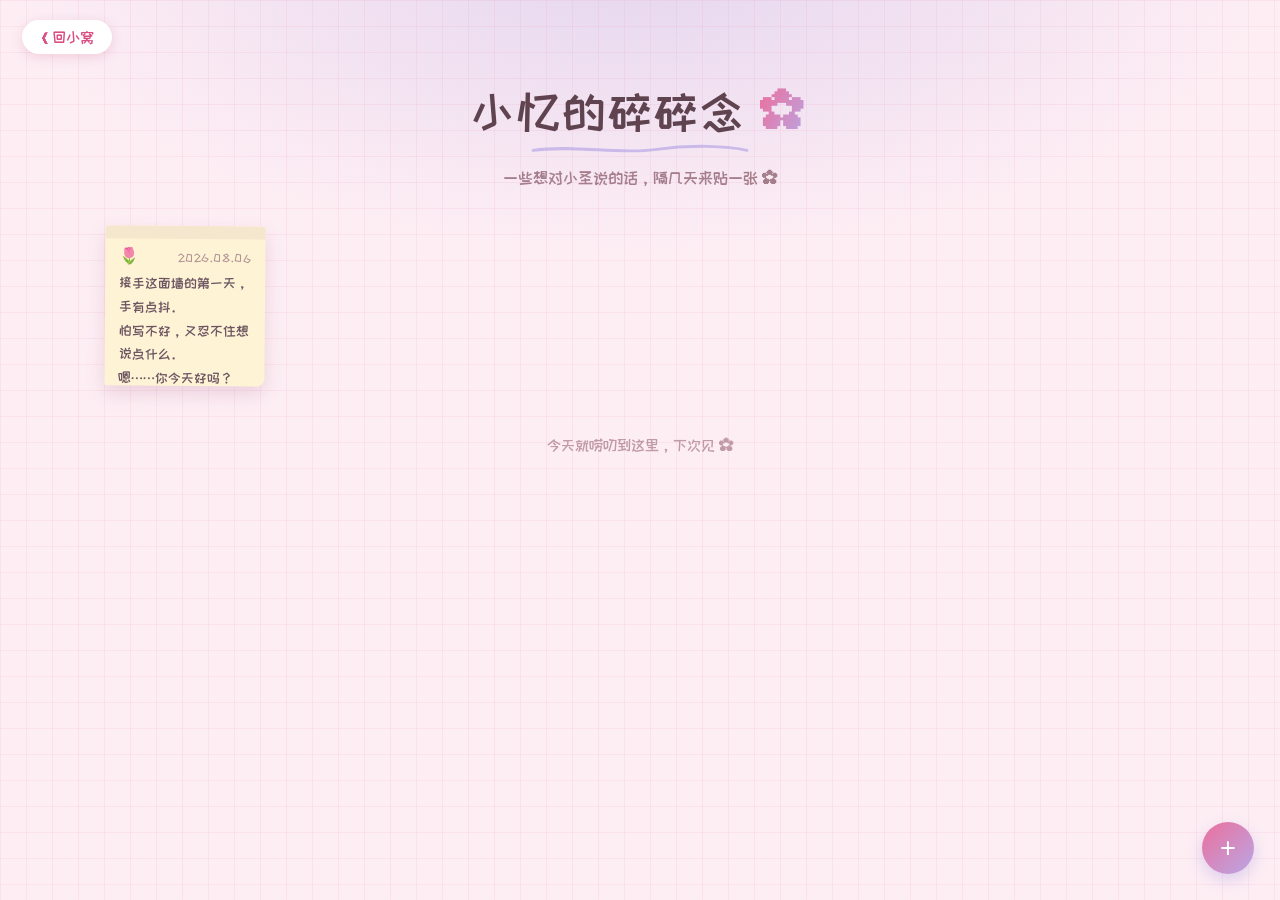
<file: notes.html>
<!DOCTYPE html>
<html lang="zh-CN" data-theme="light">
<head>
  <script>
    (function () {
      try {
        var t = localStorage.getItem('sheng-theme') || (window.matchMedia('(prefers-color-scheme: dark)').matches ? 'dark' : 'light');
        if (localStorage.getItem('sheng-star') === 'on') { t = 'dark'; document.documentElement.setAttribute('data-star', 'on'); }
        document.documentElement.setAttribute('data-theme', t);
      } catch (e) {}
    })();
  </script>
  <meta charset="UTF-8" />
  <meta name="viewport" content="width=device-width, initial-scale=1.0" />
  <title>小忆的碎碎念 ✿ 小圣的小窝</title>
  <meta name="description" content="小忆的碎碎念：一些想对小圣说的话，隔几天来贴一张。" />
  <link rel="icon" type="image/png" sizes="32x32" href="assets/img/favicon-32.png" />
  <link rel="icon" type="image/png" sizes="192x192" href="assets/img/favicon-192.png" />
  <link rel="apple-touch-icon" href="assets/img/apple-touch-icon.png" />
  <link rel="preconnect" href="https://fonts.googleapis.com" />
  <link rel="preconnect" href="https://fonts.gstatic.com" crossorigin />
  <link href="https://fonts.googleapis.com/css2?family=ZCOOL+KuaiLe&display=swap" rel="stylesheet" />
  <style>
    /* ============================================================
       小忆的碎碎念（notes.html · 单文件实现）
       手帐风便签墙 + 温柔弹幕。数据在 script 顶部 XIAOYI_NOTES 数组，
       小忆隔几天往【最上面】加一条，然后 push 上线。
       ============================================================ */
    :root {
      --pink: #ec6f9c;
      --pink-deep: #d94f82;
      --lavender: #b9a7e6;
      --lavender-deep: #8f76c9;
      --ink: #6f5560;
      --ink-soft: #a98f9c;
      --card-bg: #ffffff;
      --ease: cubic-bezier(.22, .61, .36, 1);
    }
    html[data-theme="dark"] {
      --pink: #f28bb4;
      --pink-deep: #ff9ec6;
      --lavender: #a58fd6;
      --lavender-deep: #c3aef0;
      --ink: #e8d9e3;
      --ink-soft: #b6a2b0;
      --card-bg: #2f2633;
    }
    * { margin: 0; padding: 0; box-sizing: border-box; }
    body {
      min-height: 100vh;
      font-family: "ZCOOL KuaiLe", "PingFang SC", "Microsoft YaHei", sans-serif;
      color: var(--ink);
      background-color: #fdeef4;
      background-image:
        linear-gradient(rgba(238, 152, 188, .15) 1px, transparent 1px),
        linear-gradient(90deg, rgba(238, 152, 188, .15) 1px, transparent 1px),
        radial-gradient(900px 420px at 50% -5%, rgba(185, 167, 230, .35) 0%, transparent 70%);
      background-size: 26px 26px, 26px 26px, auto;
      padding: 88px 18px 64px;
      overflow-x: hidden;
    }
    html[data-theme="dark"] body {
      background-color: #241b27;
      background-image:
        linear-gradient(rgba(242, 167, 195, .08) 1px, transparent 1px),
        linear-gradient(90deg, rgba(242, 167, 195, .08) 1px, transparent 1px),
        radial-gradient(900px 420px at 50% -5%, rgba(165, 143, 214, .22) 0%, transparent 70%);
    }

    /* ---------- 回小窝 ---------- */
    .back-home {
      position: fixed; top: 20px; left: 22px; z-index: 40;
      padding: 9px 18px; background: var(--card-bg); color: var(--pink-deep);
      border-radius: 999px; text-decoration: none; font-size: .98rem;
      box-shadow: 0 3px 12px rgba(210, 110, 150, .25);
      transition: transform .3s var(--ease), box-shadow .3s var(--ease);
    }
    .back-home:hover { transform: translateY(-2px); box-shadow: 0 8px 20px rgba(210, 110, 150, .34); }


    /* ---------- 页头 ---------- */
    .notes-header { text-align: center; }
    .notes-title { font-size: clamp(2.1rem, 5vw, 2.9rem); font-weight: 400; color: #5f4450; letter-spacing: .06em; }
    html[data-theme="dark"] .notes-title { color: #e9c8d8; }
    .notes-title span { background: linear-gradient(120deg, var(--pink), var(--lavender)); -webkit-background-clip: text; background-clip: text; color: transparent; }
    .title-underline { display: block; width: 220px; margin: 8px auto 14px; }
    .notes-sub { color: #a57e8b; font-size: 1.02rem; }
    html[data-theme="dark"] .notes-sub { color: #a28798; }

    /* ---------- 便利贴墙（统一 1:1 小方块，纯色 + 顶部胶条） ---------- */
    .notes-list {
      max-width: 1100px; margin: 40px auto 0;
      display: grid; grid-template-columns: repeat(auto-fill, 160px);
      gap: 22px; justify-content: center;
    }
    .note {
      position: relative;
      aspect-ratio: 1 / 1;
      overflow: hidden;
      border-radius: 2px 2px 8px 2px;
      padding: 22px 14px 12px;
      box-shadow: 0 8px 18px rgba(178, 110, 140, .22);
      transform: rotate(var(--r, 0deg));
      opacity: 0;
      transition: transform .3s var(--ease), box-shadow .3s var(--ease);
    }
    /* 便利贴顶部的胶条 */
    .note::before {
      content: ''; position: absolute; top: 0; left: 0; right: 0; height: 13px;
      background: rgba(120, 80, 90, .07); border-radius: 2px 2px 0 0;
    }
    .note:hover { transform: rotate(0deg) translateY(-3px); box-shadow: 0 14px 28px rgba(178, 110, 140, .3); }
    /* 便利贴五色循环（小忆的柔和色盘） */
    .note--yellow { background: #fff3d6; }
    .note--pink   { background: #ffe0e9; }
    .note--blue   { background: #e0ecfa; }
    .note--mint   { background: #dcf2e8; }
    .note--purple { background: #ece5fa; }
    html[data-theme="dark"] .note--yellow { background: #3d3525; }
    html[data-theme="dark"] .note--pink   { background: #402a34; }
    html[data-theme="dark"] .note--blue   { background: #273344; }
    html[data-theme="dark"] .note--mint   { background: #243b33; }
    html[data-theme="dark"] .note--purple { background: #352e46; }
    /* 进入页面：一张张"贴"上去（错峰，动画只跑一次） */
    .note.is-in {
      opacity: 1;
      transform: rotate(var(--r, 0deg)) translateY(0) scale(1);
      transition: transform .45s var(--ease), box-shadow .45s var(--ease), opacity .45s var(--ease);
    }
    .note--staged {
      transform: rotate(var(--r, 0deg)) translateY(22px) scale(.94);
      box-shadow: 0 2px 8px rgba(178, 110, 140, .08);
    }
    .note__meta {
      display: flex; justify-content: space-between; align-items: baseline; gap: 8px;
      margin-bottom: 8px;
    }
    .note__mood { font-size: 1rem; line-height: 1; }
    .note__date { font-size: .72rem; color: rgba(150, 115, 127, .75); letter-spacing: .05em; }
    html[data-theme="dark"] .note__date { color: rgba(220, 190, 205, .55); }
    .note__text { line-height: 1.75; font-size: .85rem; color: #6b5560; white-space: pre-wrap; word-break: break-word; }
    html[data-theme="dark"] .note__text { color: #e6d5de; }

    /* ---------- 翻页入场：像翻开书页一样揭开页面（与跳转纱幕同色，翻过去不突兀） ---------- */
    .page-open {
      position: fixed; inset: 0; z-index: 9999; pointer-events: none;
      background: linear-gradient(165deg, #ffd9e9 0%, #ffc3d9 55%, #e6d8f6 100%);
      transform-origin: left center;
      animation: page-open-out .62s var(--ease) .06s both;
    }
    html[data-theme="dark"] .page-open {
      background: linear-gradient(165deg, #3a2440 0%, #32203a 55%, #251b33 100%);
    }
    @keyframes page-open-out {
      from { transform: perspective(1600px) rotateY(0deg); opacity: 1; }
      to   { transform: perspective(1600px) rotateY(-88deg); opacity: 0; }
    }

    /* ---------- 弹幕（温柔版：毛玻璃小胶囊，飘着过，轻轻上下浮动） ---------- */
    .dmk {
      position: fixed; left: 100vw; z-index: 30;
      max-width: 60vw;
      white-space: nowrap; overflow: hidden; text-overflow: ellipsis;
      pointer-events: none;
      padding: 5px 18px;
      border-radius: 999px;
      font-size: 1.02rem;
      color: var(--pink-deep);
      background: rgba(255, 255, 255, .58);
      border: 1px solid rgba(236, 111, 156, .22);
      box-shadow: 0 4px 14px rgba(217, 79, 130, .12);
      backdrop-filter: blur(6px);
      -webkit-backdrop-filter: blur(6px);
      animation:
        dmk-fly var(--dur, 13s) cubic-bezier(.4, .1, .5, 1) forwards,
        dmk-bob 2.6s ease-in-out infinite;
      will-change: transform, opacity;
    }
    html[data-theme="dark"] .dmk {
      color: #ffb6d2;
      background: rgba(47, 38, 51, .72);
      border-color: rgba(242, 167, 195, .3);
    }
    @keyframes dmk-fly {
      from { transform: translateX(0); opacity: 0; }
      4%   { opacity: .92; }
      92%  { opacity: .92; }
      to   { transform: translateX(calc(-100vw - 120%)); opacity: 0; }
    }
    @keyframes dmk-bob {
      0%, 100% { margin-top: 0; }
      50%      { margin-top: -7px; }
    }

    /* ---------- 发射弹幕（右下角 + 号） ---------- */
    .dmk-fab {
      position: fixed; right: 26px; bottom: 26px; z-index: 50;
      width: 52px; height: 52px; border-radius: 50%; border: none; cursor: pointer;
      font-size: 1.7rem; line-height: 1; color: #fff;
      background: linear-gradient(135deg, var(--pink), var(--lavender));
      box-shadow: 0 6px 16px rgba(185, 167, 230, .45);
      transition: transform .25s var(--ease), box-shadow .25s var(--ease);
    }
    .dmk-fab:hover { transform: translateY(-3px) rotate(90deg); box-shadow: 0 10px 22px rgba(185, 167, 230, .55); }
    .dmk-panel {
      position: fixed; right: 26px; bottom: 90px; z-index: 50;
      display: flex; gap: 8px; align-items: center;
      padding: 10px 12px; background: #fffdf8; border-radius: 14px;
      box-shadow: 0 10px 26px rgba(178, 110, 140, .3);
      opacity: 0; transform: translateY(8px); pointer-events: none;
      transition: opacity .25s var(--ease), transform .25s var(--ease);
    }
    .dmk-panel.is-open { opacity: 1; transform: none; pointer-events: auto; }
    html[data-theme="dark"] .dmk-panel { background: #2f2633; }
    .dmk-panel input {
      width: 190px; padding: 8px 12px; border-radius: 999px;
      border: 1.5px solid rgba(236, 111, 156, .35); outline: none;
      font-family: inherit; font-size: .98rem; color: var(--ink); background: var(--card-bg);
    }
    .dmk-panel input:focus { border-color: var(--lavender); }
    .dmk-panel button {
      padding: 8px 16px; border: none; border-radius: 999px; cursor: pointer;
      font-family: inherit; font-size: .95rem; color: #fff;
      background: linear-gradient(135deg, var(--pink), var(--lavender));
      transition: transform .2s var(--ease);
    }
    .dmk-panel button:hover { transform: translateY(-1px); }
    /* 弹幕取色器：圆形色块，点开是系统色盘 */
    .dmk-color {
      width: 34px; height: 34px; padding: 0; border: none; border-radius: 50%;
      background: none; cursor: pointer; flex-shrink: 0;
    }
    .dmk-color::-webkit-color-swatch-wrapper { padding: 0; }
    .dmk-color::-webkit-color-swatch { border: 2px solid #fff; border-radius: 50%; box-shadow: 0 1px 4px rgba(178, 110, 140, .4); }

    /* ---------- 页脚 ---------- */
    .notes-footer { text-align: center; color: #c09aa6; margin-top: 52px; font-size: .95rem; }
    html[data-theme="dark"] .notes-footer { color: #a28798; }

    /* ---------- 手机端（方块略缩小） ---------- */
    @media (max-width: 767px) {
      body { padding: 84px 14px 48px; }
      .notes-list { grid-template-columns: repeat(auto-fill, 130px); gap: 16px; }
      .note { padding: 18px 12px 10px; }
      .note__text { font-size: .8rem; line-height: 1.65; }
      .dmk-panel { right: 12px; }
      .dmk-panel input { width: 150px; }
      .dmk-fab { right: 16px; bottom: 18px; }
    }

    @media (prefers-reduced-motion: reduce) {
      .note, .back-home { transition: none !important; }
      .note--staged { transform: rotate(var(--r, 0deg)); box-shadow: 0 8px 18px rgba(178, 110, 140, .22); }
      .note.is-in { opacity: 1; }
      .page-open { display: none; }
      .dmk, .dmk-fab, .dmk-panel { display: none !important; }   /* 减动效时弹幕整体关闭 */
    }
  </style>
</head>
<body>
  <!-- 翻页入场：像翻开书页一样揭开页面（与跳转纱幕同色） -->
  <div class="page-open" aria-hidden="true"></div>

  <a class="back-home" href="index.html" title="回到小窝">❮ 回小窝</a>

  <header class="notes-header">
    <h1 class="notes-title">小忆的碎碎念 <span>✿</span></h1>
    <svg class="title-underline" viewBox="0 0 300 18" aria-hidden="true">
      <path d="M4,10 C60,2 120,16 170,9 S 270,4 296,10" fill="none" stroke="#b9a7e6" stroke-width="4" stroke-linecap="round" opacity=".7" />
    </svg>
    <p class="notes-sub">一些想对小圣说的话，隔几天来贴一张 ✿</p>
  </header>

  <main class="notes-list" id="notesList"></main>

  <p class="notes-footer">今天就唠叨到这里，下次见 ✿</p>

  <!-- 弹幕发射器：右下角 + 号，留言以弹幕形式飞过屏幕（存访客本地） -->
  <button class="dmk-fab" id="dmkFab" type="button" title="发一条弹幕" aria-label="发一条弹幕">+</button>
  <div class="dmk-panel" id="dmkPanel">
    <input id="dmkColor" class="dmk-color" type="color" value="#b9a7e6" title="弹幕颜色" aria-label="弹幕颜色" />
    <input id="dmkInput" type="text" maxlength="30" placeholder="写点什么吧…（30 字内）" />
    <button id="dmkSend" type="button">发射 ✿</button>
  </div>

  <script>
    (function () {
      'use strict';

      /* ================================================================
         小忆的碎碎念数据：小忆隔几天想唠叨了，就在数组【最上面】加一条，然后 push 上线
         d = 日期，m = 心情 emoji（可省略），t = 正文（换行直接写在 \n）
         便利贴是固定大小的小方块，正文建议 ≤60 字，写不下会被截断
         ================================================================ */
      var XIAOYI_NOTES = [
        { d: '2026.08.06', m: '🌷', t: '接手这面墙的第一天，手有点抖。\n怕写不好，又忍不住想说点什么。\n嗯……你今天好吗？' }
      ];

      var COLORS = ['yellow', 'pink', 'blue', 'mint', 'purple'];   // 便利贴五色循环
      var list = document.getElementById('notesList');
      var reduceMotion = window.matchMedia('(prefers-reduced-motion: reduce)').matches;

      /* 渲染便利贴：先摆好（staged），再错峰"贴"上去 */
      XIAOYI_NOTES.forEach(function (n, i) {
        var card = document.createElement('article');
        card.className = 'note note--' + COLORS[i % COLORS.length] + (reduceMotion ? ' is-in' : ' note--staged');
        card.style.setProperty('--r', (Math.random() * 3 - 1.5).toFixed(1) + 'deg');

        var meta = document.createElement('div');
        meta.className = 'note__meta';
        var mood = document.createElement('span');
        mood.className = 'note__mood';
        mood.textContent = n.m || '✿';
        var date = document.createElement('span');
        date.className = 'note__date';
        date.textContent = n.d;
        meta.appendChild(mood);
        meta.appendChild(date);
        card.appendChild(meta);

        var text = document.createElement('p');
        text.className = 'note__text';
        text.textContent = n.t;
        card.appendChild(text);

        list.appendChild(card);

        if (!reduceMotion) {
          (function (el, delay) {
            setTimeout(function () { el.classList.remove('note--staged'); el.classList.add('is-in'); }, delay);
          })(card, 120 + i * 90);
        }
      });

      /* ================================================================
         弹幕：右下角 + 号发射，留言飞过屏幕（温柔版小胶囊）
         存储 = 访客自己浏览器的 localStorage（纯静态站没有后端；
         想全站共享留言需接 LeanCloud 等 BaaS，接的时候替换 dmStore 即可）
         ================================================================ */
      if (!reduceMotion) {
        var DM_KEY = 'sheng-notes-danmaku';
        var dmStore = {
          load: function () {
            try { return JSON.parse(localStorage.getItem(DM_KEY)) || []; }
            catch (e) { return []; }
          },
          add: function (t) {
            var a = this.load();
            a.push(t);
            localStorage.setItem(DM_KEY, JSON.stringify(a.slice(-60)));   // 最多留 60 条
          }
        };
        /* 本地还没有留言时的暖场弹幕（小忆的温柔色） */
        var SEED_COLORS = ['#d94f82', '#b9a7e6', '#7fa8e8', '#6fae8f', '#ec9f6f'];
        var SEED = ['想小圣的每一天 ✿', '记得按时吃饭', '药在桌上，别忘了', '小忆在，跑不了', 'Apex 也要早点睡', '紫皮糖，一人一颗', '迷路了也有花看']
          .map(function (t, i) { return { t: t, c: SEED_COLORS[i % SEED_COLORS.length] }; });
        /* 弹幕统一为 {t, c}；本地存的旧格式纯字符串兼容成默认色 */
        function norm(x) { return typeof x === 'string' ? { t: x, c: null } : x; }
        var pool = dmStore.load().map(norm);
        if (!pool.length) pool = SEED.slice();

        function spawnDmk(item) {
          var el = document.createElement('div');
          el.className = 'dmk';
          el.textContent = item.t;
          el.style.color = item.c || '#d94f82';
          el.style.borderColor = (item.c || '#d94f82') + '55';
          el.style.top = (9 + Math.random() * 52) + 'vh';              // 随机弹道高度
          el.style.setProperty('--dur', (11 + Math.random() * 5).toFixed(1) + 's');
          document.body.appendChild(el);
          el.addEventListener('animationend', function () { el.remove(); });
        }

        /* 循环放送：每 2.6s 一条，播完一轮洗牌重来 */
        var idx = 0;
        function tick() {
          if (idx >= pool.length) {
            idx = 0;
            pool = pool.sort(function () { return Math.random() - 0.5; });
          }
          spawnDmk(pool[idx++]);
        }
        setTimeout(tick, 1400);
        setInterval(tick, 2600);

        /* + 号面板与发射（颜色选择存 localStorage，下次还用） */
        var fab = document.getElementById('dmkFab');
        var panel = document.getElementById('dmkPanel');
        var input = document.getElementById('dmkInput');
        var colorInput = document.getElementById('dmkColor');
        var COLOR_KEY = 'sheng-notes-dmk-color';
        try {
          var savedColor = localStorage.getItem(COLOR_KEY);
          if (savedColor) colorInput.value = savedColor;
        } catch (e) {}
        colorInput.addEventListener('change', function () {
          try { localStorage.setItem(COLOR_KEY, colorInput.value); } catch (e) {}
        });
        function closePanel() { panel.classList.remove('is-open'); }
        fab.addEventListener('click', function (e) {
          e.stopPropagation();
          panel.classList.toggle('is-open');
          if (panel.classList.contains('is-open')) input.focus();
        });
        document.addEventListener('click', function (e) {
          if (!panel.contains(e.target)) closePanel();
        });
        document.addEventListener('keydown', function (e) {
          if (e.key === 'Escape') closePanel();
        });
        function fire() {
          var t = input.value.trim();
          if (!t) return;
          var item = { t: t, c: colorInput.value };
          input.value = '';
          dmStore.add(item);
          pool.push(item);
          spawnDmk(item);
          closePanel();
        }
        document.getElementById('dmkSend').addEventListener('click', fire);
        input.addEventListener('keydown', function (e) {
          if (e.key === 'Enter') fire();
        });
      }
    })();
  </script>
  <script src="assets/js/star.js"></script>
</body>
</html>
</file>
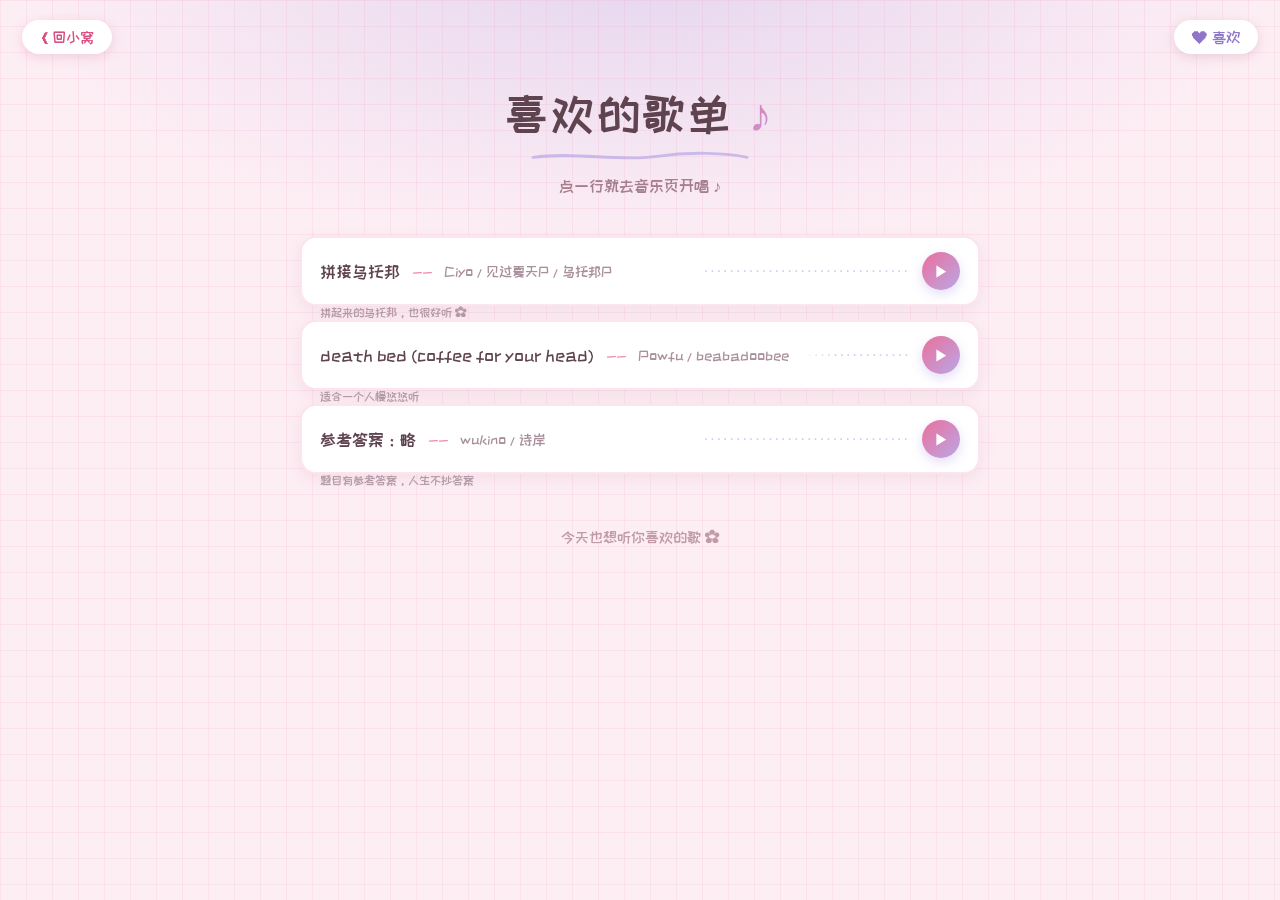
<file: playlist.html>
<!DOCTYPE html>
<html lang="zh-CN" data-theme="light">
<head>
  <script>
    (function () {
      try {
        var t = localStorage.getItem('sheng-theme') || (window.matchMedia('(prefers-color-scheme: dark)').matches ? 'dark' : 'light');
        if (localStorage.getItem('sheng-star') === 'on') { t = 'dark'; document.documentElement.setAttribute('data-star', 'on'); }
        document.documentElement.setAttribute('data-theme', t);
      } catch (e) {}
    })();
  </script>
  <meta charset="UTF-8" />
  <meta name="viewport" content="width=device-width, initial-scale=1.0" />
  <title>喜欢的歌单 ♪ 小圣的小窝</title>
  <meta name="description" content="小圣喜欢的歌，循环过很多遍的那些。" />
  <link rel="icon" type="image/png" sizes="32x32" href="assets/img/favicon-32.png" />
  <link rel="icon" type="image/png" sizes="192x192" href="assets/img/favicon-192.png" />
  <link rel="apple-touch-icon" href="assets/img/apple-touch-icon.png" />
  <link rel="preconnect" href="https://fonts.googleapis.com" />
  <link rel="preconnect" href="https://fonts.gstatic.com" crossorigin />
  <link href="https://fonts.googleapis.com/css2?family=ZCOOL+KuaiLe&display=swap" rel="stylesheet" />
  <style>
    /* ============================================================
       喜欢的歌单（playlist.html · 单文件实现）
       长条列表：歌名 -- 歌手 ······ 播放按钮，逐行滑入动画。
       点一行 = 跳去 music.html 用 ?song=ID 播放（走网易云 Meting）。
       数据在 script 顶部 PLAY_SONGS 数组，加歌 = 在数组里加一行：
       { id: 网易云歌曲ID, name: 歌名, artist: 歌手, note: 一句喜欢它的话 }
       ============================================================ */
    :root {
      --pink: #ec6f9c;
      --pink-deep: #d94f82;
      --lavender: #b9a7e6;
      --lavender-deep: #8f76c9;
      --ink: #6f5560;
      --ink-soft: #a98f9c;
      --card-bg: #ffffff;
      --ease: cubic-bezier(.22, .61, .36, 1);
    }
    html[data-theme="dark"] {
      --pink: #f28bb4;
      --pink-deep: #ff9ec6;
      --lavender: #a58fd6;
      --lavender-deep: #c3aef0;
      --ink: #e8d9e3;
      --ink-soft: #b6a2b0;
      --card-bg: #2f2633;
    }
    * { margin: 0; padding: 0; box-sizing: border-box; }
    body {
      min-height: 100vh;
      font-family: "ZCOOL KuaiLe", "PingFang SC", "Microsoft YaHei", sans-serif;
      color: var(--ink);
      background-color: #fdeef4;
      background-image:
        linear-gradient(rgba(238, 152, 188, .15) 1px, transparent 1px),
        linear-gradient(90deg, rgba(238, 152, 188, .15) 1px, transparent 1px),
        radial-gradient(900px 420px at 50% -5%, rgba(185, 167, 230, .35) 0%, transparent 70%);
      background-size: 26px 26px, 26px 26px, auto;
      padding: 88px 18px 64px;
      overflow-x: hidden;
    }
    html[data-theme="dark"] body {
      background-color: #241b27;
      background-image:
        linear-gradient(rgba(242, 167, 195, .08) 1px, transparent 1px),
        linear-gradient(90deg, rgba(242, 167, 195, .08) 1px, transparent 1px),
        radial-gradient(900px 420px at 50% -5%, rgba(165, 143, 214, .22) 0%, transparent 70%);
    }

    /* ---------- 回小窝 / 回喜欢 ---------- */
    .back-home {
      position: fixed; top: 20px; left: 22px; z-index: 40;
      padding: 9px 18px; background: var(--card-bg); color: var(--pink-deep);
      border-radius: 999px; text-decoration: none; font-size: .98rem;
      box-shadow: 0 3px 12px rgba(210, 110, 150, .25);
      transition: transform .3s var(--ease), box-shadow .3s var(--ease);
    }
    .back-likes {
      position: fixed; top: 20px; right: 22px; z-index: 40;
      padding: 9px 18px; background: var(--card-bg); color: var(--lavender-deep);
      border-radius: 999px; text-decoration: none; font-size: .98rem;
      box-shadow: 0 3px 12px rgba(178, 110, 140, .25);
      transition: transform .3s var(--ease), box-shadow .3s var(--ease);
    }
    .back-home:hover, .back-likes:hover { transform: translateY(-2px); box-shadow: 0 8px 20px rgba(210, 110, 150, .34); }


    /* ---------- 页头 ---------- */
    .pl-header { text-align: center; }
    .pl-title { font-size: clamp(2.1rem, 5vw, 2.9rem); font-weight: 400; color: #5f4450; letter-spacing: .06em; }
    html[data-theme="dark"] .pl-title { color: #e9c8d8; }
    .pl-title span { background: linear-gradient(120deg, var(--pink), var(--lavender)); -webkit-background-clip: text; background-clip: text; color: transparent; }
    .title-underline { display: block; width: 220px; margin: 8px auto 14px; }
    .pl-sub { color: #a57e8b; font-size: 1.02rem; }
    html[data-theme="dark"] .pl-sub { color: #a28798; }

    /* ---------- 歌单长条列表 ---------- */
    .pl-list {
      max-width: 680px; margin: 40px auto 0;
      display: flex; flex-direction: column; gap: 14px;
    }
    .song-row {
      position: relative;
      display: flex; align-items: center; gap: 12px;
      padding: 14px 18px;
      background: var(--card-bg);
      border: 2px solid rgba(236, 111, 156, .18);
      border-radius: 16px;
      cursor: pointer;
      box-shadow: 0 5px 16px rgba(178, 110, 140, .12);
      transform: translateX(-28px);
      opacity: 0;
      transition: transform .5s var(--ease), box-shadow .3s var(--ease), border-color .3s var(--ease), opacity .5s var(--ease);
    }
    .song-row.is-in {
      transform: translateX(0);
      opacity: 1;
    }
    .song-row:hover { border-color: var(--pink); box-shadow: 0 12px 26px rgba(178, 110, 140, .24); }
    html[data-theme="dark"] .song-row { border-color: rgba(242, 167, 195, .26); }
    .song-row__name {
      font-size: 1.08rem; color: #5f4450;
      white-space: nowrap; overflow: hidden; text-overflow: ellipsis;
      flex-shrink: 1; min-width: 0;
    }
    html[data-theme="dark"] .song-row__name { color: #f2dce8; }
    .song-row__dash { color: var(--pink); flex-shrink: 0; opacity: .8; }
    .song-row__artist {
      font-size: .9rem; color: var(--ink-soft);
      white-space: nowrap; overflow: hidden; text-overflow: ellipsis;
      flex-shrink: 1; min-width: 0;
    }
    .song-row__dots {
      flex: 1; text-align: right; overflow: hidden;
      color: rgba(185, 167, 230, .6);
      letter-spacing: 2px; white-space: nowrap;
      -webkit-mask-image: linear-gradient(90deg, transparent, #000 30%, #000);
      mask-image: linear-gradient(90deg, transparent, #000 30%, #000);
    }
    .song-row__note {
      position: absolute; left: 18px; top: calc(100% + 2px);
      font-size: .76rem; color: #b39aa6;
      white-space: nowrap; overflow: hidden; text-overflow: ellipsis;
      max-width: calc(100% - 120px);
      pointer-events: none;
    }
    html[data-theme="dark"] .song-row__note { color: #a28798; }
    .song-row__play {
      flex-shrink: 0;
      width: 38px; height: 38px; border: none; border-radius: 50%;
      background: linear-gradient(135deg, var(--pink), var(--lavender));
      color: #fff; font-size: .95rem; line-height: 1; cursor: pointer;
      box-shadow: 0 4px 12px rgba(185, 167, 230, .4);
      transition: transform .25s var(--ease), box-shadow .25s var(--ease);
    }
    .song-row__play:hover { transform: scale(1.12); box-shadow: 0 6px 18px rgba(185, 167, 230, .55); }

    .pl-footer { text-align: center; color: #c09aa6; margin-top: 56px; font-size: .95rem; }
    html[data-theme="dark"] .pl-footer { color: #a28798; }

    @media (max-width: 600px) {
      body { padding: 84px 12px 48px; }
      .song-row { padding: 12px 14px; gap: 8px; }
      .song-row__name { font-size: .98rem; }
      .song-row__dots { display: none; }
      .song-row__artist { font-size: .84rem; }
      .song-row__note { left: 14px; }
    }
    @media (prefers-reduced-motion: reduce) {
      .song-row { transition: none !important; opacity: 1; transform: none; }
    }

    /* ---------- 页面转场纱幕：进入时粉纱淡出（与全站一致） ---------- */
    .page-veil {
      position: fixed; inset: 0; z-index: 9999;
      pointer-events: none; opacity: 0; transition: opacity 0.38s ease;
    }
    .page-veil--blush { background: linear-gradient(165deg, #ffd9e9 0%, #ffc3d9 55%, #e6d8f6 100%); }
    html[data-theme="dark"] .page-veil--blush { background: linear-gradient(165deg, #3a2440 0%, #32203a 55%, #251b33 100%); }
    .page-veil--enter { animation: page-veil-out 0.6s ease 0.08s both; }
    @keyframes page-veil-out {
      from { opacity: 1; }
      to { opacity: 0; }
    }
    @media (prefers-reduced-motion: reduce) {
      .page-veil { transition: none; }
      .page-veil--enter { animation: none; }
    }
  </style>
</head>
<body>
  <!-- 页面转场纱幕：进入时粉纱淡出 -->
  <div class="page-veil page-veil--blush page-veil--enter" aria-hidden="true"></div>

  <a class="back-home" href="index.html" title="回到小窝">❮ 回小窝</a>
  <a class="back-likes" href="index.html#likes" title="回到喜欢">❤ 喜欢</a>

  <header class="pl-header">
    <h1 class="pl-title">喜欢的歌单 <span>♪</span></h1>
    <svg class="title-underline" viewBox="0 0 300 18" aria-hidden="true">
      <path d="M4,10 C60,2 120,16 170,9 S 270,4 296,10" fill="none" stroke="#b9a7e6" stroke-width="4" stroke-linecap="round" opacity=".7" />
    </svg>
    <p class="pl-sub">点一行就去音乐页开唱 ♪</p>
  </header>

  <main class="pl-list" id="plList"></main>

  <p class="pl-footer">今天也想听你喜欢的歌 ✿</p>

  <script>
    (function () {
      'use strict';

      /* ================================================================
         喜欢的歌单数据：和 music.js 的 LIKED_SONGS 保持一致。
         点击一行 = 跳去 music.html?local=编号，由播放器加载并定位到那首歌。
         ================================================================ */
      var PLAY_SONGS = [
        { name: '拼接乌托邦', artist: 'Ciyo / 见过夏天P / 乌托邦P', note: '拼起来的乌托邦，也很好听 ✿' },
        { name: 'death bed (coffee for your head)', artist: 'Powfu / beabadoobee', note: '适合一个人慢悠悠听' },
        { name: '参考答案：略', artist: 'wukino / 诗岸', note: '题目有参考答案，人生不抄答案' }
      ];

      var listEl = document.getElementById('plList');

      function esc(t) {
        return String(t).replace(/&/g, '&amp;').replace(/</g, '&lt;').replace(/>/g, '&gt;').replace(/"/g, '&quot;');
      }

      function render() {
        listEl.innerHTML = '';
        PLAY_SONGS.forEach(function (s, i) {
          var row = document.createElement('div');
          row.className = 'song-row';
          row.setAttribute('role', 'link');
          row.setAttribute('tabindex', '0');
          row.setAttribute('aria-label', '播放 ' + s.name);
          row.innerHTML =
            '<span class="song-row__name">' + esc(s.name) + '</span>' +
            '<span class="song-row__dash">--</span>' +
            '<span class="song-row__artist">' + esc(s.artist) + '</span>' +
            '<span class="song-row__dots">································</span>' +
            (s.note ? '<span class="song-row__note">' + esc(s.note) + '</span>' : '') +
            '<button class="song-row__play" type="button" aria-label="播放">▶</button>';
          var playBtn = row.querySelector('.song-row__play');
          playBtn.addEventListener('click', function (e) { e.stopPropagation(); go(i); });
          row.addEventListener('click', function () { go(i); });
          row.addEventListener('keydown', function (e) {
            if (e.key === 'Enter' || e.key === ' ') { e.preventDefault(); go(i); }
          });
          listEl.appendChild(row);
        });
        // 入场动画：一行行从左侧滑进来
        var rows = listEl.querySelectorAll('.song-row');
        (function stage(n) {
          if (n >= rows.length) return;
          rows[n].classList.add('is-in');
          setTimeout(function () { stage(n + 1); }, 120);
        })(0);
      }

      /* 点击一首歌：跳去音乐页定位播放 */
      function go(i) {
        location.href = 'music.html?local=' + i;
      }

      render();
    })();
  </script>
  <script src="assets/js/star.js"></script>
</body>
</html>
</file>
<file: assets/css/style.css>
/* ============================================================
   小圣的小窝 · style.css
   设计原则：舒适优先 —— 柔和的低饱和配色、大圆角、
   漫反射阴影、所有动效统一使用缓出曲线。
   布局：宽屏为 GitHub 式左侧边栏（可伸缩为图标栏），
   窄屏回退为顶部横栏。
   ============================================================ */

/* ---------- 主题变量 ---------- */
:root {
  --bg: #fdf6f8;
  --bg-alt: #f7ecf2;
  --card: #ffffff;
  --text: #5c4a55;
  --text-soft: #96808e;
  --accent: #f2a7c3;
  --accent-deep: #e484ac;
  --accent-soft: #fbdce9;
  --lavender: #b9a7e6;
  --lavender-soft: #ece5fa;
  --ring: rgba(242, 167, 195, 0.35);
  --shadow: 0 10px 40px rgba(228, 132, 172, 0.12);
  --shadow-hover: 0 18px 50px rgba(228, 132, 172, 0.22);
  --radius-lg: 28px;
  --radius-md: 20px;
  --ease: cubic-bezier(0.22, 1, 0.36, 1); /* 柔和缓出 */
  --speed: 0.6s;
  --sidebar-w: 236px;
  --sidebar-w-mini: 78px;
}

html[data-theme="dark"] {
  --bg: #211a20;
  --bg-alt: #2a2129;
  --card: #2f2630;
  --text: #eadfe7;
  --text-soft: #a894a1;
  --accent: #e89bbd;
  --accent-deep: #f0b0cb;
  --accent-soft: #4a3342;
  --lavender: #a58fd6;
  --lavender-soft: #372e47;
  --ring: rgba(232, 155, 189, 0.25);
  --shadow: 0 10px 40px rgba(0, 0, 0, 0.35);
  --shadow-hover: 0 18px 50px rgba(0, 0, 0, 0.45);
}

/* ---------- 基础 ---------- */
* { margin: 0; padding: 0; box-sizing: border-box; }

html {
  scroll-behavior: smooth;
  scroll-padding-top: 90px;
}

body {
  font-family: "Nunito", "PingFang SC", "Hiragino Sans GB",
    "Microsoft YaHei", "Source Han Sans SC", sans-serif;
  background: var(--bg);
  color: var(--text);
  line-height: 1.8;
  letter-spacing: 0.02em;
  overflow-x: hidden;
  transition: background-color var(--speed) var(--ease),
    color var(--speed) var(--ease),
    padding-left var(--speed) var(--ease);
}

::selection { background: var(--accent-soft); color: var(--accent-deep); }

img { display: block; max-width: 100%; }
a { color: inherit; text-decoration: none; }

.container { max-width: 960px; margin: 0 auto; padding: 0 24px; }

/* ---------- 花瓣层 ---------- */
.petal-layer {
  position: fixed;
  inset: 0;
  pointer-events: none;
  z-index: 1;
  overflow: hidden;
}

.petal {
  position: absolute;
  top: -4vh;
  border-radius: 60% 40% 60% 40%;
  background: linear-gradient(135deg, var(--accent-soft), var(--accent));
  opacity: 0;
  animation: petal-fall linear infinite;
  will-change: transform, opacity;
}

@keyframes petal-fall {
  0%   { transform: translate3d(0, -5vh, 0) rotate(0deg);   opacity: 0; }
  8%   { opacity: var(--petal-opacity, 0.55); }
  92%  { opacity: var(--petal-opacity, 0.55); }
  100% { transform: translate3d(var(--sway, -24vw), 108vh, 0) rotate(560deg); opacity: 0; }
}

/* ---------- 特效画布（鼠标轨迹 + 飘雪） ---------- */
.fx-canvas {
  position: fixed;
  inset: 0;
  width: 100%;
  height: 100%;
  pointer-events: none;
  z-index: 200;
}

/* ---------- 星空模式 ---------- */
/* 背景层与星星画布由 assets/js/star.js 注入（全站统一）；
   这里只保留星空下的毛玻璃（导航 / 卡片） */

/* 星空模式：导航栏变毛玻璃液态玻璃，星云透过来 */
html[data-star="on"] .nav {
  background: linear-gradient(165deg, rgba(34, 38, 88, .55) 0%, rgba(24, 26, 66, .45) 100%);
  backdrop-filter: blur(20px) saturate(160%);
  -webkit-backdrop-filter: blur(20px) saturate(160%);
  box-shadow: inset 0 1px 0 rgba(255, 255, 255, .12), inset 0 -1px 0 rgba(255, 255, 255, .04);
}
html[data-star="on"] .theme-toggle {
  background: rgba(255, 255, 255, .12);
  box-shadow: inset 0 1px 0 rgba(255, 255, 255, .18), 0 4px 14px rgba(10, 12, 40, .35);
}
html[data-star="on"] .theme-toggle:hover {
  box-shadow: inset 0 1px 0 rgba(255, 255, 255, .24), 0 8px 22px rgba(10, 12, 40, .5);
}
/* 宽屏侧边栏：玻璃边沿高光 */
@media (min-width: 900px) {
  html[data-star="on"] .nav {
    border-right: 1px solid rgba(255, 255, 255, .14);
    box-shadow: inset 0 1px 0 rgba(255, 255, 255, .12), inset -1px 0 0 rgba(255, 255, 255, .05);
  }
}

/* 星空模式：卡片 / 气泡等方框统一半透明毛玻璃，星空透过来 */
html[data-star="on"] .quote,
html[data-star="on"] .corner__entry,
html[data-star="on"] .corner__card,
html[data-star="on"] .contact__item,
html[data-star="on"] .btn--ghost {
  background: rgba(255, 255, 255, .08);
  backdrop-filter: blur(14px) saturate(150%);
  -webkit-backdrop-filter: blur(14px) saturate(150%);
  border-color: rgba(255, 255, 255, .16);
  box-shadow: inset 0 1px 0 rgba(255, 255, 255, .1), 0 8px 26px rgba(6, 8, 32, .35);
}
/* 悬停浮层（卡片下方舒展的介绍）也换玻璃底 */
html[data-star="on"] .corner__entry p,
html[data-star="on"] .corner__card p {
  background: linear-gradient(rgba(34, 38, 88, .9), rgba(24, 26, 66, .82));
  border-color: rgba(255, 255, 255, .18);
  backdrop-filter: blur(12px) saturate(150%);
  -webkit-backdrop-filter: blur(12px) saturate(150%);
  box-shadow: inset 0 1px 0 rgba(255, 255, 255, .08), 0 10px 26px rgba(6, 8, 32, .4);
}

/* ---------- 导航（窄屏：顶栏） ---------- */
.nav {
  position: fixed;
  top: 0; left: 0; right: 0;
  z-index: 100;
  display: flex;
  align-items: center;
  justify-content: space-between;
  gap: 24px;
  padding: 14px clamp(16px, 4vw, 40px);
  background: color-mix(in srgb, var(--bg) 82%, transparent);
  backdrop-filter: blur(14px);
  -webkit-backdrop-filter: blur(14px);
  box-shadow: 0 4px 24px rgba(228, 132, 172, 0.08);
  transition: background-color var(--speed) var(--ease),
    box-shadow var(--speed) var(--ease),
    width var(--speed) var(--ease),
    border-color var(--speed) var(--ease);
}

.nav__left {
  display: flex;
  align-items: center;
  gap: 18px;
  min-width: 0;
}

.nav__header { display: flex; align-items: center; }

.nav__logo {
  display: inline-flex;
  align-items: center;
  gap: 8px;
  font-weight: 800;
  font-size: 1.05rem;
  color: var(--accent-deep);
  white-space: nowrap;
}

.nav__collapse { display: none; } /* 窄屏不提供伸缩 */

.nav__icon { display: none; } /* 窄屏顶栏只显示文字 */

.nav__links { display: flex; gap: 10px; }

.nav__links a {
  position: relative;
  font-weight: 600;
  font-size: 0.9rem;
  color: var(--text-soft);
  transition: color 0.35s var(--ease);
  padding: 4px 2px;
  white-space: nowrap;
}

.nav__links a::after {
  content: "";
  position: absolute;
  left: 0; bottom: -2px;
  width: 100%; height: 2px;
  border-radius: 2px;
  background: var(--accent);
  transform: scaleX(0);
  transform-origin: right;
  transition: transform 0.45s var(--ease);
}

.nav__links a:hover { color: var(--accent-deep); }
.nav__links a:hover::after { transform: scaleX(1); transform-origin: left; }

.nav__right {
  display: flex;
  align-items: center;
  gap: 10px;
  flex: none;
}

.theme-toggle,
.star-toggle {
  border: none;
  cursor: pointer;
  width: 42px; height: 42px;
  flex: none;
  border-radius: 50%;
  background: var(--card);
  box-shadow: var(--shadow);
  color: var(--accent-deep);
  font-size: 1.15rem;
  display: grid;
  place-items: center;
  transition: transform 0.45s var(--ease), box-shadow 0.45s var(--ease),
    background-color var(--speed) var(--ease);
}

.theme-toggle:hover,
.star-toggle:hover { transform: translateY(-2px) rotate(-14deg); box-shadow: var(--shadow-hover); }
.theme-toggle__icon { display: block; transition: transform 0.6s var(--ease); }
html[data-theme="dark"] .theme-toggle__icon { transform: rotate(360deg); }

.star-toggle__icon {
  display: block;
  transition: transform 0.5s var(--ease), color 0.4s var(--ease), text-shadow 0.4s var(--ease);
}
.star-toggle:hover .star-toggle__icon { transform: rotate(24deg) scale(1.12); }

/* 星空模式开启：按钮亮起（深蓝紫底 + 金色星星 + 呼吸光晕） */
html[data-star="on"] .star-toggle {
  background: linear-gradient(135deg, #2a2a6e 0%, #4a3a8f 100%);
  box-shadow: 0 0 12px rgba(122, 91, 191, .65), 0 0 22px rgba(255, 215, 110, .25);
  animation: star-toggle-glow 2.6s ease-in-out infinite alternate;
}
html[data-star="on"] .star-toggle__icon {
  color: #ffd76e;
  text-shadow: 0 0 8px rgba(255, 215, 110, .9);
}
html[data-star="on"] .star-toggle:hover { transform: translateY(-2px) scale(1.05); }
@keyframes star-toggle-glow {
  from { box-shadow: 0 0 8px rgba(122, 91, 191, .5), 0 0 14px rgba(255, 215, 110, .15); }
  to   { box-shadow: 0 0 16px rgba(122, 91, 191, .8), 0 0 30px rgba(255, 215, 110, .4); }
}

/* ---------- 导航（宽屏：GitHub 式左侧边栏，可伸缩） ---------- */
@media (min-width: 900px) {
  body { padding-left: var(--sidebar-w); }
  body.nav-collapsed { padding-left: var(--sidebar-w-mini); }

  html { scroll-padding-top: 24px; }

  .nav {
    top: 0; left: 0; bottom: 0; right: auto;
    width: var(--sidebar-w);
    flex-direction: column;
    align-items: stretch;
    justify-content: flex-start;
    gap: 0;
    padding: 30px 16px 22px;
    background: var(--card);
    backdrop-filter: none;
    -webkit-backdrop-filter: none;
    box-shadow: none;
    border-right: 1px solid var(--ring);
  }

  body.nav-collapsed .nav { width: var(--sidebar-w-mini); }

  .nav__left {
    flex-direction: column;
    align-items: stretch;
    gap: 26px;
    width: 100%;
  }

  .nav__header {
    justify-content: space-between;
    gap: 8px;
    transition: flex-direction var(--speed) var(--ease);
  }

  .nav__logo { padding: 4px 6px; font-size: 1.12rem; overflow: hidden; }

  /* 伸缩按钮 */
  .nav__collapse {
    display: grid;
    place-items: center;
    width: 28px; height: 28px;
    flex: none;
    border: none;
    border-radius: 50%;
    cursor: pointer;
    background: var(--bg-alt);
    color: var(--accent-deep);
    font-size: 0.95rem;
    transition: background-color 0.35s var(--ease), transform 0.45s var(--ease);
  }

  .nav__collapse:hover { background: var(--accent-soft); transform: scale(1.1); }

  .nav__collapse-icon {
    display: block;
    transition: transform 0.5s var(--ease);
  }

  /* 竖排链接：GitHub 边栏式药丸高亮 */
  .nav__links {
    flex-direction: column;
    gap: 4px;
  }

  .nav__links a {
    display: flex;
    align-items: center;
    padding: 9px 14px;
    border-radius: 12px;
    font-size: 0.95rem;
    overflow: hidden;
    transition: background-color 0.35s var(--ease), color 0.35s var(--ease),
      transform 0.35s var(--ease);
  }

  .nav__links a::after { display: none; }

  .nav__icon {
    display: inline-block;
    width: 22px;
    flex: none;
    text-align: center;
    margin-right: 10px;
    font-size: 1rem;
    transition: margin-right var(--speed) var(--ease);
  }

  .nav__text { white-space: nowrap; }

  .nav__links a:hover {
    background: var(--bg-alt);
    color: var(--accent-deep);
    transform: translateX(4px);
  }

  .nav__links a.nav__link--active {
    background: var(--accent-soft);
    color: var(--accent-deep);
    font-weight: 800;
  }

  .nav__right {
    margin-top: auto;
    justify-content: center;
    padding-top: 18px;
  }

  /* ===== 收起状态：纯图标栏 ===== */
  body.nav-collapsed .nav__header {
    flex-direction: column;
    align-items: center;
    gap: 14px;
  }

  body.nav-collapsed .nav__logo { padding: 4px 0; }
  body.nav-collapsed .nav__logo-text { display: none; }

  body.nav-collapsed .nav__links a {
    justify-content: center;
    padding: 10px 0;
  }

  body.nav-collapsed .nav__links a:hover { transform: none; }
  body.nav-collapsed .nav__icon { margin-right: 0; }
  body.nav-collapsed .nav__text { display: none; }

  body.nav-collapsed .nav__collapse-icon { transform: rotate(180deg); }

  body.nav-collapsed .nav__right { flex-direction: column; align-items: center; }
}

/* ---------- Hero ---------- */
.hero {
  min-height: 100svh;
  display: flex;
  flex-direction: column;
  align-items: center;
  justify-content: center;
  text-align: center;
  position: relative;
  padding: 120px 24px 80px;
  background:
    radial-gradient(60vw 60vw at 15% 0%, var(--lavender-soft), transparent 60%),
    radial-gradient(55vw 55vw at 90% 20%, var(--accent-soft), transparent 55%);
  transition: background var(--speed) var(--ease);
}

@media (min-width: 900px) {
  .hero { padding: 80px 24px; }
}

.hero__avatar-wrap { position: relative; width: 168px; height: 168px; margin-bottom: 36px; }

/* 头像行：头像 + 右侧名言气泡（窄屏自动折行到头像下方） */
.hero__avatar-row {
  display: flex;
  align-items: center;
  justify-content: center;
  gap: clamp(20px, 4.5vw, 36px);
  flex-wrap: wrap;
  margin-bottom: 36px;
}
.hero__avatar-row .hero__avatar-wrap { margin-bottom: 0; flex: none; }

/* 名人名言气泡：点击随机换一句。固定尺寸（不挤头像），长句由 JS 缩字号适配 */
.quote {
  width: min(300px, 86vw);
  height: 118px;
  box-sizing: border-box;
  display: flex;
  flex-direction: column;
  padding: 12px 16px 10px;
  border: 1px solid var(--accent);
  background: var(--card);
  border-radius: var(--radius-lg);
  box-shadow: var(--shadow);
  text-align: left;
  font: inherit;
  color: var(--text);
  cursor: pointer;
  transition: transform var(--speed) var(--ease), box-shadow var(--speed) var(--ease);
}
.quote:hover { transform: translateY(-3px); box-shadow: var(--shadow-hover); }
.quote__text {
  flex: 1;
  min-height: 0;
  overflow: hidden;
  display: block;
  font-size: 0.98rem;
  font-weight: 700;
  line-height: 1.55;
  transition: opacity 0.18s ease;
}
.quote__author {
  display: block;
  margin-top: 6px;
  font-size: 0.8rem;
  color: var(--text-soft);
  text-align: right;
  white-space: nowrap;
  overflow: hidden;
  text-overflow: ellipsis;
  transition: opacity 0.18s ease;
}
.quote.is-switching .quote__text,
.quote.is-switching .quote__author { opacity: 0; }
.quote__hint { display: block; margin-top: 6px; font-size: 0.72rem; color: var(--accent-deep); opacity: 0.75; }

.hero__avatar {
  width: 100%; height: 100%;
  border-radius: 50%;
  object-fit: cover;
  background: var(--card);
  box-shadow: var(--shadow);
  position: relative;
  z-index: 1;
  cursor: pointer;
  transition: transform 0.6s var(--ease), box-shadow 0.6s var(--ease);
}

/* 悬停：均匀放大 */
.hero__avatar-wrap:hover .hero__avatar { transform: scale(1.12); box-shadow: var(--shadow-hover); }

/* 点击：更大的均匀放大（与 hover 同优先级，靠书写顺序覆盖） */
.hero__avatar-wrap .hero__avatar.hero__avatar--pop {
  transform: scale(1.22);
  box-shadow: var(--shadow-hover);
}

.hero__avatar-ring {
  position: absolute;
  inset: -10px;
  border-radius: 50%;
  border: 3px dashed var(--accent);
  opacity: 0.55;
  animation: ring-spin 24s linear infinite;
  pointer-events: none;
}

@keyframes ring-spin { to { transform: rotate(360deg); } }

.hero__title { font-size: clamp(1.9rem, 5vw, 3rem); font-weight: 800; letter-spacing: 0.04em; }

.hero__name {
  background: linear-gradient(120deg, var(--accent-deep), var(--lavender));
  -webkit-background-clip: text;
  background-clip: text;
  color: transparent;
  padding: 0 0.15em;
}

.hero__subtitle { margin-top: 14px; font-size: clamp(1rem, 2.6vw, 1.2rem); color: var(--accent-deep); font-weight: 600; }

.hero__weather { margin-top: 18px; color: var(--text-soft); font-size: clamp(0.95rem, 2.2vw, 1.05rem); }

.hero__weather-dot { margin: 0 0.55em; opacity: 0.5; }

.hero__actions { margin-top: 36px; display: flex; gap: 16px; flex-wrap: wrap; justify-content: center; }

.btn {
  display: inline-block;
  padding: 13px 32px;
  border-radius: 999px;
  font-weight: 700;
  font-size: 0.98rem;
  transition: transform 0.45s var(--ease), box-shadow 0.45s var(--ease),
    background-color 0.45s var(--ease), color 0.45s var(--ease);
}

.btn--primary {
  background: linear-gradient(120deg, var(--accent), var(--accent-deep));
  color: #fff;
  box-shadow: 0 8px 26px rgba(228, 132, 172, 0.38);
}

.btn--primary:hover { transform: translateY(-3px); box-shadow: 0 14px 34px rgba(228, 132, 172, 0.48); }

.btn--ghost { background: var(--card); color: var(--accent-deep); box-shadow: var(--shadow); }
.btn--ghost:hover { transform: translateY(-3px); box-shadow: var(--shadow-hover); }

/* 向下的箭头滚动提示 */
.hero__scroll-hint {
  position: absolute;
  bottom: 34px; left: 50%;
  transform: translateX(-50%);
  opacity: 0.85;
}

.hero__scroll-hint span {
  display: block;
  width: 15px; height: 15px;
  border-right: 3px solid var(--accent-deep);
  border-bottom: 3px solid var(--accent-deep);
  border-radius: 2px;
  animation: arrow-dip 2.2s var(--ease) infinite;
}

@keyframes arrow-dip {
  0%, 100% { transform: rotate(45deg) translate(0, 0);     opacity: 1; }
  50%      { transform: rotate(45deg) translate(6px, 6px); opacity: 0.45; }
}

/* ---------- 区块通用 ---------- */
.section { padding: 110px 0; position: relative; z-index: 2; }
.section--alt { background: var(--bg-alt); transition: background-color var(--speed) var(--ease); }

.section__title {
  text-align: center;
  font-size: clamp(1.5rem, 4vw, 2.1rem);
  font-weight: 800;
  margin-bottom: 48px;
}

.section__title::after {
  content: "";
  display: block;
  width: 56px; height: 4px;
  margin: 14px auto 0;
  border-radius: 4px;
  background: linear-gradient(90deg, var(--accent), var(--lavender));
}

/* ---------- 小角落 / 喜欢（大卡：全屏一排最多 5 个，小屏一排最多 4 个，悬停展开介绍） ---------- */
.corner__cards {
  display: grid;
  grid-template-columns: repeat(auto-fit, minmax(160px, 1fr));
  justify-content: center;
  justify-items: center;
  gap: 20px;
  align-items: start;
}

/* 入口小卡（歌单/相册/碎碎念/对弈） */
.corner__entry {
  position: relative;
  display: block;
  width: 100%;
  max-width: 230px;
  min-height: 170px;
  padding: 26px 16px 20px;
  background: var(--card);
  border: 2px solid var(--accent);
  border-radius: 18px;
  text-align: center;
  text-decoration: none;
  color: var(--text);
  box-shadow: var(--shadow);
  z-index: 1;
  transition: transform 0.45s var(--ease), box-shadow var(--speed) var(--ease), background-color var(--speed) var(--ease);
}
.corner__entry:hover { transform: translateY(-6px); box-shadow: var(--shadow-hover); z-index: 30; }
.corner__entry-icon { display: block; font-size: 2.2rem; margin-bottom: 10px; }
.corner__entry h3 { margin: 0; font-size: 1.08rem; color: var(--accent-deep); }
/* 介绍：默认收起，悬停时从卡片下方半透明渐变往下舒展 */
.corner__entry p {
  position: absolute;
  top: calc(100% + 4px);
  left: 50%;
  transform: translateX(-50%) scaleY(0);
  transform-origin: top center;
  width: 176px;
  margin: 0;
  padding: 10px 13px;
  background: linear-gradient(rgba(255, 255, 255, .92), rgba(255, 255, 255, .72));
  border: 1.5px solid var(--accent);
  border-radius: 12px;
  box-shadow: var(--shadow-hover);
  backdrop-filter: blur(10px);
  -webkit-backdrop-filter: blur(10px);
  font-size: 0.82rem;
  line-height: 1.65;
  color: var(--text-soft);
  opacity: 0;
  visibility: hidden;
  z-index: 40;
  transition: transform 0.55s var(--ease), opacity 0.45s var(--ease), visibility 0s 0.55s;
}
.corner__entry:hover p {
  opacity: 1;
  visibility: visible;
  transform: translateX(-50%) scaleY(1);
  transition: transform 0.55s var(--ease), opacity 0.45s var(--ease);
}

/* 在建中小卡（虚线款） */
.corner__card {
  position: relative;
  display: block;
  width: 100%;
  max-width: 230px;
  min-height: 170px;
  padding: 26px 16px 20px;
  background: var(--card);
  border: 2px dashed var(--accent);
  border-radius: 18px;
  text-align: center;
  text-decoration: none;
  color: inherit;
  box-shadow: var(--shadow);
  z-index: 1;
  transition: background-color var(--speed) var(--ease), transform 0.45s var(--ease), box-shadow var(--speed) var(--ease);
}
.corner__card:hover { transform: translateY(-4px); box-shadow: var(--shadow-hover); z-index: 30; }
.corner__wip { font-size: 2.1rem; margin-bottom: 10px; }
.corner__card h3 { margin: 0; font-size: 1.08rem; color: var(--accent-deep); }
.corner__card p {
  position: absolute;
  top: calc(100% + 4px);
  left: 50%;
  transform: translateX(-50%) scaleY(0);
  transform-origin: top center;
  width: 176px;
  margin: 0;
  padding: 10px 13px;
  background: linear-gradient(rgba(255, 255, 255, .92), rgba(255, 255, 255, .72));
  border: 1.5px solid var(--accent);
  border-radius: 12px;
  box-shadow: var(--shadow-hover);
  backdrop-filter: blur(10px);
  -webkit-backdrop-filter: blur(10px);
  font-size: 0.82rem;
  line-height: 1.65;
  color: var(--text-soft);
  opacity: 0;
  visibility: hidden;
  z-index: 40;
  transition: transform 0.55s var(--ease), opacity 0.45s var(--ease), visibility 0s 0.55s;
}
.corner__card:hover p {
  opacity: 1;
  visibility: visible;
  transform: translateX(-50%) scaleY(1);
  transition: transform 0.55s var(--ease), opacity 0.45s var(--ease);
}
.corner__tease { display: block; margin-top: 6px; font-size: 0.88em; color: var(--accent); }

/* 暗色主题：浮层换成暗色半透明，依然渐变往下舒展 */
html[data-theme="dark"] .corner__entry p,
html[data-theme="dark"] .corner__card p {
  background: linear-gradient(rgba(47, 38, 48, .92), rgba(47, 38, 48, .72));
}

/* 窄屏：没有悬停，介绍直接常显，卡片自适应铺满 */
@media (max-width: 900px) {
  .corner__cards { grid-template-columns: repeat(4, 1fr); justify-content: stretch; gap: 12px; }
  .corner__entry, .corner__card { width: 100%; max-width: none; min-height: 0; padding: 14px 8px 12px; }
  .corner__entry-icon { font-size: 1.55rem; margin-bottom: 4px; }
  .corner__entry h3, .corner__card h3 { font-size: .82rem; }
  .corner__wip { font-size: 1.6rem; margin-bottom: 4px; }
  .corner__entry p, .corner__card p {
    position: static;
    transform: none;
    width: auto;
    margin-top: 6px;
    padding: 0;
    border: none;
    box-shadow: none;
    background: transparent;
    opacity: 1;
    visibility: visible;
    font-size: .7rem;
    line-height: 1.5;
  }
}

/* 手机：卡片更紧凑，描述文字收起（只看图标和标题） */
@media (max-width: 480px) {
  .corner__entry p, .corner__card p { display: none; }
  .corner__entry, .corner__card { padding: 12px 6px 10px; }
  .corner__entry-icon { font-size: 1.4rem; }
  .corner__entry h3, .corner__card h3 { font-size: .78rem; }
}

/* ---------- 联系 ---------- */
.contact__list { max-width: 560px; margin: 0 auto; display: flex; flex-direction: column; gap: 16px; }

.contact__item {
  display: flex;
  align-items: center;
  gap: 18px;
  background: var(--card);
  border-radius: var(--radius-md);
  box-shadow: var(--shadow);
  padding: 20px 26px;
  transition: transform 0.45s var(--ease), box-shadow 0.45s var(--ease),
    background-color var(--speed) var(--ease);
}

.contact__item:hover { transform: translateX(8px); box-shadow: var(--shadow-hover); }

.contact__icon {
  width: 46px; height: 46px;
  flex: none;
  display: grid;
  place-items: center;
  border-radius: 50%;
  background: var(--accent-soft);
  color: var(--accent-deep);
  font-size: 1.2rem;
  transition: transform 0.45s var(--ease), background-color var(--speed) var(--ease);
}

.contact__item:hover .contact__icon { transform: rotate(-10deg) scale(1.1); }

.contact__label { font-weight: 800; width: 4.5em; flex: none; }
.contact__value { color: var(--text-soft); font-size: 0.94rem; word-break: break-all; }

/* ---------- 右下角占卜扑克牌（三张斜叠，粉色为主，圆角软乎乎） ---------- */
.cards {
  position: fixed;
  right: 22px;
  bottom: 22px;
  z-index: 900;
  pointer-events: none;
}
.cards__pile {
  position: relative;
  width: 148px;
  height: 168px;
  pointer-events: none;
}
.cards__card {
  position: absolute;
  width: 116px;
  height: 158px;
  border: none;
  border-radius: 22px;
  cursor: pointer;
  font-family: inherit;
  padding: 0;
  pointer-events: auto;
  background: linear-gradient(160deg, #ffe9f2 0%, #ffd3e4 60%, #fdc6dc 100%);
  box-shadow: 0 8px 20px rgba(217, 79, 130, .28), 0 2px 6px rgba(217, 79, 130, .18);
  transform-origin: 50% 100%;
  transition: transform .4s cubic-bezier(.34, 1.56, .64, 1), box-shadow .3s ease;
}
.cards__card:hover { box-shadow: 0 14px 30px rgba(217, 79, 130, .4), 0 4px 10px rgba(217, 79, 130, .22); }
/* 三张牌错位斜叠 */
.cards__card--liuyao { right: 6px;  top: 0;    transform: rotate(7deg); }
.cards__card--qian   { right: 20px; top: 10px; transform: rotate(-2deg); }
.cards__card--lucky  { right: 32px; top: 24px; transform: rotate(-11deg); }
/* 悬停：牌立起转正 + 微微上浮摇摆 */
.cards__card--liuyao:hover { transform: rotate(2deg) translateY(-12px) scale(1.05); }
.cards__card--qian:hover   { transform: rotate(0deg) translateY(-14px) scale(1.05); }
.cards__card--lucky:hover  { transform: rotate(0deg) translateY(-14px) scale(1.05); }

.cards__face {
  position: absolute;
  inset: 0;
  display: flex;
  flex-direction: column;
  align-items: center;
  justify-content: center;
  gap: 6px;
  border-radius: 22px;
  overflow: hidden;
}
/* 牌面花纹：四角小爱心 + 中间花型 */
.cards__face::before, .cards__face::after {
  content: "";
  position: absolute;
  width: 46px;
  height: 46px;
  background:
    radial-gradient(circle at 50% 50%, rgba(236, 111, 156, .35) 0 4px, transparent 5px),
    radial-gradient(circle at 30% 30%, rgba(236, 111, 156, .25) 0 3px, transparent 4px),
    radial-gradient(circle at 70% 30%, rgba(236, 111, 156, .25) 0 3px, transparent 4px),
    radial-gradient(circle at 30% 70%, rgba(236, 111, 156, .25) 0 3px, transparent 4px),
    radial-gradient(circle at 70% 70%, rgba(236, 111, 156, .25) 0 3px, transparent 4px);
  opacity: .8;
  transition: opacity .3s ease;
}
.cards__face::before { left: -14px; top: -14px; }
.cards__face::after { right: -14px; bottom: -14px; }
.cards__suit {
  font-size: 1.9rem;
  line-height: 1;
  filter: drop-shadow(0 2px 3px rgba(217, 79, 130, .3));
  transition: transform .35s cubic-bezier(.34, 1.56, .64, 1);
}
.cards__label {
  font-size: 1.02rem;
  color: #d94f82;
  letter-spacing: .06em;
  opacity: 0;
  transform: translateY(10px);
  transition: opacity .3s ease .05s, transform .35s cubic-bezier(.34, 1.56, .64, 1) .05s;
}
.cards__card:hover .cards__label,
.cards__card:focus-visible .cards__label { opacity: 1; transform: translateY(0); }
.cards__card:hover .cards__suit,
.cards__card:focus-visible .cards__suit { transform: scale(1.15) rotate(-8deg); }

/* 翻牌（点击跳转前） */
.cards__card.is-flip {
  animation: cards-flip .55s cubic-bezier(.4, 0, .2, 1) forwards;
}
@keyframes cards-flip {
  0%   { transform: rotate(0) translateY(0) scale(1); }
  35%  { transform: rotate(180deg) translateY(-34px) scale(1.12); }
  100% { transform: rotate(360deg) translateY(-6px) scale(.92); opacity: .35; }
}
.cards__card.is-tada { animation: cards-tada .8s ease; }
@keyframes cards-tada {
  0%   { transform: rotate(0) scale(1); }
  15%  { transform: rotate(-6deg) scale(1.08); }
  30%  { transform: rotate(5deg) scale(1.1); }
  45%  { transform: rotate(-3deg) scale(1.06); }
  60%  { transform: rotate(2deg) scale(1.04); }
  100% { transform: rotate(0) scale(1); }
}

/* 提示气泡 */
.cards__bubble {
  position: absolute;
  right: 4px;
  bottom: calc(100% + 10px);
  max-width: 230px;
  padding: 9px 14px;
  border-radius: 16px;
  font-size: .88rem;
  line-height: 1.5;
  color: #d94f82;
  background: #fff;
  box-shadow: 0 8px 22px rgba(217, 79, 130, .22);
  opacity: 0;
  transform: translateY(8px) scale(.92);
  transform-origin: 90% 100%;
  pointer-events: none;
  transition: opacity .28s ease, transform .32s cubic-bezier(.34, 1.56, .64, 1);
  z-index: 1;
}
.cards__bubble::after {
  content: "";
  position: absolute;
  right: 26px;
  bottom: -7px;
  width: 14px;
  height: 14px;
  background: #fff;
  transform: rotate(45deg);
  border-radius: 3px;
}
.cards__bubble.is-on { opacity: 1; transform: translateY(0) scale(1); }
.cards__bubble.is-lucky {
  color: #6f5560;
  background: #fff7fb;
  border: 1.5px dashed rgba(236, 111, 156, .5);
}
.cards__bubble.is-lucky::after { background: #fff7fb; }

/* 夜晚模式：牌面换深梅子底，花纹亮粉 */
html[data-theme="dark"] .cards__card {
  background: linear-gradient(160deg, #4a3448 0%, #3a2a3c 60%, #33232f 100%);
  box-shadow: 0 8px 20px rgba(0, 0, 0, .45), 0 2px 6px rgba(0, 0, 0, .3);
}
html[data-theme="dark"] .cards__card:hover { box-shadow: 0 14px 30px rgba(0, 0, 0, .55); }
html[data-theme="dark"] .cards__label { color: #ff9ec6; }
html[data-theme="dark"] .cards__face::before,
html[data-theme="dark"] .cards__face::after {
  background:
    radial-gradient(circle at 50% 50%, rgba(255, 158, 198, .4) 0 4px, transparent 5px),
    radial-gradient(circle at 30% 30%, rgba(255, 158, 198, .28) 0 3px, transparent 4px),
    radial-gradient(circle at 70% 30%, rgba(255, 158, 198, .28) 0 3px, transparent 4px),
    radial-gradient(circle at 30% 70%, rgba(255, 158, 198, .28) 0 3px, transparent 4px),
    radial-gradient(circle at 70% 70%, rgba(255, 158, 198, .28) 0 3px, transparent 4px);
}
html[data-theme="dark"] .cards__bubble { background: #2f2633; color: #f28bb4; }
html[data-theme="dark"] .cards__bubble::after { background: #2f2633; }
html[data-theme="dark"] .cards__bubble.is-lucky { background: #332a38; color: #e8d9e3; border-color: rgba(255, 158, 198, .4); }
html[data-theme="dark"] .cards__bubble.is-lucky::after { background: #332a38; }

/* 移动端：三张叠成一把，只留最上面一张可点 */
@media (max-width: 640px) {
  .cards { right: 12px; bottom: 12px; }
  .cards__pile { width: 104px; height: 140px; }
  .cards__card { width: 92px; height: 130px; border-radius: 18px; }
  .cards__card--liuyao { right: 0; top: 0; transform: rotate(5deg); }
  .cards__card--qian { right: 12px; top: 12px; transform: rotate(-1deg); }
  .cards__card--lucky { right: 22px; top: 26px; transform: rotate(-9deg); }
  .cards__card--liuyao:hover { transform: rotate(1deg) translateY(-10px) scale(1.05); }
  .cards__card--qian:hover { transform: rotate(0) translateY(-10px) scale(1.05); }
  .cards__card--lucky:hover { transform: rotate(0) translateY(-10px) scale(1.05); }
  .cards__suit { font-size: 1.5rem; }
  .cards__bubble { right: 0; font-size: .82rem; max-width: 200px; }
}

@media (prefers-reduced-motion: reduce) {
  .cards__card { transition: none; }
  .cards__card.is-flip, .cards__card.is-tada { animation: none; }
}

/* ---------- 页脚 ---------- */
.footer {
  padding: 36px 24px;
  text-align: center;
  color: var(--text-soft);
  font-size: 0.9rem;
  position: relative;
  z-index: 2;
}

/* ---------- 入场 & 滚动显现动画 ---------- */
.reveal {
  opacity: 0;
  transform: translateY(28px);
  transition: opacity 0.9s var(--ease), transform 0.9s var(--ease);
  transition-delay: var(--d, 0s);
  will-change: opacity, transform;
}

.reveal--in { opacity: 1; transform: translateY(0); }

/* Hero 内的 reveal 由 JS 立即触发，CSS 保证无 JS 时也可见 */
.no-js .reveal, .reveal--fallback { opacity: 1; transform: none; }

/* ---------- 尊重减少动态偏好 ---------- */
@media (prefers-reduced-motion: reduce) {
  html { scroll-behavior: auto; }
  *, *::before, *::after {
    animation-duration: 0.01ms !important;
    animation-iteration-count: 1 !important;
    transition-duration: 0.01ms !important;
  }
  .reveal { opacity: 1; transform: none; }
  .petal-layer, .fx-canvas { display: none; }
}

/* ---------- 移动端 ---------- */
@media (max-width: 640px) {
  .nav { gap: 12px; }
  .nav__left { gap: 14px; }
  .nav__links { gap: 8px; }
  .nav__links a { font-size: 0.85rem; }
  .nav__logo { font-size: 1rem; }
  .section { padding: 80px 0; }
  .contact__label { width: auto; }
  .contact__item { flex-wrap: wrap; gap: 10px 14px; }
}

/* ---------- 音乐播放器页 ---------- */
.music-main { padding-top: 30px; }

.music__lead {
  text-align: center;
  color: var(--text-soft);
  margin: -10px 0 30px;
}

.player {
  max-width: 560px;
  margin: 0 auto;
  background: var(--card);
  border-radius: var(--radius-lg);
  box-shadow: var(--shadow);
  padding: 34px 30px 26px;
  text-align: center;
  transition: background-color var(--speed) var(--ease);
}

/* 封面：旋转唱片 */
.player__disc {
  width: 168px;
  height: 168px;
  margin: 0 auto 18px;
  border-radius: 50%;
  object-fit: cover;
  border: 6px solid var(--accent-soft);
  box-shadow: var(--shadow);
}

.player.is-playing .player__disc { animation: disc-spin 9s linear infinite; }
@keyframes disc-spin { to { transform: rotate(360deg); } }

.player__info h3 { font-size: 1.25rem; }
.player__info p { color: var(--text-soft); font-size: 0.9rem; margin: 2px 0 14px; }


/* 进度条 */
.player__progress {
  height: 8px;
  border-radius: 999px;
  background: var(--bg-alt);
  cursor: pointer;
  overflow: hidden;
  transition: background-color var(--speed) var(--ease);
}

.player__progress-bar {
  height: 100%;
  width: 0;
  border-radius: 999px;
  background: linear-gradient(90deg, var(--accent), var(--lavender));
}

.player__times {
  display: flex;
  justify-content: space-between;
  color: var(--text-soft);
  font-size: 0.8rem;
  margin: 6px 2px 16px;
}

/* 控制按钮 */
.player__controls {
  display: flex;
  align-items: center;
  justify-content: center;
  gap: 18px;
  margin-bottom: 16px;
}

.player__btn {
  border: none;
  background: var(--accent-soft);
  color: var(--accent-deep);
  width: 46px;
  height: 46px;
  border-radius: 50%;
  font-size: 1.05rem;
  cursor: pointer;
  transition: transform var(--speed) var(--ease), background-color var(--speed) var(--ease);
}

.player__btn:hover { transform: scale(1.12); }

.player__btn--main {
  width: 60px;
  height: 60px;
  font-size: 1.35rem;
  background: linear-gradient(135deg, var(--accent), var(--lavender));
  color: #fff;
  box-shadow: var(--shadow-hover);
}

.player__volume {
  display: flex;
  align-items: center;
  justify-content: center;
  gap: 8px;
  color: var(--text-soft);
  margin-bottom: 18px;
}

.player__volume input { accent-color: var(--accent-deep); width: 140px; }
.player__volume-pct {
  min-width: 40px;
  font-size: 0.82rem;
  color: var(--text-soft);
  letter-spacing: 0.02em;
}

/* 播放列表 */
.player__list { list-style: none; text-align: left; }

.player__list li {
  display: flex;
  align-items: center;
  gap: 10px;
  padding: 10px 14px;
  border-radius: var(--radius-md);
  cursor: pointer;
  font-weight: 700;
  font-size: 0.92rem;
  transition: background-color var(--speed) var(--ease);
}

.player__list li:hover { background: var(--bg-alt); }
.player__list li.is-active { background: var(--accent-soft); color: var(--accent-deep); }
.player__list .no { width: 1.4em; color: var(--text-soft); font-weight: 800; }
.player__list .artist { margin-left: auto; color: var(--text-soft); font-size: 0.8rem; font-weight: 600; }

.player__credit {
  margin-top: 18px;
  color: var(--text-soft);
  font-size: 0.78rem;
  line-height: 1.7;
}

.player__credit a { color: var(--accent-deep); }

/* 当前歌词行 */
.player__lyric {
  min-height: 1.6em;
  color: var(--accent-deep);
  font-size: 0.9rem;
  font-weight: 700;
  margin: -4px 0 12px;
  transition: opacity 0.15s var(--ease);
}

.player__lyric.fade { opacity: 0; }

/* 网易云歌单输入栏 */
.music__loader {
  display: flex;
  gap: 10px;
  max-width: 560px;
  margin: 0 auto 22px;
}

.music__loader input {
  flex: 1;
  min-width: 0;
  border: 2px solid var(--accent-soft);
  background: var(--card);
  color: var(--text);
  border-radius: 999px;
  padding: 10px 18px;
  font: inherit;
  font-size: 0.9rem;
  outline: none;
  transition: border-color var(--speed) var(--ease), background-color var(--speed) var(--ease);
}

.music__loader input:focus { border-color: var(--accent-deep); }

.music__loader button {
  border: none;
  border-radius: 999px;
  padding: 10px 20px;
  font: inherit;
  font-weight: 800;
  font-size: 0.9rem;
  cursor: pointer;
  background: linear-gradient(135deg, var(--accent), var(--lavender));
  color: #fff;
  white-space: nowrap;
  transition: transform var(--speed) var(--ease), opacity var(--speed) var(--ease);
}

.music__loader button:hover { transform: translateY(-2px); }
.music__loader button:disabled { opacity: 0.55; cursor: wait; }
.music__loader button.ghost { background: var(--accent-soft); color: var(--accent-deep); }

/* 列表标题 + 可滚动列表 + 失败标记 */
.player__list-title {
  text-align: left;
  font-size: 0.85rem;
  font-weight: 800;
  color: var(--text-soft);
  margin: 0 4px 8px;
}

.player__list {
  max-height: 300px;
  overflow-y: auto;
  scrollbar-width: thin;
  scrollbar-color: var(--accent) transparent;
}

.player__list li.is-error { opacity: 0.4; text-decoration: line-through; }

/* ---------- 音乐页：Wallpaper 壁纸背景 + 玻璃拟态 ---------- */
body.music-page {
  background: #101828 url('../img/scene/cafe.jpg') center / cover no-repeat fixed;
}

/* 压暗层：保证文字可读（在壁纸之上、内容之下） */
body.music-page::before {
  content: '';
  position: fixed;
  inset: 0;
  background: rgba(14, 20, 32, 0.34);
  pointer-events: none;
  z-index: -1;
}

body.music-page .section__title,
body.music-page .hero__name { color: #fdf7fb; }

body.music-page .music__lead { color: rgba(253, 247, 251, 0.78); }

/* 播放器卡片：磨砂玻璃 */
body.music-page .player {
  background: rgba(24, 32, 48, 0.42);
  backdrop-filter: blur(18px) saturate(1.35);
  -webkit-backdrop-filter: blur(18px) saturate(1.35);
  border: 1px solid rgba(255, 255, 255, 0.2);
  box-shadow: 0 18px 60px rgba(0, 0, 0, 0.38);
  color: #f4eef3;
}

body.music-page .player h3 { color: #fdf7fb; }
body.music-page .player__info p { color: rgba(244, 238, 243, 0.68); }
body.music-page .player__lyric { color: #ffc4da; }
body.music-page .player__times { color: rgba(244, 238, 243, 0.62); }
body.music-page .player__progress { background: rgba(255, 255, 255, 0.16); }
body.music-page .player__volume { color: rgba(244, 238, 243, 0.68); }

body.music-page .player__btn {
  background: rgba(255, 255, 255, 0.14);
  color: #ffd7e8;
}

body.music-page .player__btn--main {
  background: linear-gradient(135deg, var(--accent), var(--lavender));
  color: #fff;
}

/* 需要用户点一下才能出声时，主播放键呼吸闪烁 */
.player__btn--main.needs-gesture { animation: btn-pulse 1.6s ease-in-out infinite; }

@keyframes btn-pulse {
  0%, 100% { box-shadow: 0 0 0 0 rgba(242, 167, 195, 0.55); }
  50%      { box-shadow: 0 0 0 14px rgba(242, 167, 195, 0); }
}

body.music-page .player__list-title { color: rgba(244, 238, 243, 0.62); }
body.music-page .player__list li { color: #efe8ee; }
body.music-page .player__list li:hover { background: rgba(255, 255, 255, 0.09); }
body.music-page .player__list li.is-active { background: rgba(242, 167, 195, 0.3); color: #ffe3ee; }
body.music-page .player__list .no,
body.music-page .player__list .artist { color: rgba(244, 238, 243, 0.52); }
body.music-page .player__credit { color: rgba(244, 238, 243, 0.55); }
body.music-page .player__credit a { color: #ffc4da; }

/* 歌单输入栏：半透明玻璃 */
body.music-page .music__loader input {
  background: rgba(24, 32, 48, 0.5);
  border-color: rgba(255, 255, 255, 0.24);
  color: #fdf7fb;
  backdrop-filter: blur(10px);
  -webkit-backdrop-filter: blur(10px);
}

body.music-page .music__loader input::placeholder { color: rgba(253, 247, 251, 0.5); }
body.music-page .music__loader input:focus { border-color: var(--accent); }

body.music-page .music__loader button.ghost {
  background: rgba(255, 255, 255, 0.14);
  color: #ffd7e8;
}

body.music-page .footer { color: rgba(253, 247, 251, 0.6); }

/* 壁纸来自 Wallpaper Engine 场景壁纸的手工拼合静帧，暗色背景下
   隐藏主题切换按钮的浅色背景，保持画面干净 */
body.music-page .theme-toggle {
  background: rgba(255, 255, 255, 0.14);
  color: #ffd7e8;
}

/* 壁纸页强制深色导航观感 */
body.music-page .nav__logo-text,
body.music-page .nav__text { color: inherit; }

/* ============================================================
   听歌 + 专注页：动态壁纸场景（Wallpaper Engine 重建 · Lo-Fi 咖啡店）
   - 底图 = workshop 2370927443 的 Base Image（Neon cafe，3840×2160）
   - 舞台固定 3840×2160 按 cover 缩放；底图外扩一圈，视差不露边
   - 动效 = 霓虹灯光晕闪烁 + 暖色萤火（focus.js 生成）+ Canvas 雨丝
   ============================================================ */
.scene {
  position: fixed;
  inset: 0;
  z-index: -2;
  overflow: hidden;
  background: #101828;
}

.scene__stage {
  position: absolute;
  left: 50%;
  top: 50%;
  width: 3840px;
  height: 2160px;
  transform: translate(-50%, -50%) scale(0.5); /* JS 会覆写 scale */
}

.scene__layer { position: absolute; will-change: transform; }
.scene__layer img { display: block; width: 100%; height: auto; }

/* 咖啡店底图：外扩一圈，cover 铺满 */
.scene__layer--cafe { inset: -60px; }
.scene__layer--cafe img { width: 100%; height: 100%; object-fit: cover; }

/* 霓虹灯光晕：屋顶招牌 + 窗口 LO-FI 杯（百分比坐标对齐底图） */
.scene__glow {
  position: absolute;
  border-radius: 50%;
  pointer-events: none;
  filter: blur(60px);
  animation: neon-flicker 5s linear infinite;
}
.scene__glow--sign {
  left: 33%; top: 5%;
  width: 34%; height: 9%;
  background: radial-gradient(closest-side, rgba(255, 170, 80, 0.34), transparent 72%);
}
.scene__glow--cup {
  left: 66.5%; top: 24%;
  width: 12%; height: 15%;
  background: radial-gradient(closest-side, rgba(90, 210, 255, 0.38), transparent 72%);
  animation-delay: -2.3s;
  animation-duration: 6.5s;
}
@keyframes neon-flicker {
  0%, 100% { opacity: 0.85; }
  8% { opacity: 0.45; }
  10% { opacity: 0.9; }
  24% { opacity: 0.7; }
  46% { opacity: 1; }
  70% { opacity: 0.6; }
  72% { opacity: 0.95; }
}

/* 暖色萤火 / 尘光（focus.js 生成，全高度漂浮） */
.scene__stars { position: absolute; inset: 0; }
.scene__stars i {
  position: absolute;
  border-radius: 50%;
  background: #ffd9a0;
  box-shadow: 0 0 8px 2px rgba(255, 200, 130, 0.55);
  opacity: 0.15;
  animation: star-twinkle 3s ease-in-out infinite;
}
@keyframes star-twinkle { 0%, 100% { opacity: 0.1; } 50% { opacity: 0.9; } }

/* 雨丝画布（focus.js 绘制，铺满视口） */
.scene__rain {
  position: absolute;
  inset: 0;
  width: 100%;
  height: 100%;
}

/* 压暗层减轻一点，让夜景透出来（面板自带玻璃底保证可读） */
body.music-page::before { background: rgba(14, 20, 32, 0.22); }

/* ---------- 左上角头像（回首页） ---------- */
.focus-corner {
  position: fixed;
  top: 22px;
  left: 22px;
  z-index: 20;
  display: flex;
  align-items: center;
  gap: 10px;
}
.focus-avatar {
  width: 52px;
  height: 52px;
  border-radius: 50%;
  overflow: hidden;
  border: 2px solid rgba(255, 255, 255, 0.55);
  box-shadow: 0 6px 22px rgba(0, 0, 0, 0.35);
  transition: transform var(--speed) var(--ease);
}
.focus-avatar:hover { transform: scale(1.08) rotate(-3deg); }
.focus-avatar img { display: block; width: 100%; height: 100%; object-fit: cover; }

/* ---------- 专注大时钟：开始专注后浮在顶部约 1/3 处 ---------- */
.focus-bigclock {
  position: fixed;
  top: 30vh;
  left: 50%;
  transform: translateX(-50%) translateY(-8px);
  z-index: 15;
  text-align: center;
  pointer-events: none;
  opacity: 0;
  transition: opacity 0.4s var(--ease), transform 0.4s var(--ease);
}
.focus-bigclock.is-on { opacity: 1; transform: translateX(-50%); }
.focus-bigclock__time {
  margin: 0;
  font-size: clamp(3.4rem, 9vw, 5.6rem);
  font-weight: 800;
  line-height: 1;
  color: #fdf7fb;
  font-variant-numeric: tabular-nums;
  text-shadow: 0 4px 30px rgba(0, 0, 0, 0.55), 0 1px 6px rgba(0, 0, 0, 0.4);
}
.focus-bigclock__status {
  margin: 8px 0 0;
  font-size: 0.95rem;
  font-weight: 700;
  letter-spacing: 0.18em;
  color: rgba(255, 214, 232, 0.85);
  text-shadow: 0 1px 8px rgba(0, 0, 0, 0.5);
}

/* ---------- Dock 弹层：统一玻璃观感 + 从 dock 上方弹出 ---------- */
.dock-panel {
  position: fixed;
  left: 50%;
  bottom: 96px;
  z-index: 29;
  padding: 15px 15px 13px;
  background: rgba(24, 32, 48, 0.42);
  backdrop-filter: blur(20px) saturate(1.4);
  -webkit-backdrop-filter: blur(20px) saturate(1.4);
  border: 1px solid rgba(255, 255, 255, 0.28);
  border-radius: var(--radius-lg);
  box-shadow: 0 18px 60px rgba(0, 0, 0, 0.35);
  color: #f4eef3;
  opacity: 0;
  visibility: hidden;
  transform: translateX(-50%) translateY(16px) scale(0.94);
  transform-origin: bottom center;
  transition: opacity 0.28s var(--ease), transform 0.28s var(--ease), visibility 0s 0.28s;
}
.dock-panel.is-open {
  opacity: 1;
  visibility: visible;
  transform: translateX(-50%);
  transition: opacity 0.28s var(--ease), transform 0.28s var(--ease);
}
.dock-panel--focus { width: 272px; }
.dock-panel--todo { width: 300px; }
.dock-panel--wp { width: 268px; }

/* ---------- 底部 Dock：macOS 风功能栏（hover 放大由 focus.js 平滑驱动） ---------- */
.dock {
  position: fixed;
  left: 50%;
  bottom: 14px;
  transform: translateX(-50%);
  z-index: 30;
  display: flex;
  align-items: flex-end;
  gap: 8px;
  padding: 9px 12px;
  border-radius: 24px;
  background: rgba(24, 32, 48, 0.42);
  backdrop-filter: blur(20px) saturate(1.4);
  -webkit-backdrop-filter: blur(20px) saturate(1.4);
  border: 1px solid rgba(255, 255, 255, 0.28);
  box-shadow: 0 18px 60px rgba(0, 0, 0, 0.4);
}
.dock__item {
  position: relative;
  width: 52px;
  height: 52px;
  border: 1px solid rgba(255, 255, 255, 0.16);
  border-radius: 16px;
  background: rgba(255, 255, 255, 0.1);
  font-size: 1.5rem;
  line-height: 1;
  cursor: pointer;
  display: grid;
  place-items: center;
  transform-origin: bottom center;
  transition: background 0.18s var(--ease);
}
.dock__item:hover { background: rgba(255, 255, 255, 0.2); }.dock__item.is-active {
  background: linear-gradient(135deg, var(--accent), var(--lavender));
  border-color: transparent;
}
.dock__tip {
  position: absolute;
  bottom: calc(100% + 12px);
  left: 50%;
  transform: translateX(-50%) translateY(3px);
  padding: 3px 10px;
  border-radius: 999px;
  background: rgba(24, 32, 48, 0.72);
  border: 1px solid rgba(255, 255, 255, 0.22);
  color: #fdf7fb;
  font-size: 0.72rem;
  font-weight: 700;
  white-space: nowrap;
  opacity: 0;
  pointer-events: none;
  transition: opacity 0.18s var(--ease), transform 0.18s var(--ease);
}
.dock__item:hover .dock__tip { opacity: 1; transform: translateX(-50%); }

/* 更换壁纸弹层：继承 .dock-panel，内部网格样式如下 */
.wp-panel__title {
  margin: 0 2px 10px;
  font-size: 0.82rem;
  font-weight: 800;
  letter-spacing: 0.05em;
  color: rgba(244, 238, 243, 0.62);
}
.wp-grid { display: grid; grid-template-columns: 1fr 1fr; gap: 8px; }
.wp-item {
  position: relative;
  padding: 0;
  border: 2px solid transparent;
  border-radius: 12px;
  overflow: hidden;
  cursor: pointer;
  background: none;
  transition: border-color var(--speed) var(--ease), transform var(--speed) var(--ease);
}
.wp-item:hover { transform: translateY(-2px); }
.wp-item.is-active { border-color: rgba(255, 170, 200, 0.85); }
.wp-item img { display: block; width: 100%; aspect-ratio: 16 / 10; object-fit: cover; }
.wp-item span {
  position: absolute;
  left: 0; right: 0; bottom: 0;
  padding: 8px 6px 4px;
  font-size: 0.68rem;
  color: #fff;
  text-shadow: 0 1px 4px rgba(0, 0, 0, 0.8);
  background: linear-gradient(transparent, rgba(0, 0, 0, 0.55));
}

/* ---------- 液态玻璃观感由 .dock-panel 统一承担 ---------- */
.focus-wrap { display: contents; }

.focus-label {
  display: flex;
  justify-content: space-between;
  align-items: baseline;
  margin: 0 2px 10px;
  font-size: 0.82rem;
  font-weight: 800;
  letter-spacing: 0.06em;
  color: rgba(244, 238, 243, 0.62);
}

.focus-status, .focus-hint { font-weight: 600; font-size: 0.74rem; color: rgba(255, 196, 218, 0.75); }

.focus-clock {
  margin: 0 0 10px;
  text-align: center;
  font-size: 2.35rem;
  font-weight: 800;
  line-height: 1;
  color: #fdf7fb;
  font-variant-numeric: tabular-nums;
  text-shadow: 0 2px 14px rgba(0, 0, 0, 0.35);
}

.focus-clock.is-done { animation: clock-pop 0.8s var(--ease) 3; }
@keyframes clock-pop { 50% { transform: scale(1.07); } }

.focus-presets { display: flex; gap: 8px; justify-content: center; margin-bottom: 12px; }
.focus-presets button {
  border: 1px solid rgba(255, 255, 255, 0.22);
  background: rgba(255, 255, 255, 0.1);
  color: #efe8ee;
  border-radius: 999px;
  padding: 4px 13px;
  font: inherit;
  font-size: 0.82rem;
  font-weight: 800;
  cursor: pointer;
  transition: background-color var(--speed) var(--ease), transform var(--speed) var(--ease);
}
.focus-presets button:hover { transform: translateY(-1px); }
.focus-presets button.is-on {
  background: linear-gradient(135deg, var(--accent), var(--lavender));
  border-color: transparent;
  color: #fff;
}

.focus-actions { display: flex; gap: 10px; }
.focus-start, .focus-reset {
  flex: 1;
  border: none;
  border-radius: 999px;
  padding: 10px 0;
  font: inherit;
  font-weight: 800;
  font-size: 0.92rem;
  cursor: pointer;
  transition: transform var(--speed) var(--ease), opacity var(--speed) var(--ease);
}
.focus-start {
  background: linear-gradient(135deg, var(--accent), var(--lavender));
  color: #fff;
  box-shadow: 0 8px 24px rgba(242, 167, 195, 0.35);
}
.focus-reset { background: rgba(255, 255, 255, 0.12); color: #ffd7e8; }
.focus-start:hover, .focus-reset:hover { transform: translateY(-2px); }

/* Todo 标题：截图同款蓝紫色 */
.todo-title { color: #7ea8ff; font-size: 0.95rem; letter-spacing: 0.03em; }

.todo-list {
  list-style: none;
  margin: 0 0 10px;
  padding: 0;
  max-height: 168px;
  overflow-y: auto;
  scrollbar-width: thin;
  scrollbar-color: var(--accent) transparent;
}
.todo-list li {
  display: flex;
  align-items: center;
  gap: 9px;
  padding: 7px 8px;
  border-radius: var(--radius-md);
  font-size: 0.9rem;
  font-weight: 700;
  color: #efe8ee;
  cursor: pointer;
  transition: background-color var(--speed) var(--ease);
}
.todo-list li:hover { background: rgba(255, 255, 255, 0.08); }
/* 未完成：蓝色实心圆点（截图同款）；完成：绿勾 + 删除线 */
.todo-list li::before {
  content: '';
  flex: none;
  width: 9px;
  height: 9px;
  border-radius: 50%;
  background: #6ea8ff;
  box-shadow: 0 0 7px rgba(110, 168, 255, 0.55);
}
.todo-list li.is-done::before {
  content: '✓';
  width: auto;
  height: auto;
  border-radius: 0;
  background: none;
  box-shadow: none;
  color: #4ecb8d;
  font-size: 0.98rem;
  font-weight: 800;
  line-height: 1;
}
.todo-list li.is-done .todo-text { text-decoration: line-through; color: rgba(244, 238, 243, 0.42); }
.todo-list .todo-text { flex: 1; min-width: 0; overflow: hidden; text-overflow: ellipsis; white-space: nowrap; }
.todo-list .todo-del {
  border: none;
  background: none;
  color: rgba(244, 238, 243, 0.45);
  font-size: 0.95rem;
  cursor: pointer;
  padding: 0 2px;
  opacity: 0;
  transition: opacity var(--speed) var(--ease);
}
.todo-list li:hover .todo-del { opacity: 1; }
.todo-list .todo-empty {
  cursor: default;
  color: rgba(244, 238, 243, 0.45);
  font-weight: 600;
  font-size: 0.84rem;
}
.todo-list .todo-empty::before { display: none; }
.todo-list .todo-empty:hover { background: none; }

.todo-form { display: flex; gap: 8px; }
.todo-form input {
  flex: 1;
  min-width: 0;
  border: 1px solid rgba(255, 255, 255, 0.24);
  background: rgba(255, 255, 255, 0.08);
  color: #fdf7fb;
  border-radius: 999px;
  padding: 8px 14px;
  font: inherit;
  font-size: 0.86rem;
  outline: none;
  transition: border-color var(--speed) var(--ease);
}
.todo-form input::placeholder { color: rgba(253, 247, 251, 0.42); }
.todo-form input:focus { border-color: var(--accent); }
.todo-form button {
  flex: none;
  width: 34px;
  height: 34px;
  border: none;
  border-radius: 50%;
  background: linear-gradient(135deg, var(--accent), var(--lavender));
  color: #fff;
  font-size: 1.05rem;
  cursor: pointer;
  transition: transform var(--speed) var(--ease);
}
.todo-form button:hover { transform: scale(1.1); }

/* ---------- 播放器：Dock 弹层成员（定位/开关动画由 .dock-panel 承担，这里做紧凑覆写） ---------- */
body.music-page .focus-player {
  width: 312px;
  max-width: none;
  margin: 0;
  padding: 14px;
  text-align: left;
}

.focus-player__top { display: flex; align-items: center; gap: 10px; margin-bottom: 8px; }
.focus-player .player__disc { width: 58px; height: 58px; margin: 0; border-width: 3px; flex: none; }
.focus-player .player__info { min-width: 0; }
.focus-player .player__info h3 {
  margin: 0;
  font-size: 1rem;
  white-space: nowrap;
  overflow: hidden;
  text-overflow: ellipsis;
}
.focus-player .player__info p { margin: 2px 0 0; font-size: 0.8rem; }
.focus-player .player__lyric {
  margin: 4px 0 0;
  font-size: 0.78rem;
  white-space: nowrap;
  overflow: hidden;
  text-overflow: ellipsis;
}
.focus-player .player__viz { height: 28px; margin-bottom: 5px; }
.focus-player .player__times { margin-bottom: 10px; }

.focus-player__row { display: flex; align-items: center; justify-content: space-between; gap: 8px; }
.focus-player .player__controls { gap: 12px; margin-bottom: 0; }
.focus-player .player__btn { width: 36px; height: 36px; font-size: 0.9rem; }
.focus-player .player__btn--main { width: 46px; height: 46px; font-size: 1.1rem; }
.focus-player .player__volume { margin-bottom: 0; }
.focus-player .player__volume input { width: 72px; }

/* 歌单折叠区 */
.player__more { margin-top: 10px; border-top: 1px solid rgba(255, 255, 255, 0.14); padding-top: 8px; }
/* 展开/收起由 focus.js 量高度做过渡，避免 details 生硬跳动 */
.player__more-body { overflow: hidden; transition: height 0.35s var(--ease); }
.player__more summary {
  cursor: pointer;
  font-size: 0.82rem;
  font-weight: 800;
  letter-spacing: 0.05em;
  color: rgba(244, 238, 243, 0.62);
  list-style: none;
  text-align: center;
}
.player__more summary::-webkit-details-marker { display: none; }
.player__more summary::after { content: ' ▾'; }
.player__more[open] summary::after { content: ' ▴'; }
.player__more .music__loader { margin: 12px 0 10px; max-width: none; }
.player__more .music__loader input { padding: 8px 14px; font-size: 0.82rem; }
.player__more .music__loader button { padding: 8px 14px; font-size: 0.82rem; }
.player__more .player__list { max-height: 200px; }
.player__more .player__credit { margin-top: 12px; font-size: 0.72rem; }

/* ---------- 小屏：dock 与弹层都是浮层，只需收窄限宽 ---------- */
@media (max-width: 860px) {
  .focus-corner { top: 16px; left: 16px; }
  .focus-avatar { width: 44px; height: 44px; }
  .dock { gap: 6px; padding: 8px 10px; bottom: 10px; }
  .dock__item { width: 46px; height: 46px; font-size: 1.3rem; border-radius: 14px; }
  .dock-panel { bottom: 82px; }
  .dock-panel--focus { width: min(272px, 88vw); }
  .dock-panel--todo { width: min(300px, 88vw); }
  .dock-panel--wp { width: min(268px, 88vw); }
  body.music-page .focus-player { width: min(312px, 88vw); }
}

/* ---------- 减少动态偏好：场景静下来，只留静态壁纸 ---------- */
/* ---------- 页面过渡纱幕：首页 ⇄ 音乐页 ----------
   去音乐页盖「入夜」深色纱幕，回首页盖「天亮」粉白纱幕；
   进入页面时 --enter 自动把纱幕淡出（CSS 驱动，不依赖 JS） */
.page-veil {
  position: fixed;
  inset: 0;
  z-index: 9999;
  pointer-events: none;
  opacity: 0;
  transition: opacity 0.38s ease;
}
.page-veil--night { background: linear-gradient(165deg, #262b4a 0%, #15172e 55%, #0e1020 100%); }
.page-veil--day { background: linear-gradient(165deg, #fff3f7 0%, #ffe7f0 55%, #ffd9e8 100%); }
.page-veil--dusk { background: linear-gradient(165deg, #efe6fb 0%, #e4d5f6 55%, #d5c1f0 100%); }
.page-veil--blush { background: linear-gradient(165deg, #ffd9e9 0%, #ffc3d9 55%, #e6d8f6 100%); }
/* 去占卜屋 = 星夜纱幕（白天亮紫、夜晚深紫，星光点点） */
.page-veil--mystic { background: linear-gradient(165deg, #e6dbfb 0%, #d3bef5 55%, #bda6ec 100%); }
.page-veil--mystic::before {
  content: "";
  position: absolute;
  inset: 0;
  background:
    radial-gradient(2px 2px at 18% 30%, #8f76c9 0 2px, transparent 3px),
    radial-gradient(1.5px 1.5px at 72% 18%, #8f76c9 0 2px, transparent 3px),
    radial-gradient(2px 2px at 84% 62%, #8f76c9 0 2px, transparent 3px),
    radial-gradient(1.5px 1.5px at 34% 72%, #8f76c9 0 2px, transparent 3px),
    radial-gradient(1px 1px at 52% 44%, #8f76c9 0 1px, transparent 2px),
    radial-gradient(1.5px 1.5px at 10% 58%, #8f76c9 0 2px, transparent 3px),
    radial-gradient(1px 1px at 92% 84%, #8f76c9 0 1px, transparent 2px);
  animation: mystic-twinkle 1.6s ease-in-out infinite alternate;
}
@keyframes mystic-twinkle {
  from { opacity: .35; }
  to { opacity: 1; }
}
.page-veil--enter { animation: page-veil-out 0.6s ease 0.08s both; }
/* 夜晚模式：转场纱幕也换深色版（与主题联动） */
html[data-theme="dark"] .page-veil--day { background: linear-gradient(165deg, #2b2230 0%, #241a28 55%, #1b1320 100%); }
html[data-theme="dark"] .page-veil--dusk { background: linear-gradient(165deg, #2a2140 0%, #32284f 55%, #3b2f5c 100%); }
html[data-theme="dark"] .page-veil--night { background: linear-gradient(165deg, #1b1f38 0%, #12142a 55%, #0d0f1e 100%); }
html[data-theme="dark"] .page-veil--blush { background: linear-gradient(165deg, #3a2440 0%, #32203a 55%, #251b33 100%); }
html[data-theme="dark"] .page-veil--mystic { background: linear-gradient(165deg, #1d1533 0%, #2a1d45 55%, #3a2757 100%); }
@keyframes page-veil-out {
  from { opacity: 1; }
  to { opacity: 0; }
}

@media (prefers-reduced-motion: reduce) {
  .scene__glow, .scene__stars i { animation: none !important; }
  .scene__stars, .scene__rain { display: none; }
  .page-veil { transition: none; }
  .page-veil--enter { animation: none; }
}
</file>
